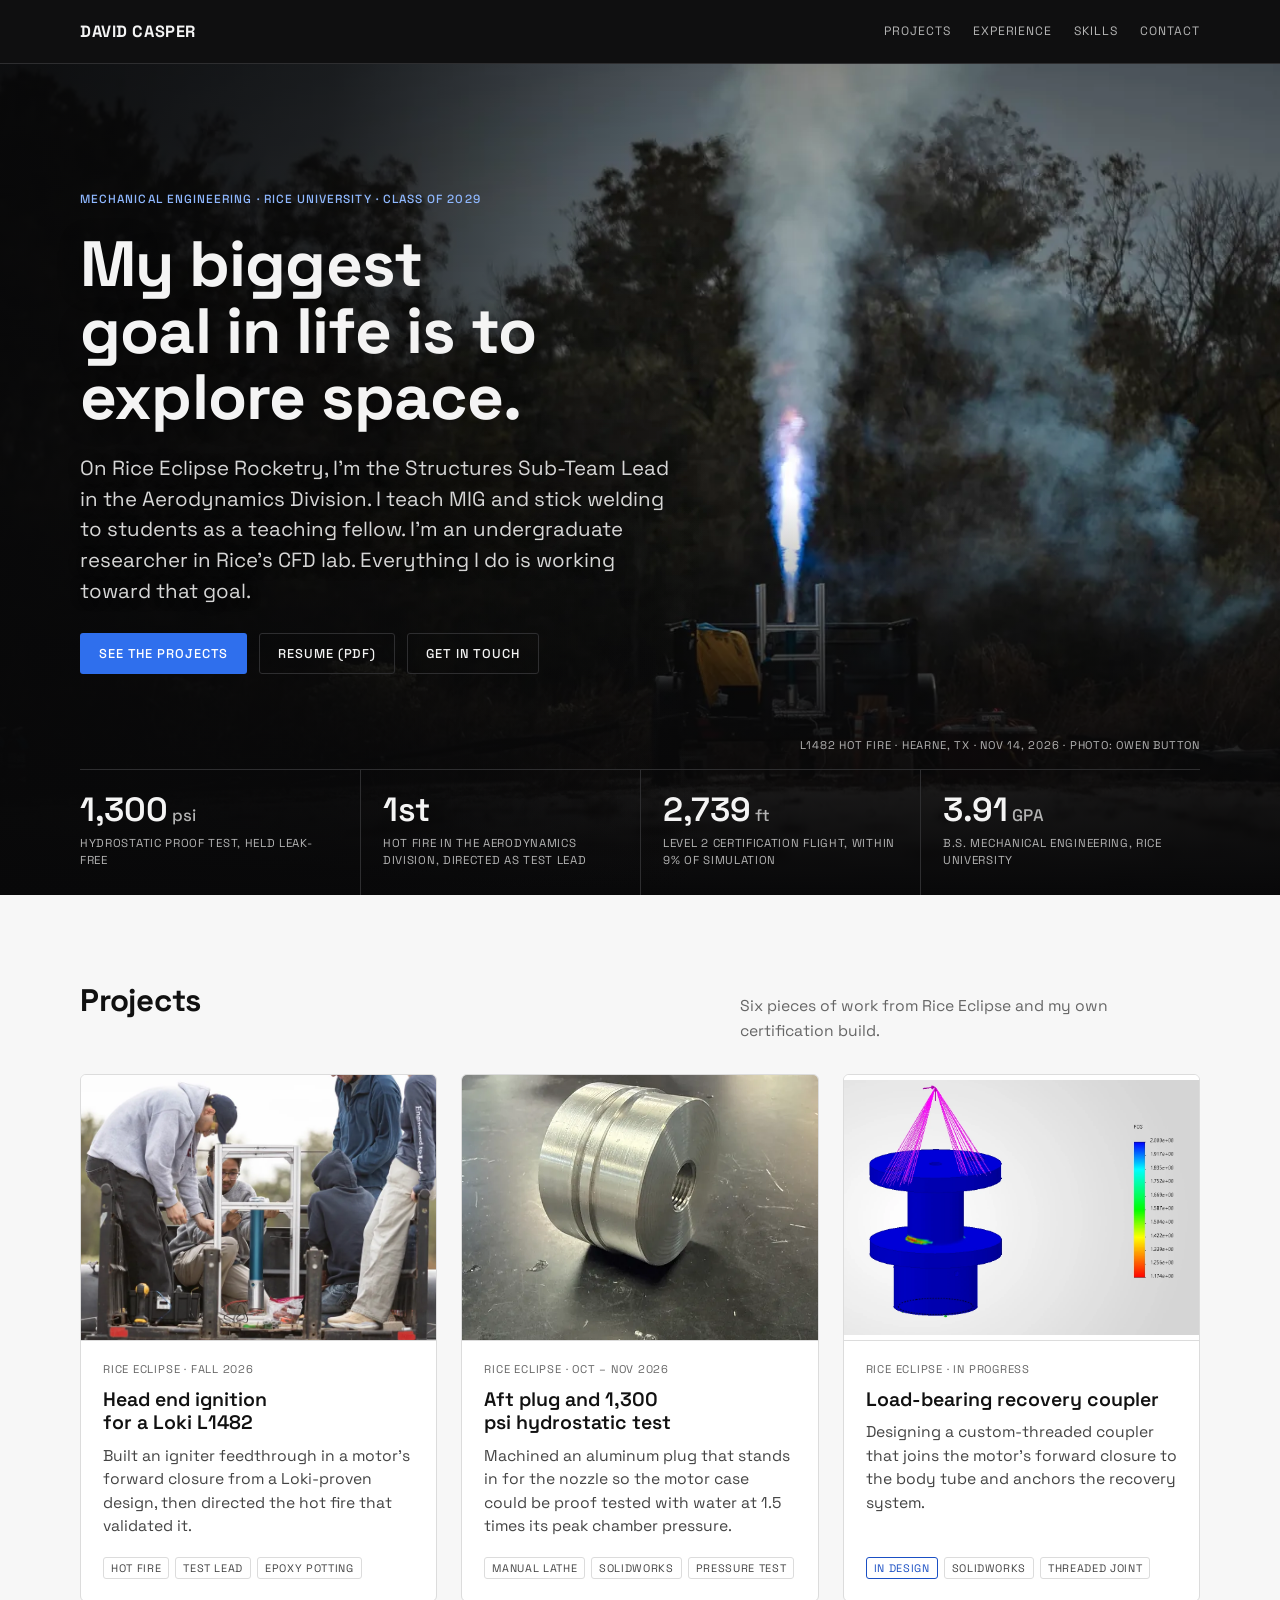
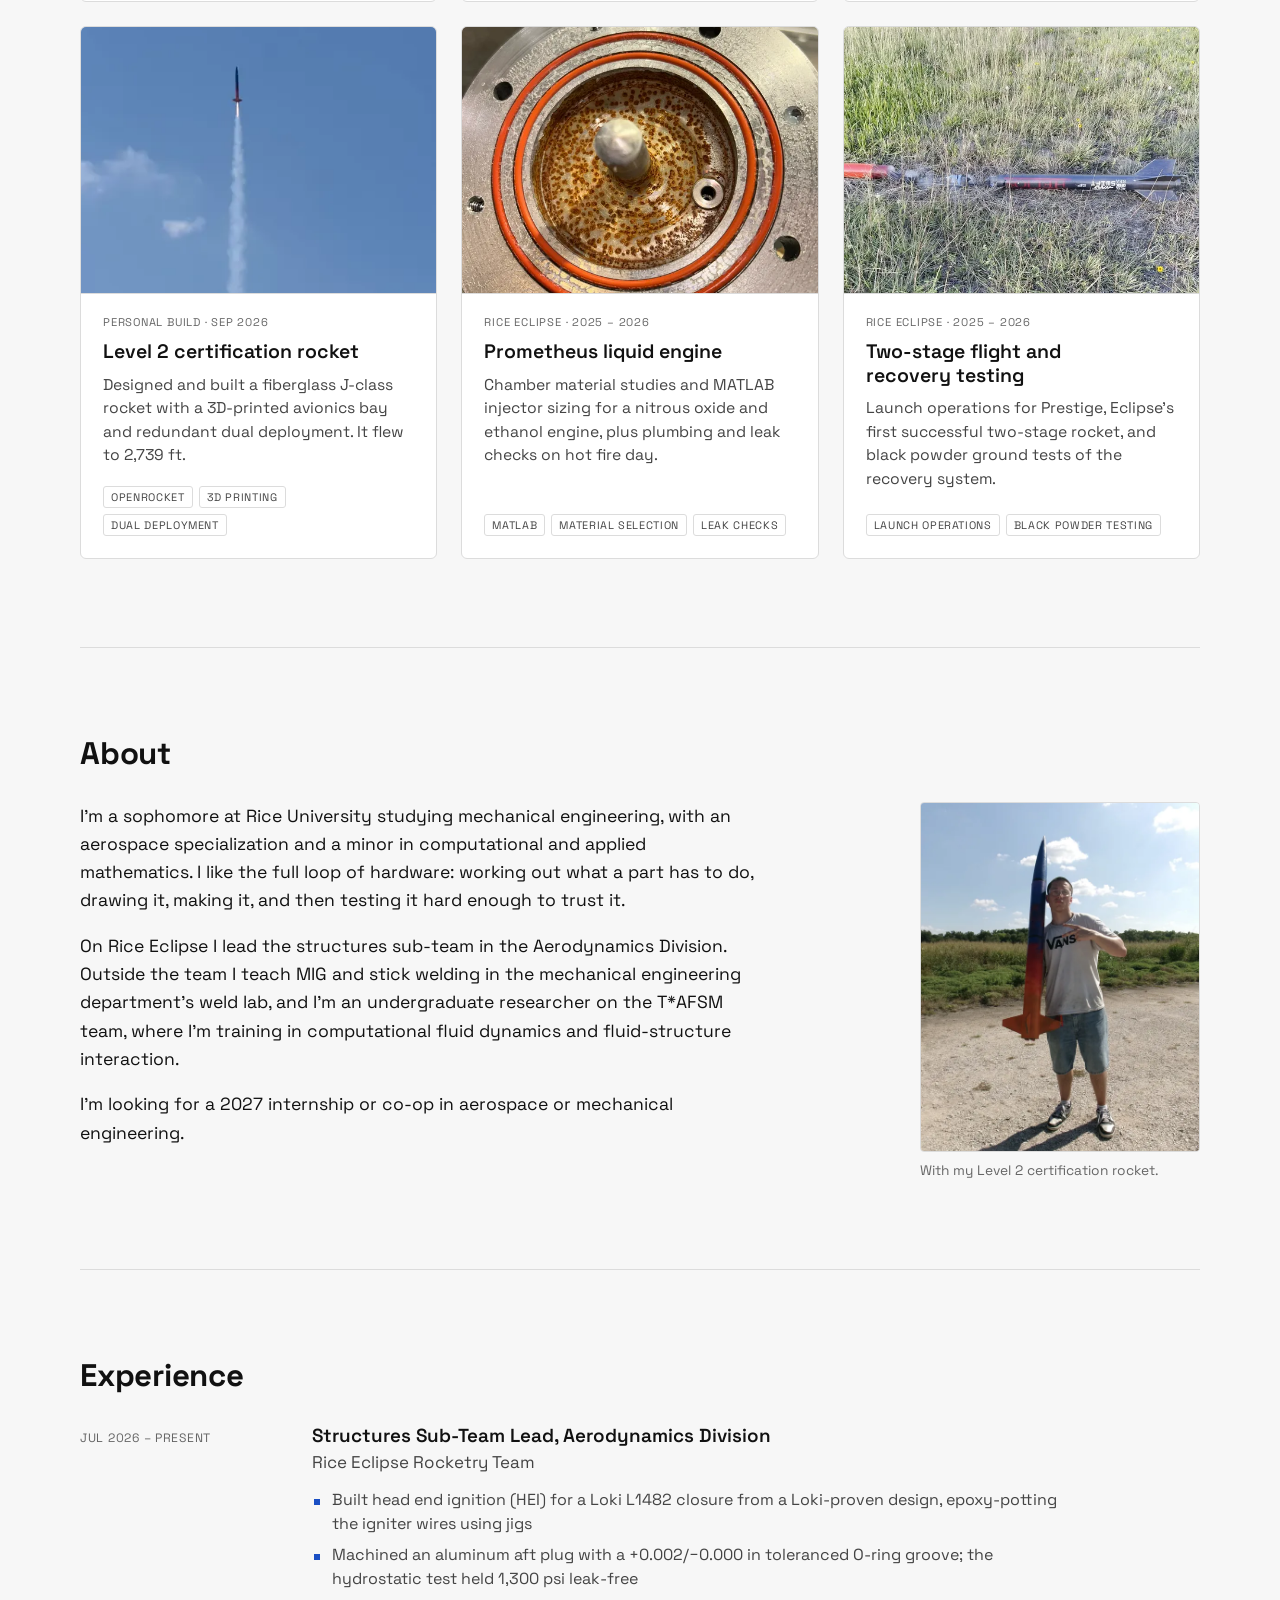
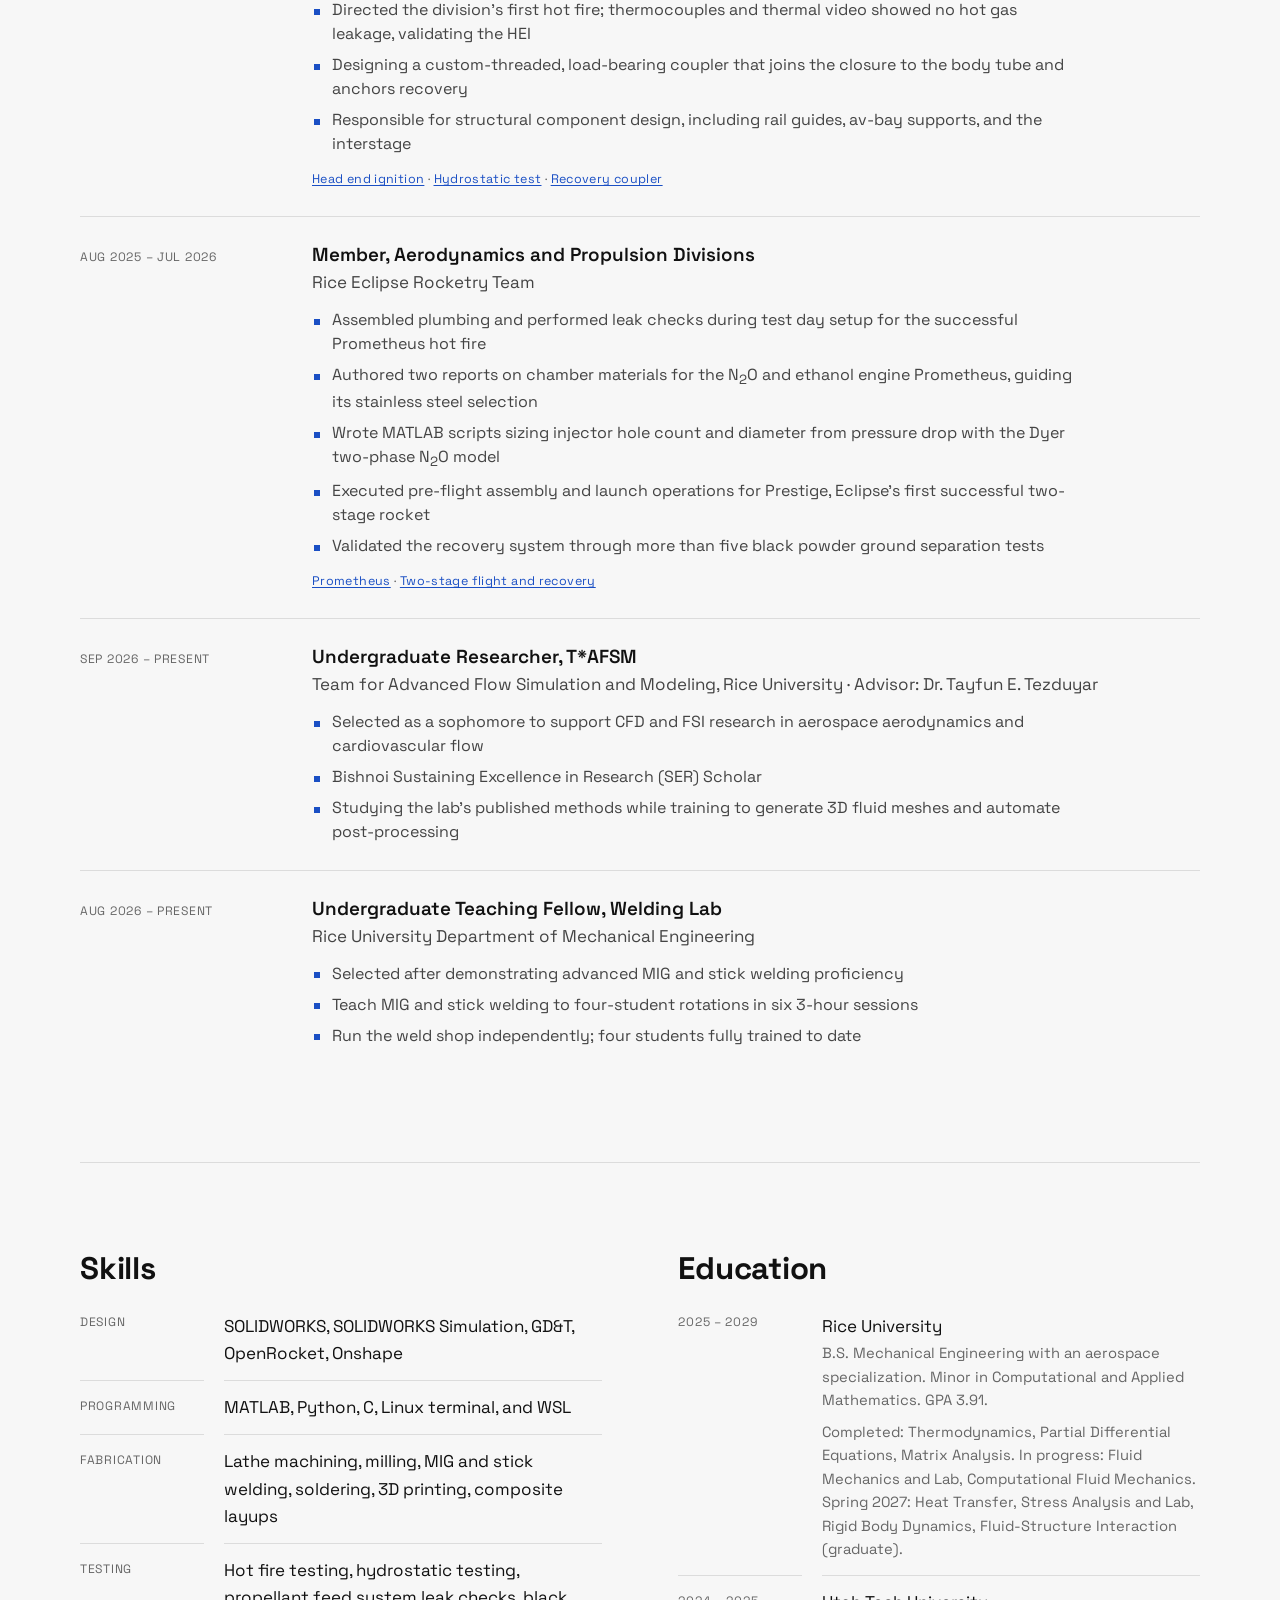
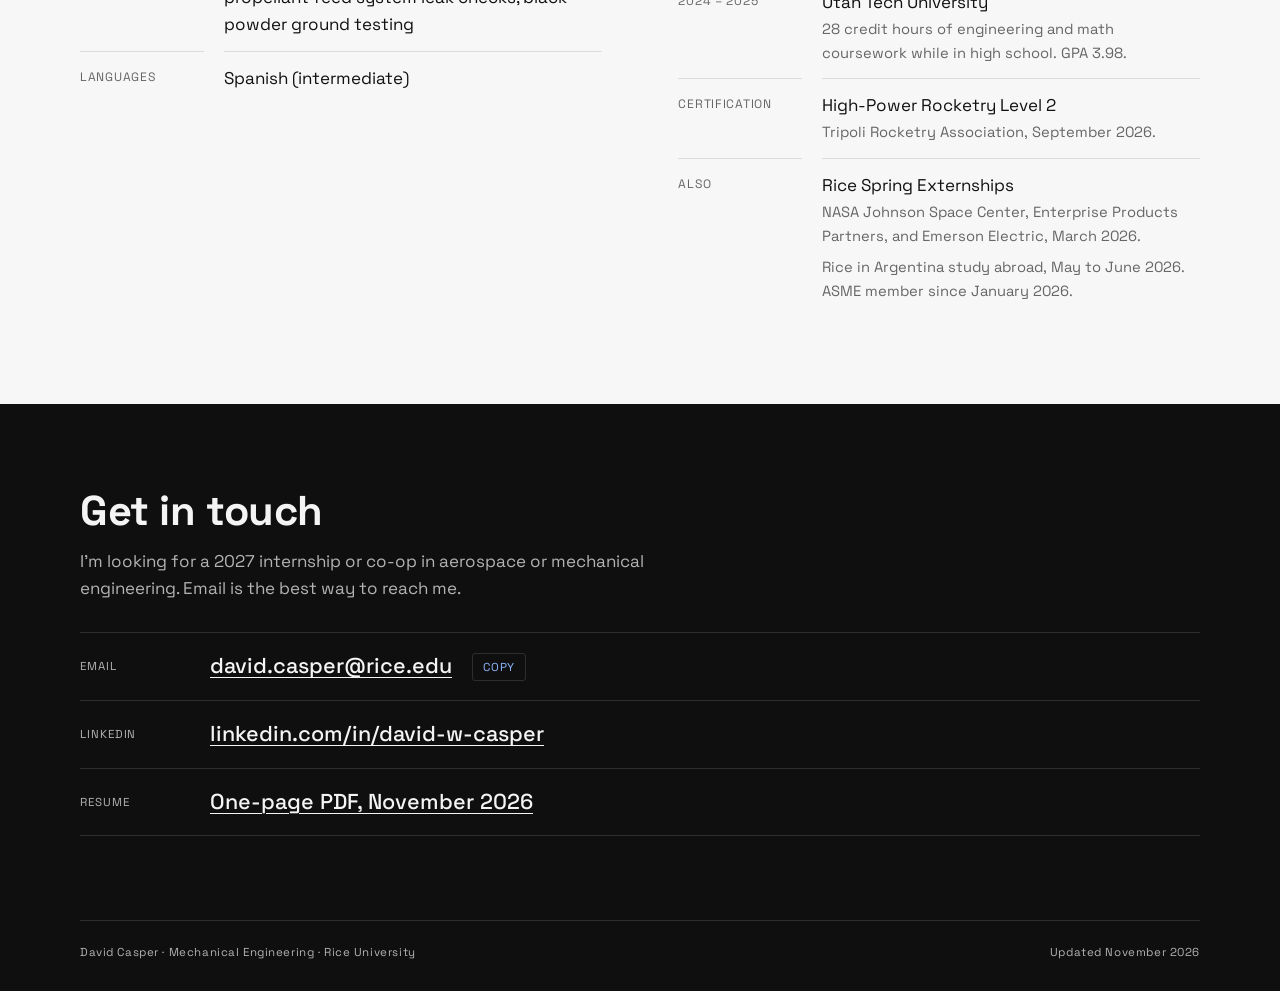
<file: index.html>
<!doctype html>
<html lang="en">
<head>
<meta charset="utf-8">
<meta name="viewport" content="width=device-width, initial-scale=1, viewport-fit=cover">
<title>David Casper | Mechanical Engineering Portfolio</title>
<meta name="description" content="David Casper is a mechanical engineering student at Rice University and Structures Sub-Team Lead on Rice Eclipse Rocketry. Projects: head end ignition, hydrostatic testing, a Level 2 rocket and more.">
<meta property="og:type" content="website">
<meta property="og:title" content="David Casper | Mechanical Engineering Portfolio">
<meta property="og:description" content="David Casper is a mechanical engineering student at Rice University and Structures Sub-Team Lead on Rice Eclipse Rocketry. Projects: head end ignition, hydrostatic testing, a Level 2 rocket and more.">
<link rel="icon" href="favicon.svg" type="image/svg+xml">
<link rel="preconnect" href="https://fonts.googleapis.com">
<link rel="preconnect" href="https://fonts.gstatic.com" crossorigin>
<link rel="stylesheet" href="https://fonts.googleapis.com/css2?family=Space+Grotesk:wght@300..700&family=Noto+Sans+Math&display=swap">
<link rel="stylesheet" href="assets/site.css">
</head>
<body>
<a class="skip" href="#main">Skip to content</a><header class="band site-head" id="top"><div class="wrap head-row"><a class="brand" href="#top">David Casper</a><nav class="site-nav" aria-label="Primary"><a href="#projects">Projects</a><a href="#experience">Experience</a><a href="#skills">Skills</a><a href="#contact">Contact</a></nav></div></header>
<main id="main">
<section class="band hero">
  <div class="hero-bg"><img fetchpriority="high" src="assets/img/hero-burn-1000.webp" srcset="assets/img/hero-burn-1000.webp 1000w, assets/img/hero-burn-1600.webp 1600w, assets/img/hero-burn-2400.webp 2400w" sizes="100vw" width="1000" height="562" alt="The L1482 motor firing nozzle-up on the trailer test stand at dusk, a blue-white plume rising against dark trees" class="hero-img" decoding="async"></div>
  <div class="wrap hero-inner">
    <div class="hero-copy">
      <p class="eyebrow">Mechanical engineering · Rice University · Class of 2029</p>
      <h1>My biggest goal in life is to explore space.</h1>
      <p class="lead">On Rice Eclipse Rocketry, I’m the Structures Sub-Team Lead in the Aerodynamics Division. I teach MIG and stick welding to students as a teaching fellow. I’m an undergraduate researcher in Rice’s CFD lab. Everything I do is working toward that goal.</p>
      <p class="cta-row"><a class="btn btn-primary" href="#projects">See the projects</a><a class="btn btn-ghost" href="assets/david-casper-resume.pdf" target="_blank" rel="noopener">Resume (PDF)</a><a class="btn btn-ghost" href="#contact">Get in touch</a></p>
    </div>
    <p class="hero-credit">L1482 hot fire · Hearne, TX · Nov 14, 2026 · Photo: Owen Button</p>
    <dl class="glance">
      <div><dd>1,300<small>psi</small></dd><dt>Hydrostatic proof test, held leak-free</dt></div>
      <div><dd>1st</dd><dt>Hot fire in the Aerodynamics Division, directed as test lead</dt></div>
      <div><dd>2,739<small>ft</small></dd><dt>Level 2 certification flight, within 9% of simulation</dt></div>
      <div><dd>3.91<small>GPA</small></dd><dt>B.S. Mechanical Engineering, Rice University</dt></div>
    </dl>
  </div>
</section>

<div class="wrap">
<section class="section" id="projects">
  <div class="section-head"><h2>Projects</h2><p>Six pieces of work from Rice Eclipse and my own certification build.</p></div>
  <ul class="cards"><li class="card"><div class="card-media "><img src="assets/img/hotfire-team-stand-800.webp" srcset="assets/img/hotfire-team-stand-800.webp 800w, assets/img/hotfire-team-stand-1600.webp 1600w" sizes="(max-width: 720px) 92vw, 370px" width="800" height="600" alt="Team members gathered around the motor on the trailer test stand during setup for the hot fire" loading="lazy" decoding="async"></div><div class="card-body"><p class="meta">Rice Eclipse · Fall 2026</p><h3><a href="projects/head-end-ignition.html">Head end ignition for a Loki L1482</a></h3><p>Built an igniter feedthrough in a motor’s forward closure from a Loki-proven design, then directed the hot fire that validated it.</p><ul class="tags"><li class="tag">Hot fire</li><li class="tag">Test lead</li><li class="tag">Epoxy potting</li></ul></div></li><li class="card"><div class="card-media "><img src="assets/img/aftplug-finished-800.webp" srcset="assets/img/aftplug-finished-800.webp 600w, assets/img/aftplug-finished-1600.webp 1200w" sizes="(max-width: 720px) 92vw, 370px" width="600" height="800" alt="Machined aluminum plug with an O-ring groove and a tapped center hole" loading="lazy" decoding="async"></div><div class="card-body"><p class="meta">Rice Eclipse · Oct – Nov 2026</p><h3><a href="projects/hydrostatic-test.html">Aft plug and 1,300 psi hydrostatic test</a></h3><p>Machined an aluminum plug that stands in for the nozzle so the motor case could be proof tested with water at 1.5 times its peak chamber pressure.</p><ul class="tags"><li class="tag">Manual lathe</li><li class="tag">SOLIDWORKS</li><li class="tag">Pressure test</li></ul></div></li><li class="card"><div class="card-media contain"><img src="assets/img/coupler-fos-1100.webp" srcset="assets/img/coupler-fos-1100.webp 1047w" sizes="(max-width: 720px) 92vw, 370px" width="1047" height="752" alt="Factor of safety plot of the coupler from SOLIDWORKS Simulation" loading="lazy" decoding="async"></div><div class="card-body"><p class="meta">Rice Eclipse · In progress</p><h3><a href="projects/recovery-coupler.html">Load-bearing recovery coupler</a></h3><p>Designing a custom-threaded coupler that joins the motor’s forward closure to the body tube and anchors the recovery system.</p><ul class="tags"><li class="tag status">In design</li><li class="tag">SOLIDWORKS</li><li class="tag">Threaded joint</li></ul></div></li><li class="card"><div class="card-media pos-upper"><img src="assets/img/l2-launch-poster-720.webp" srcset="assets/img/l2-launch-poster-720.webp 405w, assets/img/l2-launch-poster-1080.webp 607w" sizes="(max-width: 720px) 92vw, 370px" width="405" height="720" alt="Rocket climbing on a column of white smoke against a blue sky" loading="lazy" decoding="async"></div><div class="card-body"><p class="meta">Personal build · Sep 2026</p><h3><a href="projects/level-2-rocket.html">Level 2 certification rocket</a></h3><p>Designed and built a fiberglass J-class rocket with a 3D-printed avionics bay and redundant dual deployment. It flew to 2,739 ft.</p><ul class="tags"><li class="tag">OpenRocket</li><li class="tag">3D printing</li><li class="tag">Dual deployment</li></ul></div></li><li class="card"><div class="card-media "><img src="assets/img/prometheus-injector-800.webp" srcset="assets/img/prometheus-injector-800.webp 600w, assets/img/prometheus-injector-1600.webp 1200w" sizes="(max-width: 720px) 92vw, 370px" width="600" height="800" alt="Steel injector face with two orange O-rings" loading="lazy" decoding="async"></div><div class="card-body"><p class="meta">Rice Eclipse · 2025 – 2026</p><h3><a href="projects/prometheus.html">Prometheus liquid engine</a></h3><p>Chamber material studies and MATLAB injector sizing for a nitrous oxide and ethanol engine, plus plumbing and leak checks on hot fire day.</p><ul class="tags"><li class="tag">MATLAB</li><li class="tag">Material selection</li><li class="tag">Leak checks</li></ul></div></li><li class="card"><div class="card-media "><img src="assets/img/separation-test-a-poster-800.webp" srcset="assets/img/separation-test-a-poster-800.webp 800w, assets/img/separation-test-a-poster-1280.webp 1280w" sizes="(max-width: 720px) 92vw, 370px" width="800" height="450" alt="Rocket lying on grass as an ejection charge separates its nose section" loading="lazy" decoding="async"></div><div class="card-body"><p class="meta">Rice Eclipse · 2025 – 2026</p><h3><a href="projects/two-stage-recovery.html">Two-stage flight and recovery testing</a></h3><p>Launch operations for Prestige, Eclipse’s first successful two-stage rocket, and black powder ground tests of the recovery system.</p><ul class="tags"><li class="tag">Launch operations</li><li class="tag">Black powder testing</li></ul></div></li></ul>
</section>

<section class="section" id="about">
  <div class="section-head"><h2>About</h2></div>
  <div class="about-grid">
    <div class="copy">
      <p>I’m a sophomore at Rice University studying mechanical engineering, with an aerospace specialization and a minor in computational and applied mathematics. I like the full loop of hardware: working out what a part has to do, drawing it, making it, and then testing it hard enough to trust it.</p>
      <p>On Rice Eclipse I lead the structures sub-team in the Aerodynamics Division. Outside the team I teach MIG and stick welding in the mechanical engineering department’s weld lab, and I’m an undergraduate researcher on the T*AFSM team, where I’m training in computational fluid dynamics and fluid-structure interaction.</p>
      <p>I’m looking for a 2027 internship or co-op in aerospace or mechanical engineering.</p>
    </div>
    <figure class="about-photo">
      <img src="assets/img/l2-rocket-800.webp" srcset="assets/img/l2-rocket-800.webp 600w, assets/img/l2-rocket-1600.webp 1200w" sizes="280px" width="600" height="800" alt="David Casper standing in a field holding his blue and orange Level 2 rocket" loading="lazy" decoding="async">
      <figcaption>With my Level 2 certification rocket.</figcaption>
    </figure>
  </div>
</section>

<section class="section" id="experience">
  <div class="section-head"><h2>Experience</h2></div>
  <ul class="rows"><li class="row"><p class="when">Jul 2026 – Present</p><div><h3>Structures Sub-Team Lead, Aerodynamics Division</h3><p class="org">Rice Eclipse Rocketry Team</p><ul><li>Built head end ignition (HEI) for a Loki L1482 closure from a Loki-proven design, epoxy-potting the igniter wires using jigs</li><li>Machined an aluminum aft plug with a +0.002/−0.000 in toleranced O-ring groove; the hydrostatic test held 1,300 psi leak-free</li><li>Directed the division’s first hot fire; thermocouples and thermal video showed no hot gas leakage, validating the HEI</li><li>Designing a custom-threaded, load-bearing coupler that joins the closure to the body tube and anchors recovery</li><li>Responsible for structural component design, including rail guides, av-bay supports, and the interstage</li></ul><p class="inline-links"><a href="projects/head-end-ignition.html">Head end ignition</a> &middot; <a href="projects/hydrostatic-test.html">Hydrostatic test</a> &middot; <a href="projects/recovery-coupler.html">Recovery coupler</a></p></div></li><li class="row"><p class="when">Aug 2025 – Jul 2026</p><div><h3>Member, Aerodynamics and Propulsion Divisions</h3><p class="org">Rice Eclipse Rocketry Team</p><ul><li>Assembled plumbing and performed leak checks during test day setup for the successful Prometheus hot fire</li><li>Authored two reports on chamber materials for the N<sub>2</sub>O and ethanol engine Prometheus, guiding its stainless steel selection</li><li>Wrote MATLAB scripts sizing injector hole count and diameter from pressure drop with the Dyer two-phase N<sub>2</sub>O model</li><li>Executed pre-flight assembly and launch operations for Prestige, Eclipse’s first successful two-stage rocket</li><li>Validated the recovery system through more than five black powder ground separation tests</li></ul><p class="inline-links"><a href="projects/prometheus.html">Prometheus</a> &middot; <a href="projects/two-stage-recovery.html">Two-stage flight and recovery</a></p></div></li><li class="row"><p class="when">Sep 2026 – Present</p><div><h3>Undergraduate Researcher, T*AFSM</h3><p class="org">Team for Advanced Flow Simulation and Modeling, Rice University · Advisor: Dr. Tayfun E. Tezduyar</p><ul><li>Selected as a sophomore to support CFD and FSI research in aerospace aerodynamics and cardiovascular flow</li><li>Bishnoi Sustaining Excellence in Research (SER) Scholar</li><li>Studying the lab’s published methods while training to generate 3D fluid meshes and automate post-processing</li></ul></div></li><li class="row"><p class="when">Aug 2026 – Present</p><div><h3>Undergraduate Teaching Fellow, Welding Lab</h3><p class="org">Rice University Department of Mechanical Engineering</p><ul><li>Selected after demonstrating advanced MIG and stick welding proficiency</li><li>Teach MIG and stick welding to four-student rotations in six 3-hour sessions</li><li>Run the weld shop independently; four students fully trained to date</li></ul></div></li></ul>
</section>

<section class="section" id="skills">
  <div class="two-col">
    <div>
      <h2 class="h2">Skills</h2>
      <dl class="spec">
        <dt>Design</dt><dd>SOLIDWORKS, SOLIDWORKS Simulation, GD&amp;T, OpenRocket, Onshape</dd>
        <dt>Programming</dt><dd>MATLAB, Python, C, Linux terminal, and WSL</dd>
        <dt>Fabrication</dt><dd>Lathe machining, milling, MIG and stick welding, soldering, 3D printing, composite layups</dd>
        <dt>Testing</dt><dd>Hot fire testing, hydrostatic testing, propellant feed system leak checks, black powder ground testing</dd>
        <dt>Languages</dt><dd>Spanish (intermediate)</dd>
      </dl>
    </div>
    <div>
      <h2 class="h2">Education</h2>
      <dl class="spec">
        <dt>2025 – 2029</dt>
        <dd>Rice University
          <small>B.S. Mechanical Engineering with an aerospace specialization. Minor in Computational and Applied Mathematics. GPA 3.91.</small>
          <small>Completed: Thermodynamics, Partial Differential Equations, Matrix Analysis. In progress: Fluid Mechanics and Lab, Computational Fluid Mechanics. Spring 2027: Heat Transfer, Stress Analysis and Lab, Rigid Body Dynamics, Fluid-Structure Interaction (graduate).</small></dd>
        <dt>2024 – 2025</dt>
        <dd>Utah Tech University
          <small>28 credit hours of engineering and math coursework while in high school. GPA 3.98.</small></dd>
        <dt>Certification</dt>
        <dd>High-Power Rocketry Level 2
          <small>Tripoli Rocketry Association, September 2026.</small></dd>
        <dt>Also</dt>
        <dd>Rice Spring Externships
          <small>NASA Johnson Space Center, Enterprise Products Partners, and Emerson Electric, March 2026.</small>
          <small>Rice in Argentina study abroad, May to June 2026. ASME member since January 2026.</small></dd>
      </dl>
    </div>
  </div>
</section>
</div>

<section class="band" id="contact">
  <div class="wrap contact">
    <h2>Get in touch</h2>
    <p>I’m looking for a 2027 internship or co-op in aerospace or mechanical engineering. Email is the best way to reach me.</p>
    <div class="contact-lines">
      <div class="contact-line"><span class="label">Email</span><a class="value" id="email-value" href="mailto:david.casper@rice.edu">david.casper@rice.edu</a><button type="button" class="copy-btn" data-copy="david.casper@rice.edu" aria-controls="email-value">Copy</button></div>
      <div class="contact-line"><span class="label">LinkedIn</span><a class="value" href="https://www.linkedin.com/in/david-w-casper" rel="noopener">linkedin.com/in/david-w-casper</a></div>
      <div class="contact-line"><span class="label">Resume</span><a class="value" href="assets/david-casper-resume.pdf" target="_blank" rel="noopener">One-page PDF, November 2026</a></div>
    </div>
  </div>
</section>
</main>
<footer class="band"><div class="wrap"><div class="site-foot"><span>David Casper · Mechanical Engineering · Rice University</span><span>Updated November 2026</span></div></div></footer>
<script src="assets/site.js"></script>
</body>
</html>
</file>
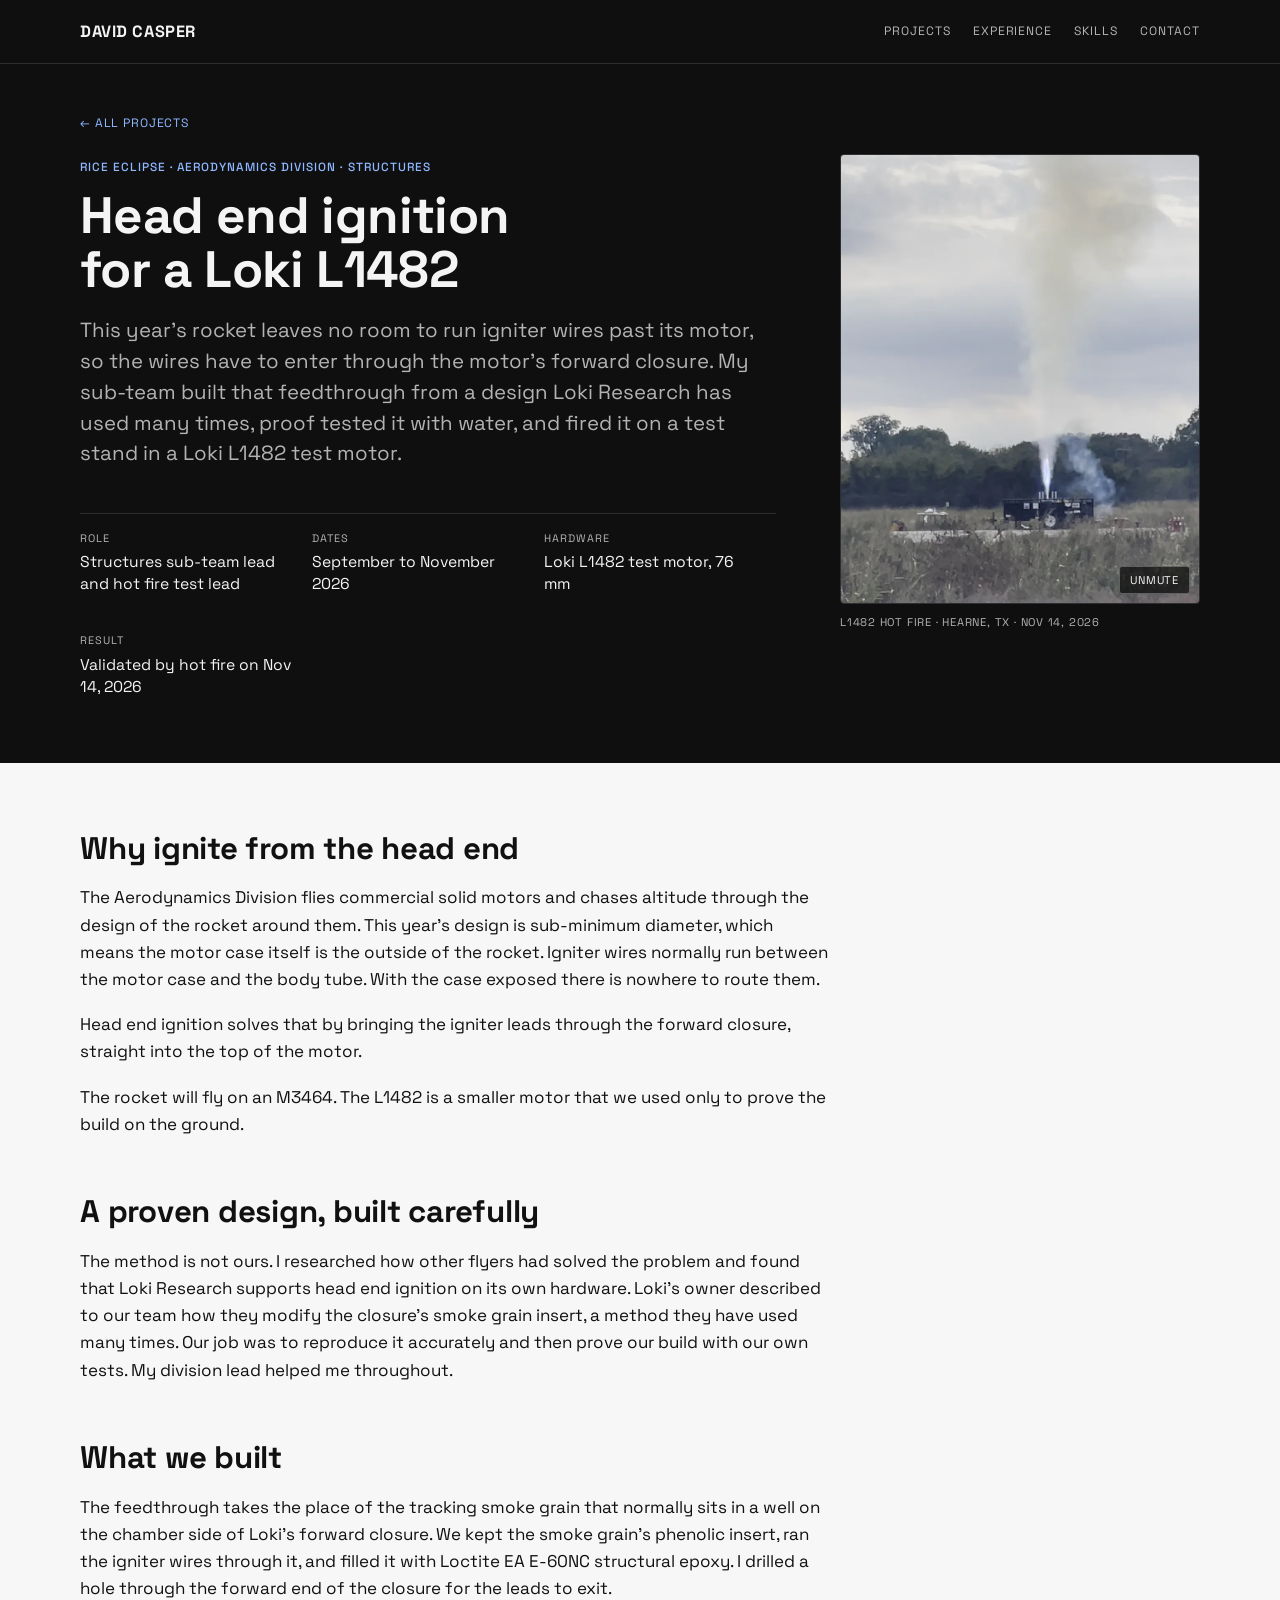
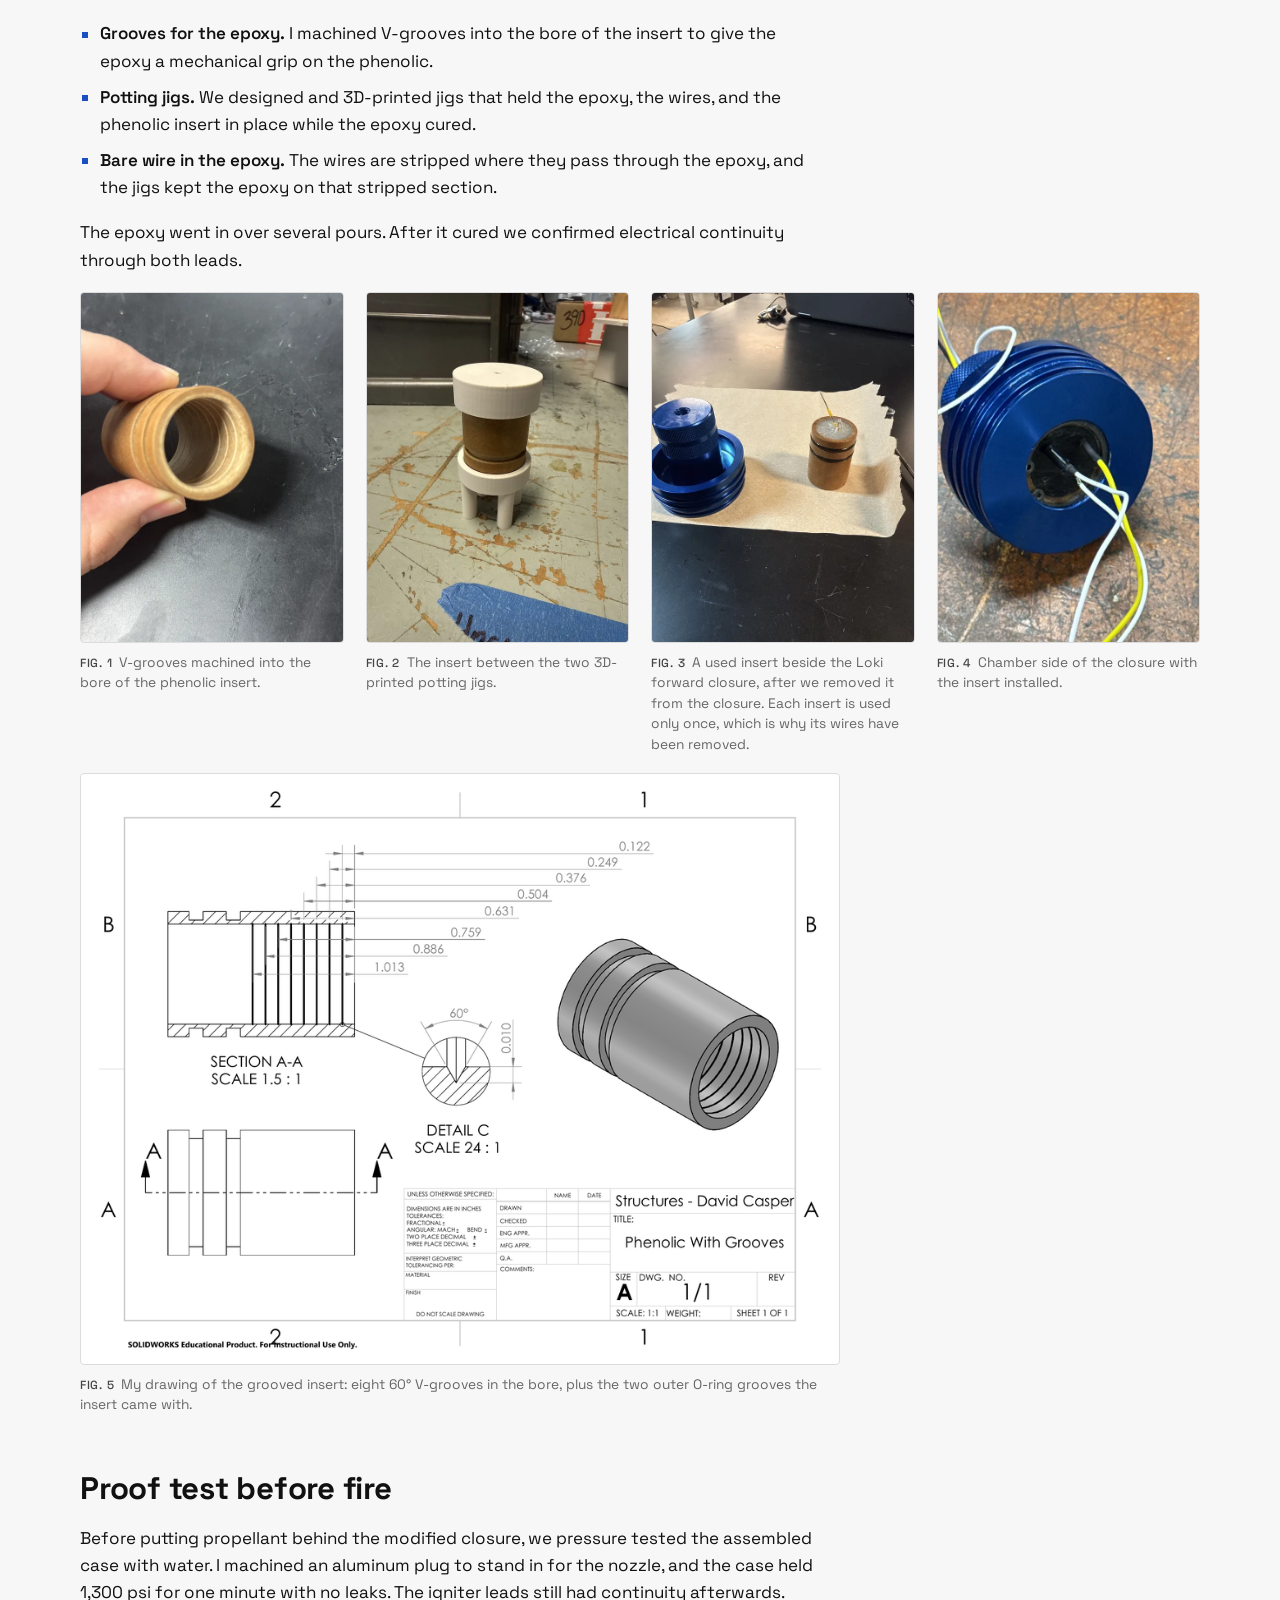
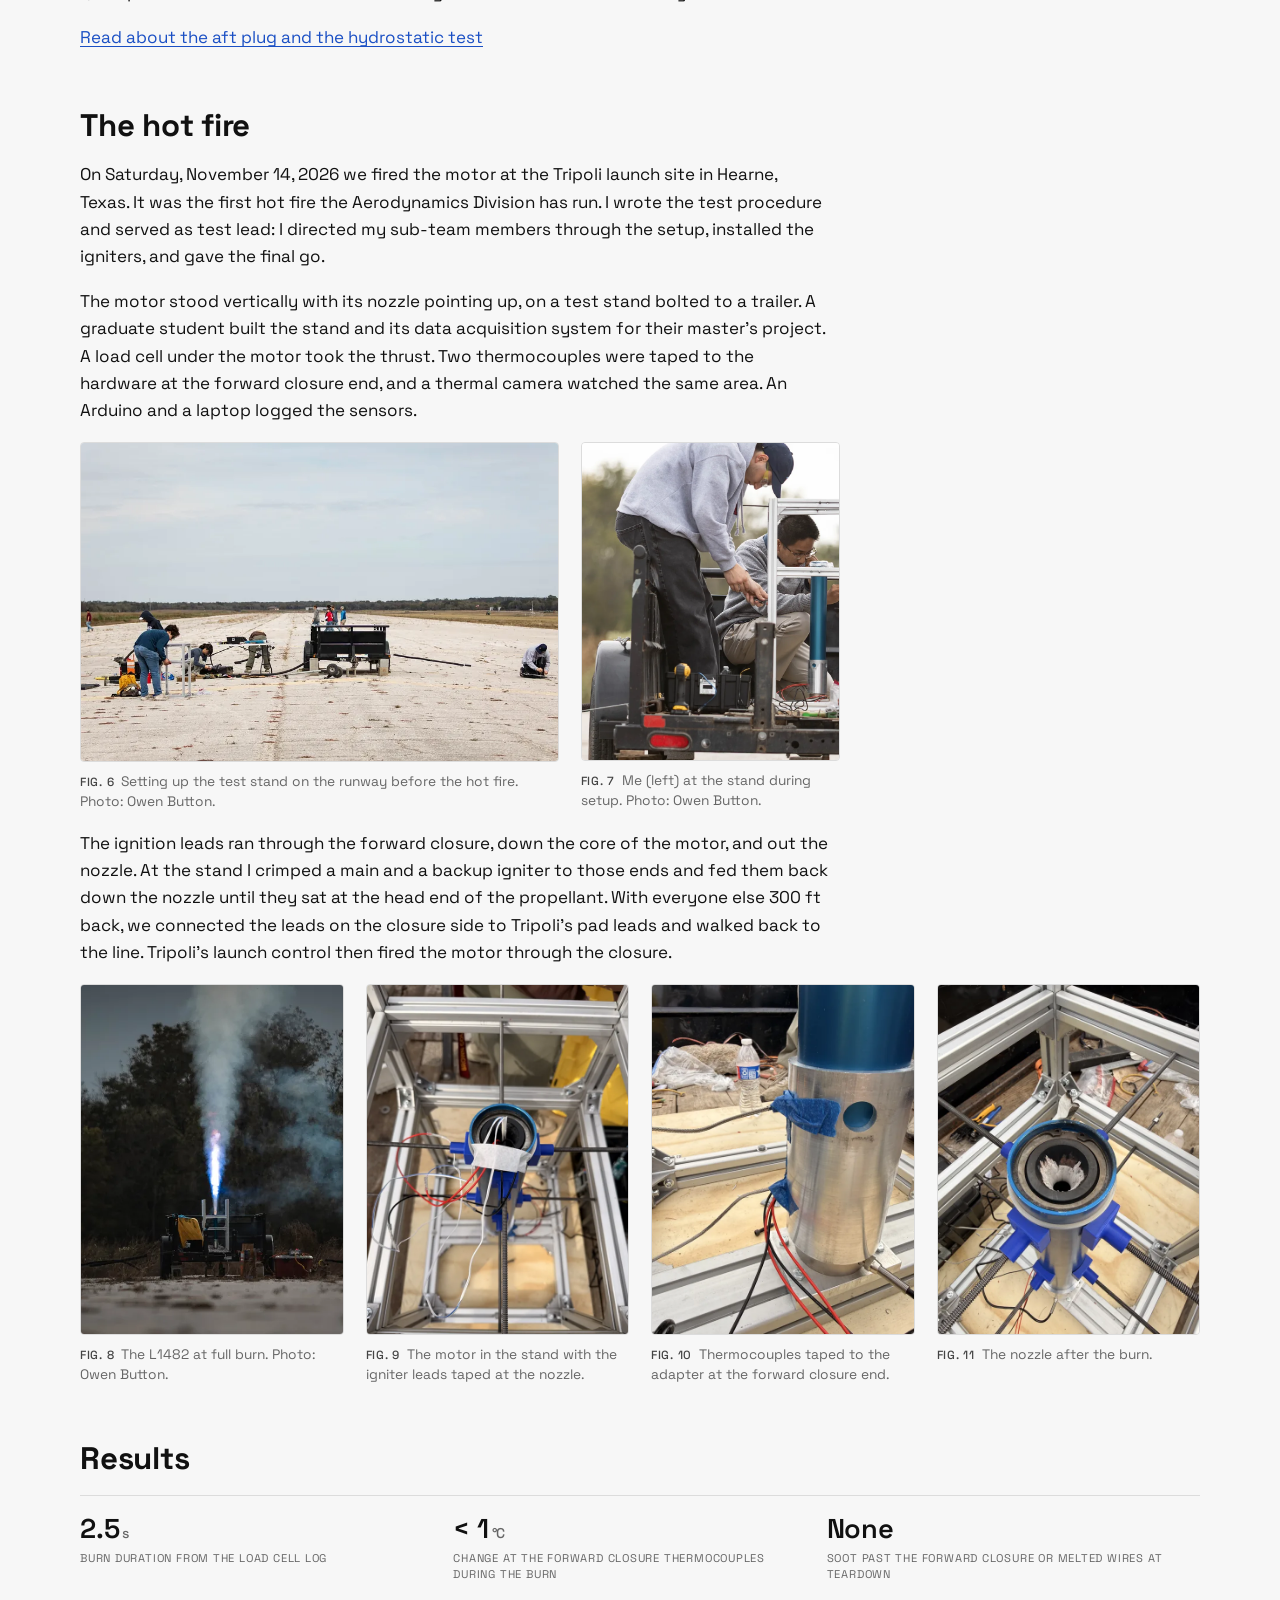
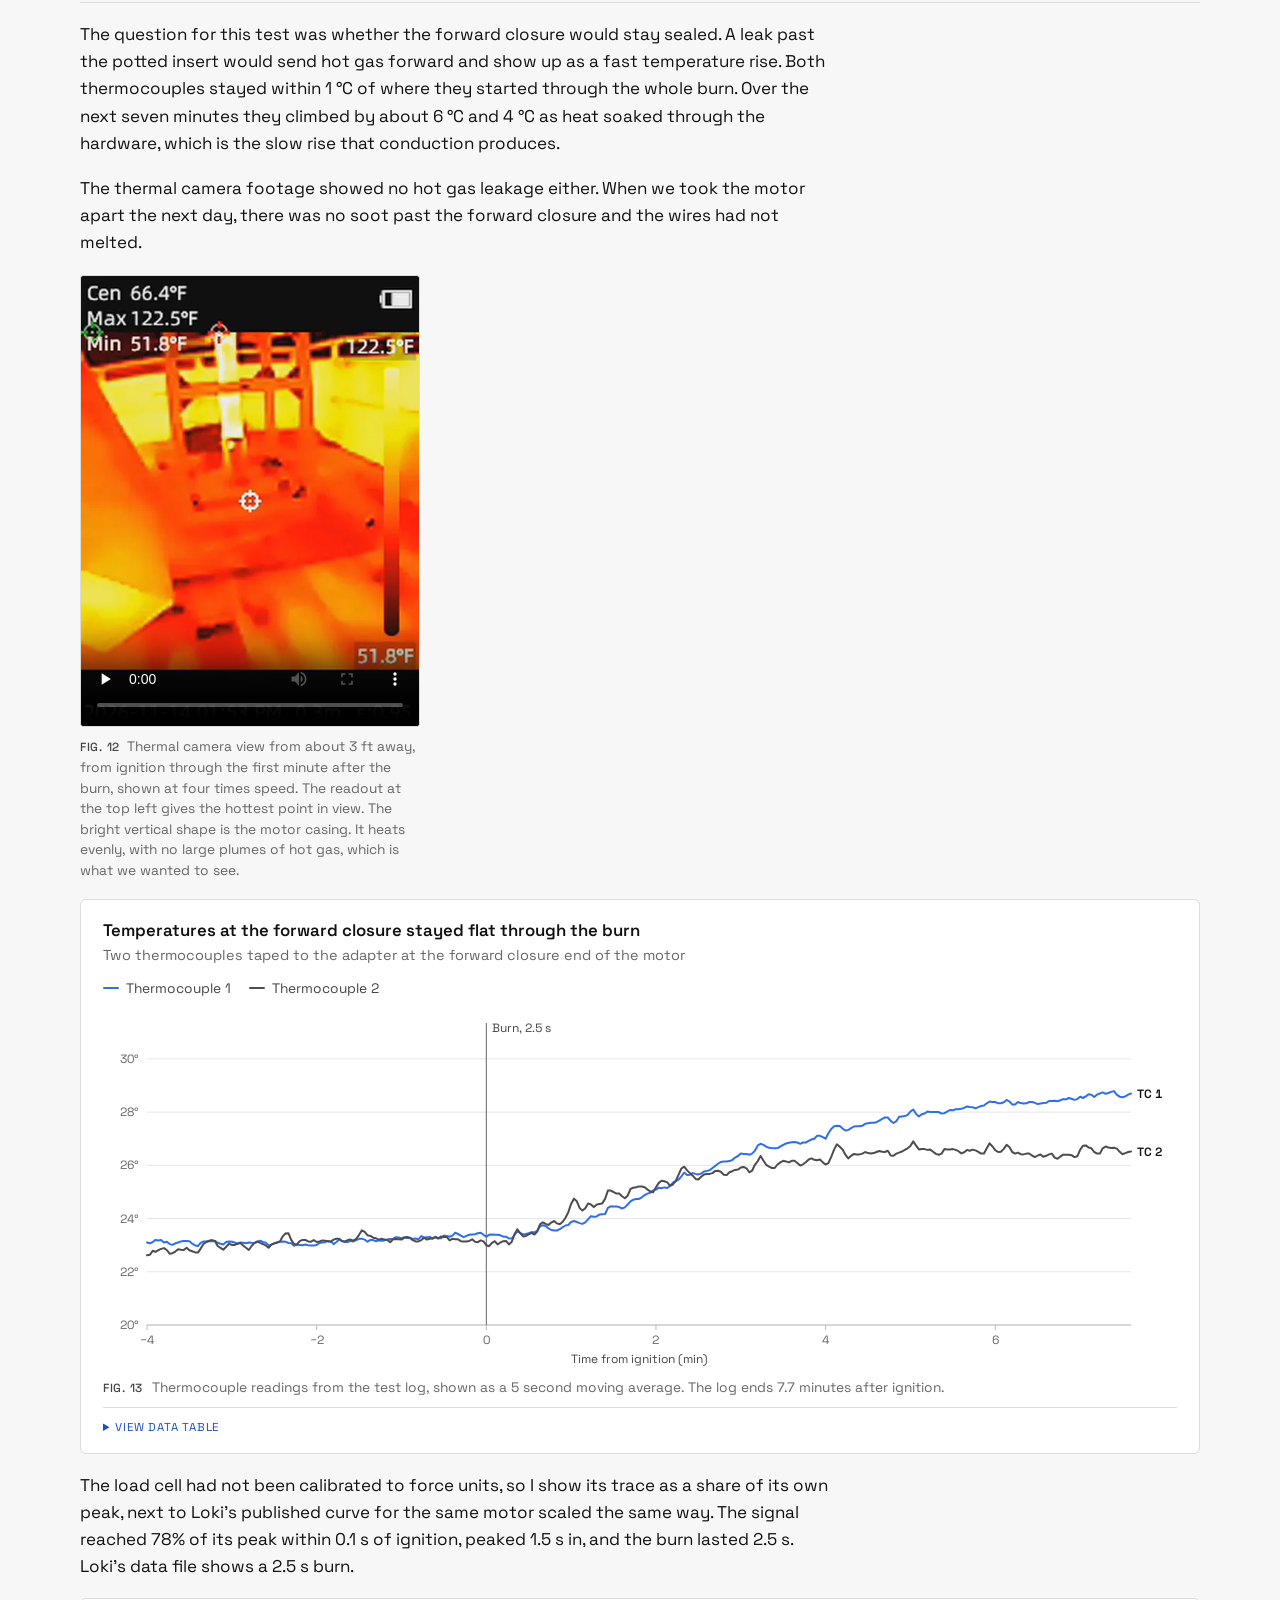
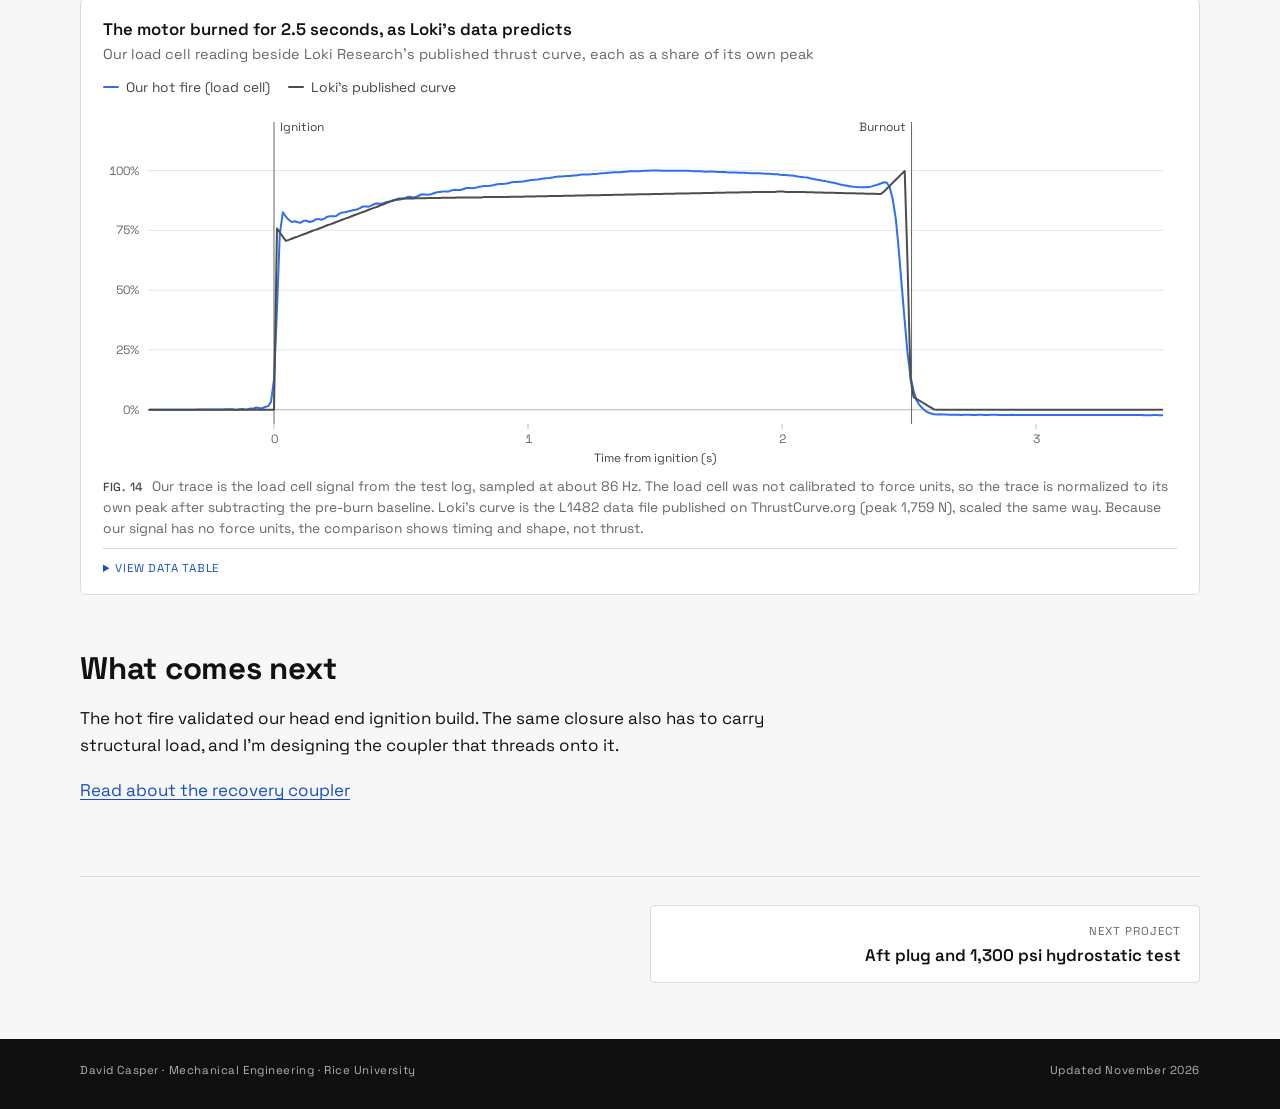
<file: projects/head-end-ignition.html>
<!doctype html>
<html lang="en">
<head>
<meta charset="utf-8">
<meta name="viewport" content="width=device-width, initial-scale=1, viewport-fit=cover">
<title>Head end ignition for a Loki L1482 | David Casper</title>
<meta name="description" content="How a Rice Eclipse sub-team built head end ignition for a Loki L1482 motor and validated it with a hydrostatic test and a hot fire.">
<meta property="og:type" content="website">
<meta property="og:title" content="Head end ignition for a Loki L1482 | David Casper">
<meta property="og:description" content="How a Rice Eclipse sub-team built head end ignition for a Loki L1482 motor and validated it with a hydrostatic test and a hot fire.">
<link rel="icon" href="../favicon.svg" type="image/svg+xml">
<link rel="preconnect" href="https://fonts.googleapis.com">
<link rel="preconnect" href="https://fonts.gstatic.com" crossorigin>
<link rel="stylesheet" href="https://fonts.googleapis.com/css2?family=Space+Grotesk:wght@300..700&family=Noto+Sans+Math&display=swap">
<link rel="stylesheet" href="../assets/site.css">
</head>
<body>
<a class="skip" href="#main">Skip to content</a><header class="band site-head" id="top"><div class="wrap head-row"><a class="brand" href="../index.html">David Casper</a><nav class="site-nav" aria-label="Primary"><a href="../index.html#projects">Projects</a><a href="../index.html#experience">Experience</a><a href="../index.html#skills">Skills</a><a href="../index.html#contact">Contact</a></nav></div></header><main id="main"><section class="band"><div class="wrap proj-head has-media"><div class="proj-text"><a class="back" href="../index.html#projects">&larr; All projects</a><p class="eyebrow">Rice Eclipse · Aerodynamics Division · Structures</p><h1>Head end ignition for a Loki L1482</h1><p class="lead">This year’s rocket leaves no room to run igniter wires past its motor, so the wires have to enter through the motor’s forward closure. My sub-team built that feedthrough from a design Loki Research has used many times, proof tested it with water, and fired it on a test stand in a Loki L1482 test motor.</p><dl class="tb"><div><dt>Role</dt><dd>Structures sub-team lead and hot fire test lead</dd></div><div><dt>Dates</dt><dd>September to November 2026</dd></div><div><dt>Hardware</dt><dd>Loki L1482 test motor, 76 mm</dd></div><div><dt>Result</dt><dd>Validated by hot fire on Nov 14, 2026</dd></div></dl></div><figure class="proj-media portrait"><div class="hero-frame"><video autoplay muted loop playsinline poster="../assets/img/hotfire-l1482-poster-1080.webp" width="720" height="900" aria-label="Static fire of the Loki L1482 motor on the test stand, November 14, 2026"><source src="../assets/video/hotfire-l1482.mp4" type="video/mp4"></video><button type="button" class="sound-btn" data-sound aria-label="Unmute the video">Unmute</button></div><figcaption>L1482 hot fire · Hearne, TX · Nov 14, 2026</figcaption></figure></div></section>
<article class="wrap prose">
<section>
  <h2>Why ignite from the head end</h2>
  <p>The Aerodynamics Division flies commercial solid motors and chases altitude through the design of the rocket around them. This year’s design is sub-minimum diameter, which means the motor case itself is the outside of the rocket. Igniter wires normally run between the motor case and the body tube. With the case exposed there is nowhere to route them.</p>
  <p>Head end ignition solves that by bringing the igniter leads through the forward closure, straight into the top of the motor.</p>
  <p>The rocket will fly on an M3464. The L1482 is a smaller motor that we used only to prove the build on the ground.</p>
</section>

<section>
  <h2>A proven design, built carefully</h2>
  <p>The method is not ours. I researched how other flyers had solved the problem and found that Loki Research supports head end ignition on its own hardware. Loki’s owner described to our team how they modify the closure’s smoke grain insert, a method they have used many times. Our job was to reproduce it accurately and then prove our build with our own tests. My division lead helped me throughout.</p>
</section>

<section>
  <h2>What we built</h2>
  <p>The feedthrough takes the place of the tracking smoke grain that normally sits in a well on the chamber side of Loki’s forward closure. We kept the smoke grain’s phenolic insert, ran the igniter wires through it, and filled it with Loctite EA E-60NC structural epoxy. I drilled a hole through the forward end of the closure for the leads to exit.</p>
  <ul>
    <li><strong>Grooves for the epoxy.</strong> I machined V-grooves into the bore of the insert to give the epoxy a mechanical grip on the phenolic.</li>
    <li><strong>Potting jigs.</strong> We designed and 3D-printed jigs that held the epoxy, the wires, and the phenolic insert in place while the epoxy cured.</li>
    <li><strong>Bare wire in the epoxy.</strong> The wires are stripped where they pass through the epoxy, and the jigs kept the epoxy on that stripped section.</li>
  </ul>
  <p>The epoxy went in over several pours. After it cured we confirmed electrical continuity through both leads.</p>
  <div class="figrow">
    <figure class="fig photo"><a class="frame" href="../assets/img/hei-phenolic-grooves-1600.webp" data-caption="Fig. 1. V-grooves machined into the bore of the phenolic insert."><img src="../assets/img/hei-phenolic-grooves-800.webp" srcset="../assets/img/hei-phenolic-grooves-800.webp 600w, ../assets/img/hei-phenolic-grooves-1600.webp 1200w" sizes="(max-width: 640px) 92vw, 420px" width="600" height="800" alt="Hand holding a tan phenolic ring with grooves cut into its inner wall" loading="lazy" decoding="async"></a><figcaption><b>Fig. 1</b>V-grooves machined into the bore of the phenolic insert.</figcaption></figure>
    <figure class="fig photo"><a class="frame" href="../assets/img/hei-jigs-1600.webp" data-caption="Fig. 2. The insert between the two 3D-printed potting jigs."><img src="../assets/img/hei-jigs-800.webp" srcset="../assets/img/hei-jigs-800.webp 600w, ../assets/img/hei-jigs-1600.webp 1200w" sizes="(max-width: 640px) 92vw, 420px" width="600" height="800" alt="Phenolic insert held between a white 3D-printed base and cap" loading="lazy" decoding="async"></a><figcaption><b>Fig. 2</b>The insert between the two 3D-printed potting jigs.</figcaption></figure>
    <figure class="fig photo"><a class="frame" href="../assets/img/hei-insert-and-closure-1600.webp" data-caption="Fig. 3. A used insert beside the Loki forward closure, after we removed it from the closure. Each insert is used only once, which is why its wires have been removed."><img src="../assets/img/hei-insert-and-closure-800.webp" srcset="../assets/img/hei-insert-and-closure-800.webp 600w, ../assets/img/hei-insert-and-closure-1600.webp 1200w" sizes="(max-width: 640px) 92vw, 420px" width="600" height="800" alt="Blue anodized forward closure beside a phenolic insert filled with epoxy" loading="lazy" decoding="async"></a><figcaption><b>Fig. 3</b>A used insert beside the Loki forward closure, after we removed it from the closure. Each insert is used only once, which is why its wires have been removed.</figcaption></figure>
    <figure class="fig photo"><a class="frame" href="../assets/img/hei-closure-leads-1600.webp" data-caption="Fig. 4. Chamber side of the closure with the insert installed."><img src="../assets/img/hei-closure-leads-800.webp" srcset="../assets/img/hei-closure-leads-800.webp 600w, ../assets/img/hei-closure-leads-1600.webp 1200w" sizes="(max-width: 640px) 92vw, 420px" width="600" height="800" alt="Chamber side of the forward closure with white and yellow leads exiting the potted insert" loading="lazy" decoding="async"></a><figcaption><b>Fig. 4</b>Chamber side of the closure with the insert installed.</figcaption></figure>
  </div>
  <div class="figrow">
    <figure class="fig sheet medium"><a class="frame" href="../assets/img/dwg-phenolic-insert-1800.webp" data-caption="Fig. 5. My drawing of the grooved insert: eight 60° V-grooves in the bore, plus the two outer O-ring grooves the insert came with."><img src="../assets/img/dwg-phenolic-insert-900.webp" srcset="../assets/img/dwg-phenolic-insert-900.webp 900w, ../assets/img/dwg-phenolic-insert-1800.webp 1800w" sizes="(max-width: 820px) 92vw, 760px" width="900" height="695" alt="Engineering drawing titled Phenolic With Grooves showing a section view with eight grooves and two O-ring grooves" loading="lazy" decoding="async"></a><figcaption><b>Fig. 5</b>My drawing of the grooved insert: eight 60° V-grooves in the bore, plus the two outer O-ring grooves the insert came with.</figcaption></figure>
  </div>
</section>

<section>
  <h2>Proof test before fire</h2>
  <p>Before putting propellant behind the modified closure, we pressure tested the assembled case with water. I machined an aluminum plug to stand in for the nozzle, and the case held 1,300 psi for one minute with no leaks. The igniter leads still had continuity afterwards.</p>
  <p><a href="hydrostatic-test.html">Read about the aft plug and the hydrostatic test</a></p>
</section>

<section>
  <h2>The hot fire</h2>
  <p>On Saturday, November 14, 2026 we fired the motor at the Tripoli launch site in Hearne, Texas. It was the first hot fire the Aerodynamics Division has run. I wrote the test procedure and served as test lead: I directed my sub-team members through the setup, installed the igniters, and gave the final go.</p>
  <p>The motor stood vertically with its nozzle pointing up, on a test stand bolted to a trailer. A graduate student built the stand and its data acquisition system for their master’s project. A load cell under the motor took the thrust. Two thermocouples were taped to the hardware at the forward closure end, and a thermal camera watched the same area. An Arduino and a laptop logged the sensors.</p>
  <div class="figrow pair">
    <figure class="fig " style="--ar: 1.5"><a class="frame" href="../assets/img/hotfire-setup-wide-1600.webp" data-caption="Fig. 6. Setting up the test stand on the runway before the hot fire. Photo: Owen Button."><img src="../assets/img/hotfire-setup-wide-800.webp" srcset="../assets/img/hotfire-setup-wide-800.webp 800w, ../assets/img/hotfire-setup-wide-1600.webp 1600w" sizes="(max-width: 820px) 92vw, 760px" width="800" height="533" alt="Wide view of a concrete runway with the test stand trailer and team members setting up equipment" loading="lazy" decoding="async"></a><figcaption><b>Fig. 6</b>Setting up the test stand on the runway before the hot fire. Photo: Owen Button.</figcaption></figure>
    <figure class="fig " style="--ar: 0.8125"><a class="frame" href="../assets/img/hotfire-stand-install-1300.webp" data-caption="Fig. 7. Me (left) at the stand during setup. Photo: Owen Button."><img src="../assets/img/hotfire-stand-install-800.webp" srcset="../assets/img/hotfire-stand-install-800.webp 800w, ../assets/img/hotfire-stand-install-1300.webp 1300w" sizes="(max-width: 820px) 92vw, 760px" width="800" height="985" alt="David Casper, on the left in a gray sweatshirt and cap, leaning over the test stand on the trailer and working on the motor" loading="lazy" decoding="async"></a><figcaption><b>Fig. 7</b>Me (left) at the stand during setup. Photo: Owen Button.</figcaption></figure>
  </div>
  <p>The ignition leads ran through the forward closure, down the core of the motor, and out the nozzle. At the stand I crimped a main and a backup igniter to those ends and fed them back down the nozzle until they sat at the head end of the propellant. With everyone else 300 ft back, we connected the leads on the closure side to Tripoli’s pad leads and walked back to the line. Tripoli’s launch control then fired the motor through the closure.</p>
  <div class="figrow">
    <figure class="fig photo"><a class="frame" href="../assets/img/hotfire-plume-1600.webp" data-caption="Fig. 8. The L1482 at full burn. Photo: Owen Button."><img src="../assets/img/hotfire-plume-800.webp" srcset="../assets/img/hotfire-plume-800.webp 800w, ../assets/img/hotfire-plume-1600.webp 1600w" sizes="(max-width: 640px) 92vw, 420px" width="800" height="600" alt="The motor firing nozzle-up on the trailer stand, a bright blue-white plume rising against dark trees" loading="lazy" decoding="async"></a><figcaption><b>Fig. 8</b>The L1482 at full burn. Photo: Owen Button.</figcaption></figure>
    <figure class="fig photo"><a class="frame" href="../assets/img/hotfire-stand-top-1600.webp" data-caption="Fig. 9. The motor in the stand with the igniter leads taped at the nozzle."><img src="../assets/img/hotfire-stand-top-800.webp" srcset="../assets/img/hotfire-stand-top-800.webp 600w, ../assets/img/hotfire-stand-top-1600.webp 1200w" sizes="(max-width: 640px) 92vw, 420px" width="600" height="800" alt="Looking down into the test stand at the motor with tape across the nozzle and leads coming out" loading="lazy" decoding="async"></a><figcaption><b>Fig. 9</b>The motor in the stand with the igniter leads taped at the nozzle.</figcaption></figure>
    <figure class="fig photo"><a class="frame" href="../assets/img/hotfire-thermocouples-1600.webp" data-caption="Fig. 10. Thermocouples taped to the adapter at the forward closure end."><img src="../assets/img/hotfire-thermocouples-800.webp" srcset="../assets/img/hotfire-thermocouples-800.webp 600w, ../assets/img/hotfire-thermocouples-1600.webp 1200w" sizes="(max-width: 640px) 92vw, 420px" width="600" height="800" alt="Two thermocouple wires taped with blue tape to an aluminum adapter below the blue motor case" loading="lazy" decoding="async"></a><figcaption><b>Fig. 10</b>Thermocouples taped to the adapter at the forward closure end.</figcaption></figure>
    <figure class="fig photo"><a class="frame" href="../assets/img/hotfire-nozzle-after-1600.webp" data-caption="Fig. 11. The nozzle after the burn."><img src="../assets/img/hotfire-nozzle-after-800.webp" srcset="../assets/img/hotfire-nozzle-after-800.webp 600w, ../assets/img/hotfire-nozzle-after-1600.webp 1200w" sizes="(max-width: 640px) 92vw, 420px" width="600" height="800" alt="Top view of the motor nozzle with white residue after the burn" loading="lazy" decoding="async"></a><figcaption><b>Fig. 11</b>The nozzle after the burn.</figcaption></figure>
  </div>
</section>

<section>
  <h2>Results</h2>
  <dl class="results"><div><dd>2.5<small>s</small></dd><dt>Burn duration from the load cell log</dt></div><div><dd>&lt; 1<small>°C</small></dd><dt>Change at the forward closure thermocouples during the burn</dt></div><div><dd>None</dd><dt>Soot past the forward closure or melted wires at teardown</dt></div></dl>
  <p>The question for this test was whether the forward closure would stay sealed. A leak past the potted insert would send hot gas forward and show up as a fast temperature rise. Both thermocouples stayed within 1 °C of where they started through the whole burn. Over the next seven minutes they climbed by about 6 °C and 4 °C as heat soaked through the hardware, which is the slow rise that conduction produces.</p>
  <p>The thermal camera footage showed no hot gas leakage either. When we took the motor apart the next day, there was no soot past the forward closure and the wires had not melted.</p>
  <div class="figrow">
    <figure class="fig slim"><video controls playsinline preload="none" poster="../assets/img/hotfire-thermal-poster-480.webp" width="480" height="640" aria-label="Thermal camera video of the test stand during the burn and the minute after it"><source src="../assets/video/hotfire-thermal.mp4" type="video/mp4"></video><figcaption><b>Fig. 12</b>Thermal camera view from about 3 ft away, from ignition through the first minute after the burn, shown at four times speed. The readout at the top left gives the hottest point in view. The bright vertical shape is the motor casing. It heats evenly, with no large plumes of hot gas, which is what we wanted to see.</figcaption></figure>
  </div>
  <div class="chart-card"><h3>Temperatures at the forward closure stayed flat through the burn</h3><p class="chart-sub">Two thermocouples taped to the adapter at the forward closure end of the motor</p><p class="chart-legend"><span><i style="--c: var(--series-1)"></i>Thermocouple 1</span><span><i style="--c: var(--series-2)"></i>Thermocouple 2</span></p><div class="chart" data-chart="chart-tc"></div><script type="application/json" id="chart-tc">{"label":"Line chart of two thermocouple temperatures at the forward closure end of the motor. Both stay near 23 degrees Celsius through the burn, then rise slowly to about 29 and 27 degrees over seven minutes.","x":[-4.0,-3.9667,-3.9333,-3.9,-3.8667,-3.8333,-3.8,-3.7667,-3.7333,-3.7,-3.6667,-3.6333,-3.6,-3.5667,-3.5333,-3.5,-3.4667,-3.4333,-3.4,-3.3667,-3.3333,-3.3,-3.2667,-3.2333,-3.2,-3.1667,-3.1333,-3.1,-3.0667,-3.0333,-3.0,-2.9667,-2.9333,-2.9,-2.8667,-2.8333,-2.8,-2.7667,-2.7333,-2.7,-2.6667,-2.6333,-2.6,-2.5667,-2.5333,-2.5,-2.4667,-2.4333,-2.4,-2.3667,-2.3333,-2.3,-2.2667,-2.2333,-2.2,-2.1667,-2.1333,-2.1,-2.0667,-2.0333,-2.0,-1.9667,-1.9333,-1.9,-1.8667,-1.8333,-1.8,-1.7667,-1.7333,-1.7,-1.6667,-1.6333,-1.6,-1.5667,-1.5333,-1.5,-1.4667,-1.4333,-1.4,-1.3667,-1.3333,-1.3,-1.2667,-1.2333,-1.2,-1.1667,-1.1333,-1.1,-1.0667,-1.0333,-1.0,-0.9667,-0.9333,-0.9,-0.8667,-0.8333,-0.8,-0.7667,-0.7333,-0.7,-0.6667,-0.6333,-0.6,-0.5667,-0.5333,-0.5,-0.4667,-0.4333,-0.4,-0.3667,-0.3333,-0.3,-0.2667,-0.2333,-0.2,-0.1667,-0.1333,-0.1,-0.0667,-0.0333,0.0,0.0333,0.0667,0.1,0.1333,0.1667,0.2,0.2333,0.2667,0.3,0.3333,0.3667,0.4,0.4333,0.4667,0.5,0.5333,0.5667,0.6,0.6333,0.6667,0.7,0.7333,0.7667,0.8,0.8333,0.8667,0.9,0.9333,0.9667,1.0,1.0333,1.0667,1.1,1.1333,1.1667,1.2,1.2333,1.2667,1.3,1.3333,1.3667,1.4,1.4333,1.4667,1.5,1.5333,1.5667,1.6,1.6333,1.6667,1.7,1.7333,1.7667,1.8,1.8333,1.8667,1.9,1.9333,1.9667,2.0,2.0333,2.0667,2.1,2.1333,2.1667,2.2,2.2333,2.2667,2.3,2.3333,2.3667,2.4,2.4333,2.4667,2.5,2.5333,2.5667,2.6,2.6333,2.6667,2.7,2.7333,2.7667,2.8,2.8333,2.8667,2.9,2.9333,2.9667,3.0,3.0333,3.0667,3.1,3.1333,3.1667,3.2,3.2333,3.2667,3.3,3.3333,3.3667,3.4,3.4333,3.4667,3.5,3.5333,3.5667,3.6,3.6333,3.6667,3.7,3.7333,3.7667,3.8,3.8333,3.8667,3.9,3.9333,3.9667,4.0,4.0333,4.0667,4.1,4.1333,4.1667,4.2,4.2333,4.2667,4.3,4.3333,4.3667,4.4,4.4333,4.4667,4.5,4.5333,4.5667,4.6,4.6333,4.6667,4.7,4.7333,4.7667,4.8,4.8333,4.8667,4.9,4.9333,4.9667,5.0,5.0333,5.0667,5.1,5.1333,5.1667,5.2,5.2333,5.2667,5.3,5.3333,5.3667,5.4,5.4333,5.4667,5.5,5.5333,5.5667,5.6,5.6333,5.6667,5.7,5.7333,5.7667,5.8,5.8333,5.8667,5.9,5.9333,5.9667,6.0,6.0333,6.0667,6.1,6.1333,6.1667,6.2,6.2333,6.2667,6.3,6.3333,6.3667,6.4,6.4333,6.4667,6.5,6.5333,6.5667,6.6,6.6333,6.6667,6.7,6.7333,6.7667,6.8,6.8333,6.8667,6.9,6.9333,6.9667,7.0,7.0333,7.0667,7.1,7.1333,7.1667,7.2,7.2333,7.2667,7.3,7.3333,7.3667,7.4,7.4333,7.4667,7.5,7.5333,7.5667,7.6],"series":[{"name":"Thermocouple 1","short":"TC 1","color":"--series-1","y":[23.1,23.07,23.12,23.2,23.18,23.19,23.1,23.13,23.04,23.01,23.07,23.1,23.14,23.16,23.16,23.15,23.06,22.99,22.97,23.09,23.14,23.14,23.15,23.15,23.16,23.09,23.05,23.03,23.12,23.14,23.13,23.1,23.05,23.1,23.09,23.07,23.1,23.09,23.08,23.12,23.17,23.12,23.09,23.0,23.01,23.08,23.1,23.13,23.14,23.13,23.08,23.07,22.98,23.02,23.01,23.0,23.02,23.0,22.99,22.99,23.01,23.08,23.1,23.11,23.16,23.14,23.04,23.12,23.21,23.16,23.12,23.12,23.16,23.14,23.19,23.24,23.24,23.21,23.13,23.2,23.19,23.15,23.18,23.17,23.18,23.21,23.23,23.24,23.3,23.29,23.25,23.3,23.27,23.28,23.23,23.25,23.22,23.34,23.28,23.3,23.31,23.24,23.32,23.26,23.26,23.36,23.35,23.32,23.36,23.47,23.42,23.36,23.3,23.35,23.39,23.4,23.41,23.45,23.47,23.39,23.32,23.39,23.4,23.39,23.39,23.37,23.32,23.32,23.25,23.26,23.39,23.52,23.46,23.41,23.42,23.45,23.49,23.48,23.54,23.7,23.75,23.72,23.63,23.57,23.55,23.55,23.6,23.68,23.74,23.76,23.87,23.91,23.87,23.83,23.8,23.86,23.97,24.09,24.07,24.08,24.15,24.16,24.17,24.4,24.46,24.45,24.45,24.43,24.38,24.42,24.53,24.65,24.71,24.73,24.74,24.8,24.88,24.94,24.97,25.06,25.09,25.16,25.14,25.17,25.15,25.23,25.35,25.41,25.46,25.59,25.73,25.64,25.65,25.71,25.68,25.66,25.69,25.77,25.79,25.82,25.9,25.98,26.07,26.13,26.15,26.14,26.16,26.2,26.29,26.35,26.45,26.43,26.43,26.4,26.44,26.55,26.75,26.81,26.77,26.7,26.66,26.65,26.64,26.65,26.71,26.77,26.82,26.85,26.87,26.88,26.86,26.81,26.86,26.86,26.92,26.97,27.0,27.11,27.11,27.06,27.0,27.21,27.37,27.47,27.49,27.48,27.38,27.31,27.33,27.4,27.46,27.47,27.47,27.49,27.56,27.58,27.6,27.6,27.62,27.68,27.75,27.8,27.8,27.67,27.59,27.66,27.83,27.84,27.85,27.9,28.02,28.1,27.93,27.84,27.92,27.95,28.02,28.01,28.0,28.0,28.0,27.95,27.96,28.02,28.08,28.07,28.11,28.11,28.13,28.16,28.21,28.19,28.18,28.14,28.19,28.23,28.25,28.33,28.4,28.38,28.38,28.33,28.33,28.37,28.46,28.4,28.29,28.29,28.38,28.34,28.32,28.33,28.38,28.38,28.35,28.3,28.32,28.34,28.35,28.42,28.42,28.43,28.41,28.45,28.49,28.48,28.53,28.5,28.46,28.49,28.58,28.53,28.59,28.67,28.65,28.57,28.66,28.7,28.74,28.69,28.72,28.76,28.79,28.65,28.58,28.56,28.59,28.66,28.7]},{"name":"Thermocouple 2","short":"TC 2","color":"--series-2","y":[22.62,22.64,22.79,22.75,22.81,22.86,22.89,22.82,22.68,22.7,22.76,22.85,22.83,22.82,22.9,22.81,22.77,22.73,22.72,22.87,23.05,23.12,23.17,23.19,23.16,22.97,22.9,22.83,22.94,23.05,23.01,23.01,23.06,23.08,22.99,22.9,22.82,22.97,23.09,23.14,23.09,23.04,22.99,22.9,23.03,23.06,23.1,23.14,23.33,23.44,23.45,23.2,23.04,23.03,23.15,23.2,23.2,23.14,23.13,23.19,23.12,23.14,23.18,23.17,23.15,23.13,23.21,23.24,23.24,23.15,23.14,23.19,23.21,23.17,23.24,23.39,23.56,23.5,23.37,23.35,23.28,23.26,23.21,23.24,23.21,23.2,23.11,23.22,23.23,23.22,23.21,23.28,23.31,23.27,23.19,23.14,23.14,23.19,23.28,23.21,23.24,23.26,23.3,23.25,23.33,23.31,23.31,23.18,23.24,23.22,23.22,23.15,23.14,23.14,23.16,23.22,23.13,23.11,23.18,23.14,23.0,22.96,23.09,23.15,23.03,23.1,23.15,23.16,23.03,23.13,23.42,23.6,23.45,23.33,23.35,23.41,23.46,23.4,23.51,23.78,23.86,23.8,23.76,23.85,23.91,23.82,23.79,23.88,24.03,24.24,24.55,24.75,24.65,24.4,24.3,24.39,24.57,24.53,24.43,24.52,24.55,24.57,24.74,25.05,25.05,25.0,24.94,24.94,24.84,24.76,24.86,25.11,25.16,25.18,25.21,25.2,25.18,25.09,25.02,24.99,25.18,25.34,25.42,25.4,25.36,25.23,25.28,25.42,25.65,25.88,25.95,25.81,25.71,25.61,25.49,25.47,25.57,25.66,25.68,25.68,25.71,25.79,25.8,25.75,25.65,25.64,25.74,25.78,25.83,25.84,25.92,25.94,25.89,25.74,25.8,26.02,26.16,26.35,26.18,26.02,25.95,25.9,25.9,26.03,26.11,26.17,26.15,26.11,26.17,26.17,26.09,25.99,26.04,26.12,26.22,26.26,26.21,26.19,26.22,26.11,26.03,26.08,26.33,26.59,26.79,26.7,26.59,26.4,26.26,26.36,26.43,26.41,26.41,26.44,26.5,26.46,26.44,26.46,26.5,26.54,26.51,26.5,26.55,26.37,26.36,26.44,26.48,26.52,26.58,26.64,26.73,26.9,26.74,26.6,26.62,26.61,26.58,26.59,26.51,26.43,26.4,26.44,26.61,26.6,26.6,26.61,26.58,26.53,26.45,26.49,26.58,26.55,26.59,26.56,26.51,26.44,26.45,26.64,26.83,26.71,26.57,26.5,26.51,26.62,26.77,26.69,26.5,26.44,26.48,26.42,26.41,26.44,26.44,26.37,26.31,26.37,26.41,26.32,26.36,26.41,26.44,26.29,26.25,26.33,26.4,26.4,26.4,26.38,26.31,26.34,26.58,26.74,26.75,26.67,26.64,26.5,26.44,26.44,26.64,26.71,26.67,26.65,26.66,26.63,26.51,26.42,26.46,26.5,26.52]}],"xDomain":[-4,7.6],"yDomain":[20,31.5],"xTicks":[-4,-2,0,2,4,6],"yTicks":[20,22,24,26,28,30],"baseline":20,"xFmt":"min","yFmt":"degC","xTitle":"Time from ignition (min)","marks":[{"x":0,"label":"Burn, 2.5 s"}]}</script><p class="chart-note"><b>Fig. 13</b> Thermocouple readings from the test log, shown as a 5 second moving average. The log ends 7.7 minutes after ignition.</p><details class="tableview"><summary>View data table</summary><div class="table-wrap"><table class="data"><thead><tr><th scope="col">Time from ignition (min)</th><th scope="col" class="num">Thermocouple 1 (°C)</th><th scope="col" class="num">Thermocouple 2 (°C)</th></tr></thead><tbody><tr><td>−4.0</td><td class="num">23.1</td><td class="num">22.6</td></tr><tr><td>−3.5</td><td class="num">23.2</td><td class="num">22.8</td></tr><tr><td>−3.0</td><td class="num">23.1</td><td class="num">23.0</td></tr><tr><td>−2.5</td><td class="num">23.1</td><td class="num">23.1</td></tr><tr><td>−2.0</td><td class="num">23.0</td><td class="num">23.1</td></tr><tr><td>−1.5</td><td class="num">23.2</td><td class="num">23.4</td></tr><tr><td>−1.0</td><td class="num">23.2</td><td class="num">23.2</td></tr><tr><td>−0.5</td><td class="num">23.4</td><td class="num">23.3</td></tr><tr><td>0.0</td><td class="num">23.3</td><td class="num">23.0</td></tr><tr><td>0.5</td><td class="num">23.5</td><td class="num">23.4</td></tr><tr><td>1.0</td><td class="num">23.9</td><td class="num">24.6</td></tr><tr><td>1.5</td><td class="num">24.5</td><td class="num">25.0</td></tr><tr><td>2.0</td><td class="num">25.1</td><td class="num">25.2</td></tr><tr><td>2.5</td><td class="num">25.7</td><td class="num">25.5</td></tr><tr><td>3.0</td><td class="num">26.4</td><td class="num">25.9</td></tr><tr><td>3.5</td><td class="num">26.8</td><td class="num">26.2</td></tr><tr><td>4.0</td><td class="num">27.0</td><td class="num">26.0</td></tr><tr><td>4.5</td><td class="num">27.6</td><td class="num">26.5</td></tr><tr><td>5.0</td><td class="num">28.0</td><td class="num">26.7</td></tr><tr><td>5.5</td><td class="num">28.1</td><td class="num">26.6</td></tr><tr><td>6.0</td><td class="num">28.4</td><td class="num">26.6</td></tr><tr><td>6.5</td><td class="num">28.3</td><td class="num">26.4</td></tr><tr><td>7.0</td><td class="num">28.6</td><td class="num">26.6</td></tr><tr><td>7.5</td><td class="num">28.6</td><td class="num">26.4</td></tr></tbody></table></div></details></div>
  <p>The load cell had not been calibrated to force units, so I show its trace as a share of its own peak, next to Loki’s published curve for the same motor scaled the same way. The signal reached 78% of its peak within 0.1 s of ignition, peaked 1.5 s in, and the burn lasted 2.5 s. Loki’s data file shows a 2.5 s burn.</p>
  <div class="chart-card"><h3>The motor burned for 2.5 seconds, as Loki’s data predicts</h3><p class="chart-sub">Our load cell reading beside Loki Research’s published thrust curve, each as a share of its own peak</p><p class="chart-legend"><span><i style="--c: var(--series-1)"></i>Our hot fire (load cell)</span><span><i style="--c: var(--series-2)"></i>Loki’s published curve</span></p><div class="chart" data-chart="chart-burn"></div><script type="application/json" id="chart-burn">{"label":"Line chart comparing the hot fire load cell signal with Loki Research's published thrust curve for the L1482, each as a percentage of its own peak. Our signal jumps to about 78 percent within 0.1 seconds of ignition, peaks at 1.5 seconds, and drops to zero at 2.5 seconds. Loki's curve starts near 76 percent, rises slowly to its peak just before 2.5 seconds, and ends at 2.6 seconds.","x":[-0.49,-0.478,-0.466,-0.455,-0.443,-0.431,-0.42,-0.408,-0.396,-0.385,-0.373,-0.361,-0.35,-0.338,-0.326,-0.315,-0.303,-0.291,-0.28,-0.268,-0.256,-0.245,-0.233,-0.221,-0.21,-0.198,-0.187,-0.175,-0.163,-0.152,-0.14,-0.128,-0.117,-0.105,-0.093,-0.082,-0.07,-0.058,-0.047,-0.035,-0.023,-0.012,0.0,0.012,0.023,0.035,0.047,0.058,0.07,0.082,0.093,0.105,0.117,0.128,0.14,0.152,0.163,0.175,0.186,0.198,0.21,0.221,0.233,0.245,0.256,0.268,0.28,0.291,0.303,0.315,0.326,0.338,0.35,0.361,0.373,0.385,0.396,0.409,0.42,0.431,0.443,0.46,0.466,0.478,0.49,0.501,0.513,0.524,0.536,0.548,0.559,0.571,0.583,0.594,0.606,0.618,0.629,0.641,0.653,0.664,0.676,0.688,0.699,0.711,0.723,0.734,0.746,0.758,0.769,0.781,0.793,0.804,0.816,0.828,0.839,0.851,0.862,0.874,0.886,0.897,0.909,0.921,0.932,0.944,0.956,0.967,0.979,0.991,1.002,1.014,1.026,1.037,1.049,1.061,1.072,1.084,1.096,1.107,1.119,1.131,1.142,1.154,1.166,1.177,1.189,1.2,1.212,1.224,1.235,1.247,1.259,1.276,1.282,1.294,1.306,1.317,1.329,1.34,1.352,1.364,1.375,1.387,1.399,1.411,1.422,1.434,1.445,1.457,1.475,1.48,1.492,1.504,1.515,1.527,1.538,1.55,1.562,1.573,1.585,1.597,1.608,1.62,1.632,1.643,1.655,1.667,1.678,1.69,1.702,1.713,1.725,1.737,1.748,1.76,1.772,1.783,1.795,1.807,1.818,1.83,1.842,1.853,1.865,1.877,1.888,1.9,1.912,1.923,1.935,1.946,1.958,1.97,1.984,1.993,2.005,2.016,2.028,2.04,2.051,2.063,2.075,2.086,2.098,2.11,2.121,2.133,2.146,2.156,2.168,2.18,2.191,2.203,2.215,2.226,2.238,2.25,2.261,2.273,2.284,2.296,2.308,2.319,2.331,2.343,2.354,2.366,2.378,2.389,2.401,2.413,2.424,2.436,2.448,2.459,2.471,2.483,2.494,2.506,2.518,2.529,2.541,2.553,2.564,2.576,2.587,2.599,2.611,2.622,2.634,2.646,2.657,2.669,2.681,2.692,2.704,2.716,2.727,2.739,2.751,2.762,2.774,2.786,2.797,2.809,2.821,2.832,2.844,2.856,2.867,2.879,2.891,2.902,2.914,2.926,2.937,2.949,2.96,2.972,2.984,3.002,3.007,3.019,3.03,3.042,3.054,3.065,3.077,3.089,3.1,3.112,3.124,3.135,3.147,3.159,3.17,3.182,3.194,3.205,3.217,3.229,3.24,3.252,3.264,3.275,3.287,3.299,3.31,3.322,3.334,3.345,3.357,3.368,3.38,3.392,3.403,3.415,3.427,3.438,3.45,3.462,3.473,3.485,3.497],"series":[{"name":"Our hot fire","short":"","color":"--series-1","y":[0.0,0.0,-0.0,-0.0,0.0,0.0,0.0,0.0,0.0,0.0,0.0,0.0,0.0,0.0,0.0,0.0,0.1,0.1,0.1,0.1,0.1,0.1,0.1,0.1,0.1,0.1,0.2,0.2,0.2,-0.1,0.1,0.3,0.2,0.1,0.5,0.4,0.9,0.7,0.6,1.1,1.5,3.3,12.6,42.2,73.4,82.6,80.7,79.4,78.5,78.8,78.4,78.2,79.0,79.0,78.5,78.8,79.5,79.8,79.4,79.9,80.7,80.9,80.9,81.0,81.9,82.5,82.6,82.9,83.2,83.5,83.7,84.3,85.0,85.0,84.9,85.5,86.1,86.2,86.1,86.4,86.9,87.2,87.5,87.7,87.8,88.0,88.3,88.9,89.1,88.8,88.9,89.6,90.1,90.0,89.9,90.1,90.5,90.9,91.1,91.2,91.2,91.3,91.7,92.0,91.9,91.9,92.3,92.7,92.7,92.6,92.8,93.1,93.3,93.5,93.6,93.7,93.9,94.2,94.4,94.4,94.5,94.7,95.0,95.2,95.2,95.3,95.5,95.7,95.9,96.1,96.2,96.3,96.5,96.7,96.8,96.9,97.1,97.3,97.5,97.5,97.6,97.7,97.8,97.9,98.0,98.2,98.4,98.4,98.4,98.5,98.6,98.7,98.8,98.9,99.0,99.1,99.2,99.3,99.3,99.3,99.5,99.5,99.7,99.7,99.7,99.7,99.8,99.9,99.9,100.0,100.0,100.0,100.0,99.9,99.9,99.9,99.9,99.9,99.9,99.9,99.9,99.9,99.9,99.8,99.7,99.7,99.7,99.6,99.5,99.6,99.6,99.5,99.4,99.4,99.4,99.3,99.2,99.2,99.2,99.1,99.1,99.1,99.0,98.9,98.9,98.9,98.9,98.8,98.7,98.7,98.6,98.5,98.5,98.3,98.2,98.1,98.0,97.9,97.7,97.5,97.3,97.2,97.1,96.8,96.6,96.3,96.1,95.9,95.7,95.4,95.1,94.9,94.6,94.3,94.0,93.8,93.6,93.4,93.2,93.1,93.0,93.0,93.0,93.1,93.4,93.8,94.2,94.6,95.1,94.9,93.0,88.1,79.9,67.7,52.5,37.1,23.7,13.9,7.8,4.1,2.0,0.6,-0.5,-1.2,-1.6,-1.9,-2.0,-1.9,-2.0,-2.0,-2.1,-2.1,-2.1,-2.1,-2.2,-2.1,-2.1,-2.1,-2.2,-2.2,-2.1,-2.1,-2.2,-2.2,-2.1,-2.1,-2.1,-2.2,-2.2,-2.2,-2.2,-2.1,-2.2,-2.2,-2.2,-2.2,-2.2,-2.2,-2.2,-2.2,-2.2,-2.2,-2.2,-2.2,-2.2,-2.2,-2.2,-2.2,-2.2,-2.2,-2.2,-2.2,-2.2,-2.2,-2.2,-2.2,-2.2,-2.2,-2.2,-2.2,-2.2,-2.2,-2.2,-2.2,-2.2,-2.2,-2.2,-2.2,-2.2,-2.2,-2.2,-2.2,-2.2,-2.2,-2.2,-2.2,-2.3,-2.3,-2.3,-2.2,-2.2,-2.3,-2.3]},{"name":"Loki published","short":"","color":"--series-2","y":[0.0,0.0,0.0,0.0,0.0,0.0,0.0,0.0,0.0,0.0,0.0,0.0,0.0,0.0,0.0,0.0,0.0,0.0,0.0,0.0,0.0,0.0,0.0,0.0,0.0,0.0,0.0,0.0,0.0,0.0,0.0,0.0,0.0,0.0,0.0,0.0,0.0,0.0,0.0,0.0,0.0,0.0,0.0,75.8,74.2,72.3,70.6,71.0,71.5,72.0,72.4,72.9,73.4,73.8,74.3,74.8,75.2,75.7,76.1,76.6,77.1,77.5,78.0,78.5,78.9,79.4,79.9,80.3,80.8,81.3,81.7,82.2,82.7,83.1,83.6,84.1,84.5,85.0,85.5,85.9,86.4,87.1,87.3,87.8,88.2,88.3,88.3,88.3,88.3,88.3,88.4,88.4,88.4,88.4,88.5,88.5,88.5,88.5,88.5,88.6,88.6,88.6,88.6,88.6,88.7,88.7,88.7,88.7,88.8,88.8,88.8,88.8,88.8,88.9,88.9,88.9,88.9,89.0,89.0,89.0,89.0,89.0,89.1,89.1,89.1,89.1,89.1,89.2,89.2,89.2,89.2,89.3,89.3,89.3,89.3,89.4,89.4,89.4,89.4,89.4,89.5,89.5,89.5,89.5,89.6,89.6,89.6,89.6,89.7,89.7,89.7,89.7,89.7,89.8,89.8,89.8,89.8,89.9,89.9,89.9,89.9,90.0,90.0,90.0,90.0,90.1,90.1,90.1,90.1,90.1,90.2,90.2,90.2,90.2,90.3,90.3,90.3,90.3,90.4,90.4,90.4,90.4,90.4,90.5,90.5,90.5,90.5,90.6,90.6,90.6,90.6,90.7,90.7,90.7,90.7,90.8,90.8,90.8,90.8,90.8,90.9,90.9,90.9,90.9,91.0,91.0,91.0,91.0,91.1,91.1,91.1,91.1,91.2,91.2,91.2,91.1,91.1,91.1,91.0,91.0,91.0,91.0,90.9,90.9,90.9,90.8,90.8,90.8,90.7,90.7,90.7,90.7,90.6,90.6,90.6,90.5,90.5,90.5,90.5,90.4,90.4,90.4,90.3,90.3,90.3,90.3,90.2,90.2,91.2,92.5,93.6,94.9,96.2,97.3,98.6,99.8,61.5,13.0,5.2,4.5,3.8,3.0,2.3,1.5,0.8,0.1,0.0,0.0,0.0,0.0,0.0,0.0,0.0,0.0,0.0,0.0,0.0,0.0,0.0,0.0,0.0,0.0,0.0,0.0,0.0,0.0,0.0,0.0,0.0,0.0,0.0,0.0,0.0,0.0,0.0,0.0,0.0,0.0,0.0,0.0,0.0,0.0,0.0,0.0,0.0,0.0,0.0,0.0,0.0,0.0,0.0,0.0,0.0,0.0,0.0,0.0,0.0,0.0,0.0,0.0,0.0,0.0,0.0,0.0,0.0,0.0,0.0,0.0,0.0,0.0,0.0,0.0,0.0,0.0,0.0,0.0,0.0,0.0,0.0,0.0,0.0,0.0,0.0]}],"xDomain":[-0.5,3.5],"yDomain":[-6,122],"xTicks":[0,1,2,3],"yTicks":[0,25,50,75,100],"baseline":0,"xFmt":"s","yFmt":"pct","xTitle":"Time from ignition (s)","marks":[{"x":0,"label":"Ignition"},{"x":2.51,"label":"Burnout","side":"left"}]}</script><p class="chart-note"><b>Fig. 14</b> Our trace is the load cell signal from the test log, sampled at about 86 Hz. The load cell was not calibrated to force units, so the trace is normalized to its own peak after subtracting the pre-burn baseline. Loki’s curve is the L1482 data file published on ThrustCurve.org (peak 1,759 N), scaled the same way. Because our signal has no force units, the comparison shows timing and shape, not thrust.</p><details class="tableview"><summary>View data table</summary><div class="table-wrap"><table class="data"><thead><tr><th scope="col">Time from ignition (s)</th><th scope="col" class="num">Our signal (% of peak)</th><th scope="col" class="num">Loki curve (% of peak)</th></tr></thead><tbody><tr><td>−0.3</td><td class="num">0.1</td><td class="num">0.0</td></tr><tr><td>−0.2</td><td class="num">0.1</td><td class="num">0.0</td></tr><tr><td>−0.1</td><td class="num">0.1</td><td class="num">0.0</td></tr><tr><td>0.0</td><td class="num">12.6</td><td class="num">0.0</td></tr><tr><td>0.1</td><td class="num">78.2</td><td class="num">72.7</td></tr><tr><td>0.2</td><td class="num">79.9</td><td class="num">76.7</td></tr><tr><td>0.3</td><td class="num">83.2</td><td class="num">80.7</td></tr><tr><td>0.4</td><td class="num">86.1</td><td class="num">84.7</td></tr><tr><td>0.5</td><td class="num">88.0</td><td class="num">88.3</td></tr><tr><td>0.6</td><td class="num">90.0</td><td class="num">88.4</td></tr><tr><td>0.7</td><td class="num">91.7</td><td class="num">88.6</td></tr><tr><td>0.8</td><td class="num">93.1</td><td class="num">88.8</td></tr><tr><td>0.9</td><td class="num">94.4</td><td class="num">89.0</td></tr><tr><td>1.0</td><td class="num">95.9</td><td class="num">89.2</td></tr><tr><td>1.1</td><td class="num">97.1</td><td class="num">89.4</td></tr><tr><td>1.2</td><td class="num">98.2</td><td class="num">89.6</td></tr><tr><td>1.3</td><td class="num">99.0</td><td class="num">89.8</td></tr><tr><td>1.4</td><td class="num">99.7</td><td class="num">90.0</td></tr><tr><td>1.5</td><td class="num">100.0</td><td class="num">90.2</td></tr><tr><td>1.6</td><td class="num">99.9</td><td class="num">90.4</td></tr><tr><td>1.7</td><td class="num">99.5</td><td class="num">90.6</td></tr><tr><td>1.8</td><td class="num">99.2</td><td class="num">90.8</td></tr><tr><td>1.9</td><td class="num">98.9</td><td class="num">91.0</td></tr><tr><td>2.0</td><td class="num">98.2</td><td class="num">91.2</td></tr><tr><td>2.1</td><td class="num">97.1</td><td class="num">90.9</td></tr><tr><td>2.2</td><td class="num">94.9</td><td class="num">90.7</td></tr><tr><td>2.3</td><td class="num">93.1</td><td class="num">90.4</td></tr><tr><td>2.4</td><td class="num">95.1</td><td class="num">91.1</td></tr><tr><td>2.5</td><td class="num">23.7</td><td class="num">37.2</td></tr><tr><td>2.6</td><td class="num">−1.9</td><td class="num">0.0</td></tr><tr><td>2.7</td><td class="num">−2.2</td><td class="num">0.0</td></tr><tr><td>2.8</td><td class="num">−2.2</td><td class="num">0.0</td></tr><tr><td>2.9</td><td class="num">−2.1</td><td class="num">0.0</td></tr><tr><td>3.0</td><td class="num">−2.2</td><td class="num">0.0</td></tr></tbody></table></div></details></div>
</section>

<section>
  <h2>What comes next</h2>
  <p>The hot fire validated our head end ignition build. The same closure also has to carry structural load, and I’m designing the coupler that threads onto it.</p>
  <p><a href="recovery-coupler.html">Read about the recovery coupler</a></p>
</section>
</article>
</main>
<div class="wrap"><nav class="pager" aria-label="More projects"><span></span><a class="next" href="hydrostatic-test.html"><span class="kicker">Next project</span><strong>Aft plug and 1,300 psi hydrostatic test</strong></a></nav></div><footer class="band"><div class="wrap"><div class="site-foot plain"><span>David Casper · Mechanical Engineering · Rice University</span><span>Updated November 2026</span></div></div></footer><dialog class="lightbox" aria-label="Enlarged figure"><form method="dialog"><button>Close</button></form><p></p></dialog>
<script src="../assets/site.js"></script>
</body>
</html>
</file>
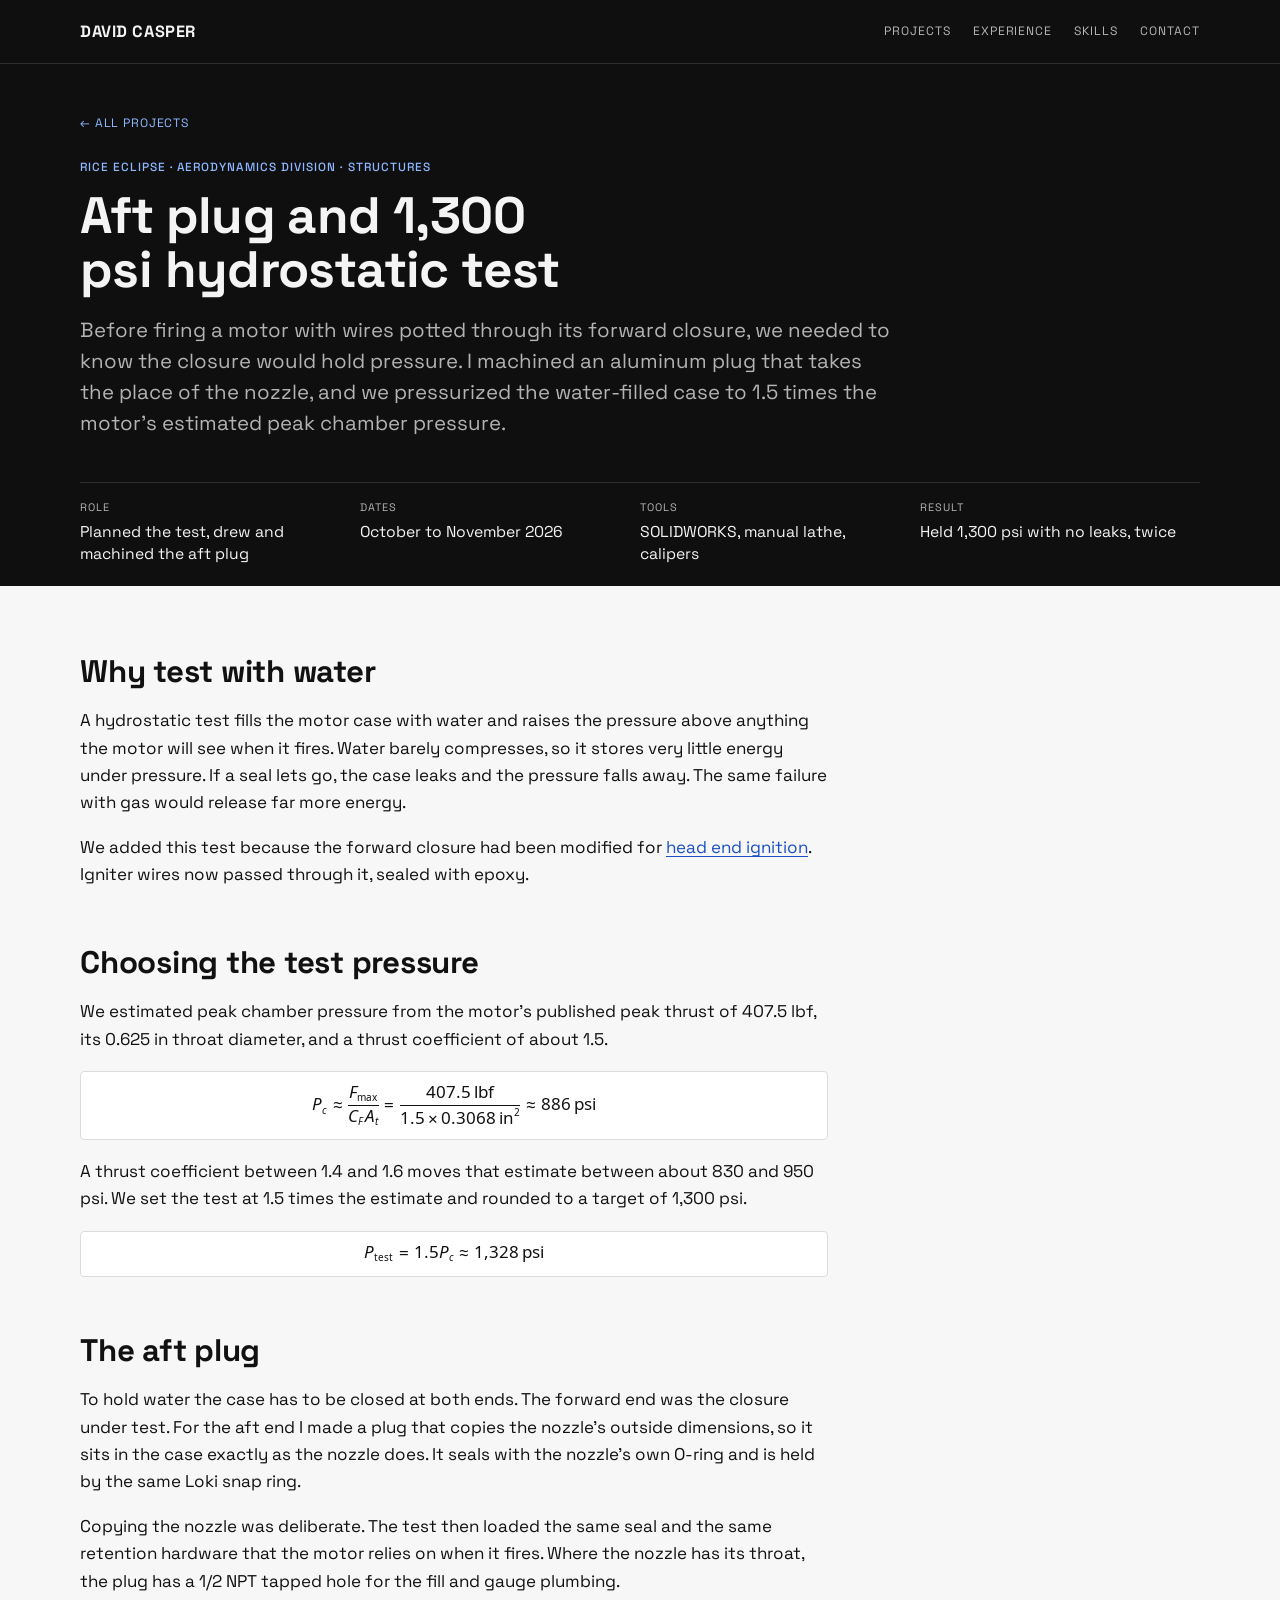
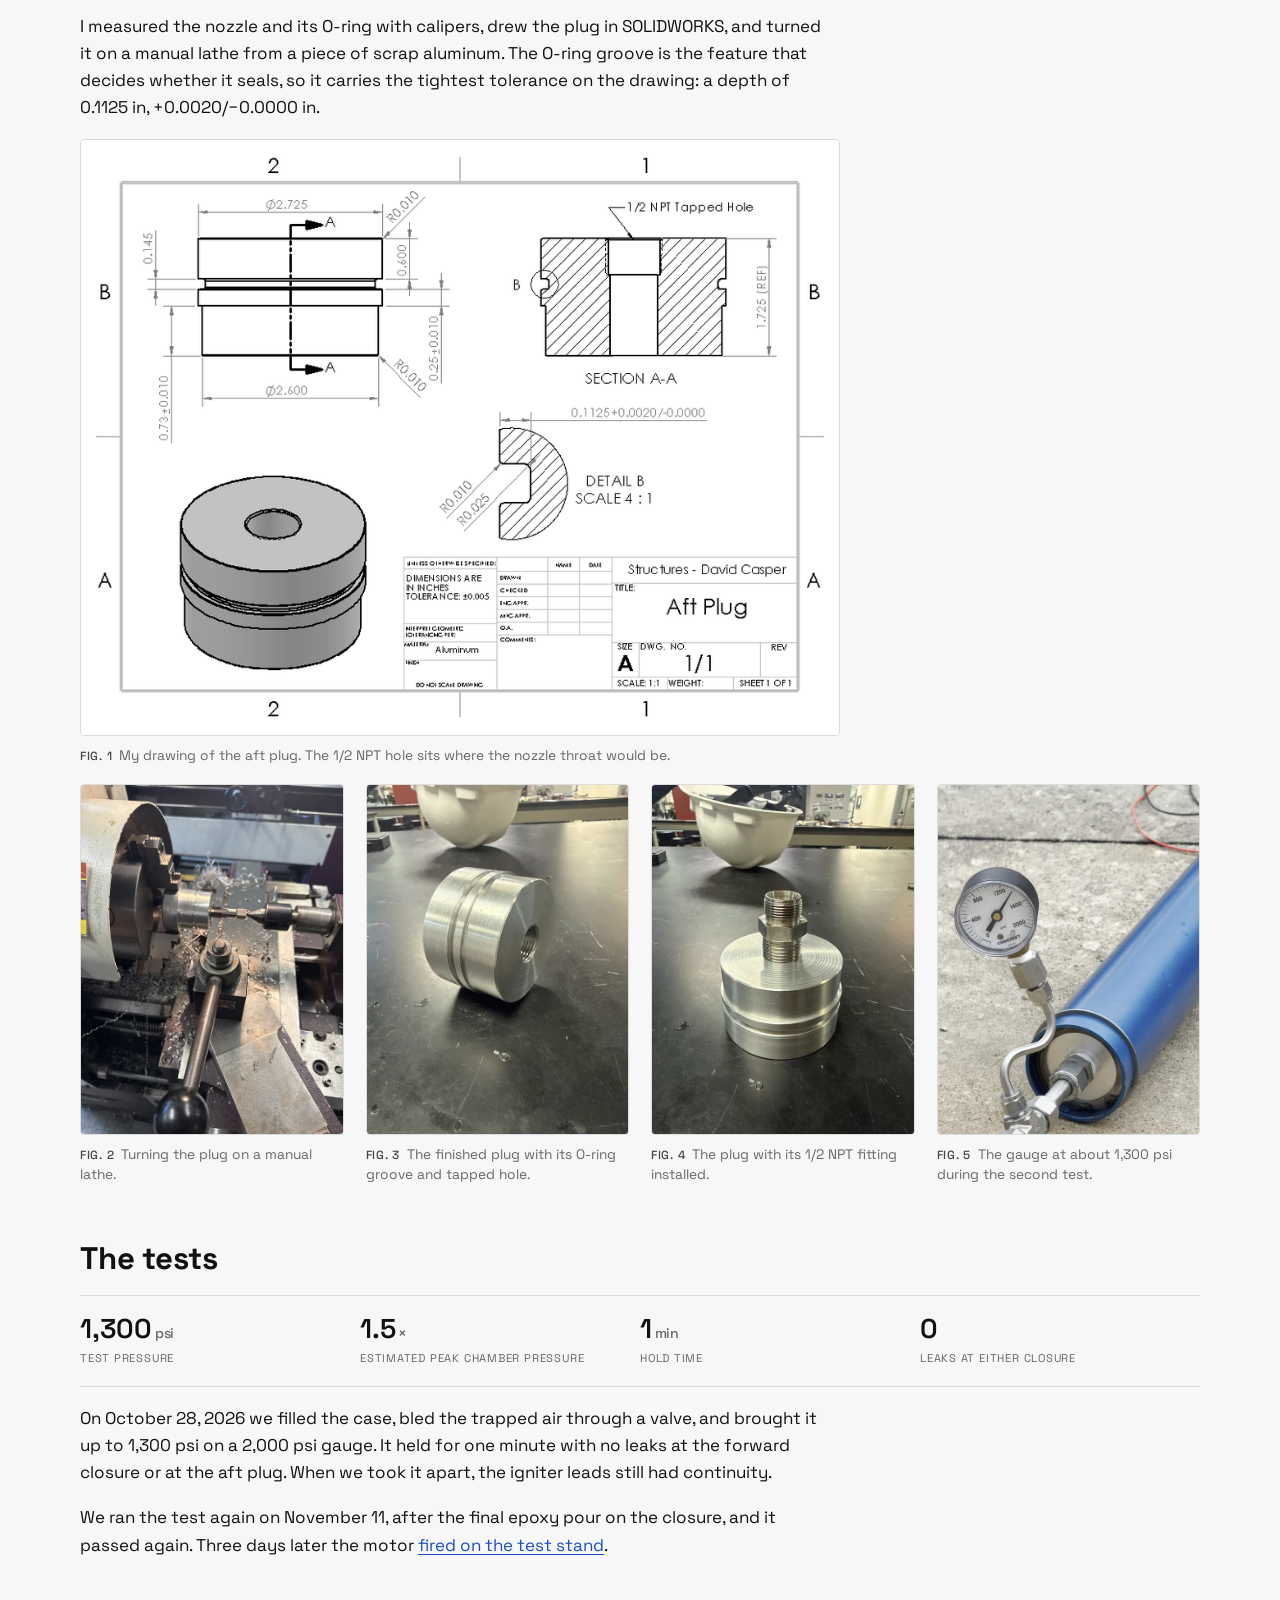
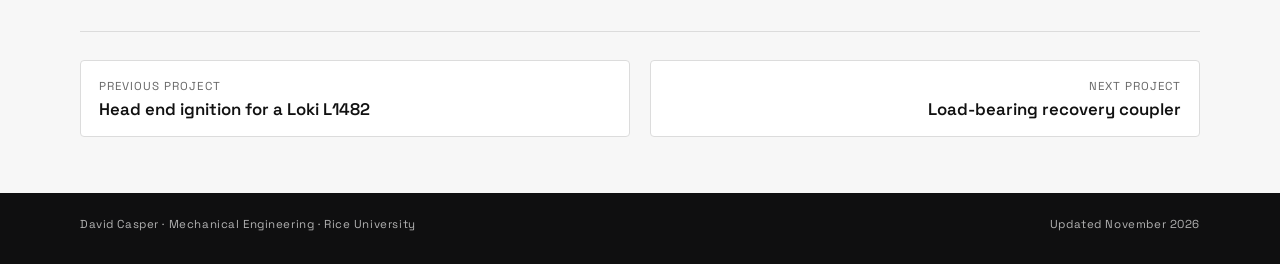
<file: projects/hydrostatic-test.html>
<!doctype html>
<html lang="en">
<head>
<meta charset="utf-8">
<meta name="viewport" content="width=device-width, initial-scale=1, viewport-fit=cover">
<title>Aft plug and 1,300 psi hydrostatic test | David Casper</title>
<meta name="description" content="A machined aluminum aft plug and a 1,300 psi hydrostatic proof test of a Loki L1482 motor case.">
<meta property="og:type" content="website">
<meta property="og:title" content="Aft plug and 1,300 psi hydrostatic test | David Casper">
<meta property="og:description" content="A machined aluminum aft plug and a 1,300 psi hydrostatic proof test of a Loki L1482 motor case.">
<link rel="icon" href="../favicon.svg" type="image/svg+xml">
<link rel="preconnect" href="https://fonts.googleapis.com">
<link rel="preconnect" href="https://fonts.gstatic.com" crossorigin>
<link rel="stylesheet" href="https://fonts.googleapis.com/css2?family=Space+Grotesk:wght@300..700&family=Noto+Sans+Math&display=swap">
<link rel="stylesheet" href="../assets/site.css">
</head>
<body>
<a class="skip" href="#main">Skip to content</a><header class="band site-head" id="top"><div class="wrap head-row"><a class="brand" href="../index.html">David Casper</a><nav class="site-nav" aria-label="Primary"><a href="../index.html#projects">Projects</a><a href="../index.html#experience">Experience</a><a href="../index.html#skills">Skills</a><a href="../index.html#contact">Contact</a></nav></div></header><main id="main"><section class="band"><div class="wrap proj-head"><a class="back" href="../index.html#projects">&larr; All projects</a><p class="eyebrow">Rice Eclipse · Aerodynamics Division · Structures</p><h1>Aft plug and 1,300 psi hydrostatic test</h1><p class="lead">Before firing a motor with wires potted through its forward closure, we needed to know the closure would hold pressure. I machined an aluminum plug that takes the place of the nozzle, and we pressurized the water-filled case to 1.5 times the motor’s estimated peak chamber pressure.</p><dl class="tb"><div><dt>Role</dt><dd>Planned the test, drew and machined the aft plug</dd></div><div><dt>Dates</dt><dd>October to November 2026</dd></div><div><dt>Tools</dt><dd>SOLIDWORKS, manual lathe, calipers</dd></div><div><dt>Result</dt><dd>Held 1,300 psi with no leaks, twice</dd></div></dl></div></section>
<article class="wrap prose">
<section>
  <h2>Why test with water</h2>
  <p>A hydrostatic test fills the motor case with water and raises the pressure above anything the motor will see when it fires. Water barely compresses, so it stores very little energy under pressure. If a seal lets go, the case leaks and the pressure falls away. The same failure with gas would release far more energy.</p>
  <p>We added this test because the forward closure had been modified for <a href="head-end-ignition.html">head end ignition</a>. Igniter wires now passed through it, sealed with epoxy.</p>
</section>

<section>
  <h2>Choosing the test pressure</h2>
  <p>We estimated peak chamber pressure from the motor’s published peak thrust of 407.5 lbf, its 0.625 in throat diameter, and a thrust coefficient of about 1.5.</p>
  <div class="mathblock"><math display="block"><msub><mi>P</mi><mi>c</mi></msub><mo>&#x2248;</mo><mfrac><msub><mi>F</mi><mtext>max</mtext></msub><mrow><msub><mi>C</mi><mi>F</mi></msub><mo>&#x2062;</mo><msub><mi>A</mi><mi>t</mi></msub></mrow></mfrac><mo>=</mo><mfrac><mrow><mn>407.5</mn><mtext>&#x2009;lbf</mtext></mrow><mrow><mn>1.5</mn><mo>&#xD7;</mo><mn>0.3068</mn><mtext>&#x2009;</mtext><msup><mtext>in</mtext><mn>2</mn></msup></mrow></mfrac><mo>&#x2248;</mo><mn>886</mn><mtext>&#x2009;psi</mtext></math></div>
  <p>A thrust coefficient between 1.4 and 1.6 moves that estimate between about 830 and 950 psi. We set the test at 1.5 times the estimate and rounded to a target of 1,300 psi.</p>
  <div class="mathblock"><math display="block"><msub><mi>P</mi><mtext>test</mtext></msub><mo>=</mo><mn>1.5</mn><mo>&#x2062;</mo><msub><mi>P</mi><mi>c</mi></msub><mo>&#x2248;</mo><mn>1,328</mn><mtext>&#x2009;psi</mtext></math></div>
</section>

<section>
  <h2>The aft plug</h2>
  <p>To hold water the case has to be closed at both ends. The forward end was the closure under test. For the aft end I made a plug that copies the nozzle’s outside dimensions, so it sits in the case exactly as the nozzle does. It seals with the nozzle’s own O-ring and is held by the same Loki snap ring.</p>
  <p>Copying the nozzle was deliberate. The test then loaded the same seal and the same retention hardware that the motor relies on when it fires. Where the nozzle has its throat, the plug has a 1/2 NPT tapped hole for the fill and gauge plumbing.</p>
  <p>I measured the nozzle and its O-ring with calipers, drew the plug in SOLIDWORKS, and turned it on a manual lathe from a piece of scrap aluminum. The O-ring groove is the feature that decides whether it seals, so it carries the tightest tolerance on the drawing: a depth of 0.1125 in, +0.0020/−0.0000 in.</p>
  <div class="figrow">
    <figure class="fig sheet medium"><a class="frame" href="../assets/img/dwg-aft-plug-1800.webp" data-caption="Fig. 1. My drawing of the aft plug. The 1/2 NPT hole sits where the nozzle throat would be."><img src="../assets/img/dwg-aft-plug-900.webp" srcset="../assets/img/dwg-aft-plug-900.webp 900w, ../assets/img/dwg-aft-plug-1800.webp 930w" sizes="(max-width: 820px) 92vw, 760px" width="900" height="701" alt="Engineering drawing of the aft plug with a section view, an O-ring groove detail, and a half inch NPT tapped hole" loading="lazy" decoding="async"></a><figcaption><b>Fig. 1</b>My drawing of the aft plug. The 1/2 NPT hole sits where the nozzle throat would be.</figcaption></figure>
  </div>
  <div class="figrow">
    <figure class="fig photo"><a class="frame" href="../assets/img/aftplug-lathe-1600.webp" data-caption="Fig. 2. Turning the plug on a manual lathe."><img src="../assets/img/aftplug-lathe-800.webp" srcset="../assets/img/aftplug-lathe-800.webp 600w, ../assets/img/aftplug-lathe-1600.webp 1200w" sizes="(max-width: 640px) 92vw, 420px" width="600" height="800" alt="Aluminum part in the chuck of a manual lathe with chips on the bed" loading="lazy" decoding="async"></a><figcaption><b>Fig. 2</b>Turning the plug on a manual lathe.</figcaption></figure>
    <figure class="fig photo"><a class="frame" href="../assets/img/aftplug-finished-1600.webp" data-caption="Fig. 3. The finished plug with its O-ring groove and tapped hole."><img src="../assets/img/aftplug-finished-800.webp" srcset="../assets/img/aftplug-finished-800.webp 600w, ../assets/img/aftplug-finished-1600.webp 1200w" sizes="(max-width: 640px) 92vw, 420px" width="600" height="800" alt="Finished aluminum plug with an O-ring groove around it and a threaded hole in the center" loading="lazy" decoding="async"></a><figcaption><b>Fig. 3</b>The finished plug with its O-ring groove and tapped hole.</figcaption></figure>
    <figure class="fig photo"><a class="frame" href="../assets/img/aftplug-fitting-1600.webp" data-caption="Fig. 4. The plug with its 1/2 NPT fitting installed."><img src="../assets/img/aftplug-fitting-800.webp" srcset="../assets/img/aftplug-fitting-800.webp 600w, ../assets/img/aftplug-fitting-1600.webp 1200w" sizes="(max-width: 640px) 92vw, 420px" width="600" height="800" alt="Aluminum plug standing upright with a steel pipe fitting threaded into it" loading="lazy" decoding="async"></a><figcaption><b>Fig. 4</b>The plug with its 1/2 NPT fitting installed.</figcaption></figure>
    <figure class="fig photo"><a class="frame" href="../assets/img/hydrostat-gauge-1600.webp" data-caption="Fig. 5. The gauge at about 1,300 psi during the second test."><img src="../assets/img/hydrostat-gauge-800.webp" srcset="../assets/img/hydrostat-gauge-800.webp 640w, ../assets/img/hydrostat-gauge-1600.webp 1080w" sizes="(max-width: 640px) 92vw, 420px" width="640" height="800" alt="Pressure gauge reading about 1,300 psi connected by tubing to the end of a blue motor case" loading="lazy" decoding="async"></a><figcaption><b>Fig. 5</b>The gauge at about 1,300 psi during the second test.</figcaption></figure>
  </div>
</section>

<section>
  <h2>The tests</h2>
  <dl class="results"><div><dd>1,300<small>psi</small></dd><dt>Test pressure</dt></div><div><dd>1.5<small>×</small></dd><dt>Estimated peak chamber pressure</dt></div><div><dd>1<small>min</small></dd><dt>Hold time</dt></div><div><dd>0</dd><dt>Leaks at either closure</dt></div></dl>
  <p>On October 28, 2026 we filled the case, bled the trapped air through a valve, and brought it up to 1,300 psi on a 2,000 psi gauge. It held for one minute with no leaks at the forward closure or at the aft plug. When we took it apart, the igniter leads still had continuity.</p>
  <p>We ran the test again on November 11, after the final epoxy pour on the closure, and it passed again. Three days later the motor <a href="head-end-ignition.html">fired on the test stand</a>.</p>
</section>
</article>
</main>
<div class="wrap"><nav class="pager" aria-label="More projects"><a href="head-end-ignition.html"><span class="kicker">Previous project</span><strong>Head end ignition for a Loki L1482</strong></a><a class="next" href="recovery-coupler.html"><span class="kicker">Next project</span><strong>Load-bearing recovery coupler</strong></a></nav></div><footer class="band"><div class="wrap"><div class="site-foot plain"><span>David Casper · Mechanical Engineering · Rice University</span><span>Updated November 2026</span></div></div></footer><dialog class="lightbox" aria-label="Enlarged figure"><form method="dialog"><button>Close</button></form><p></p></dialog>
<script src="../assets/site.js"></script>
</body>
</html>
</file>
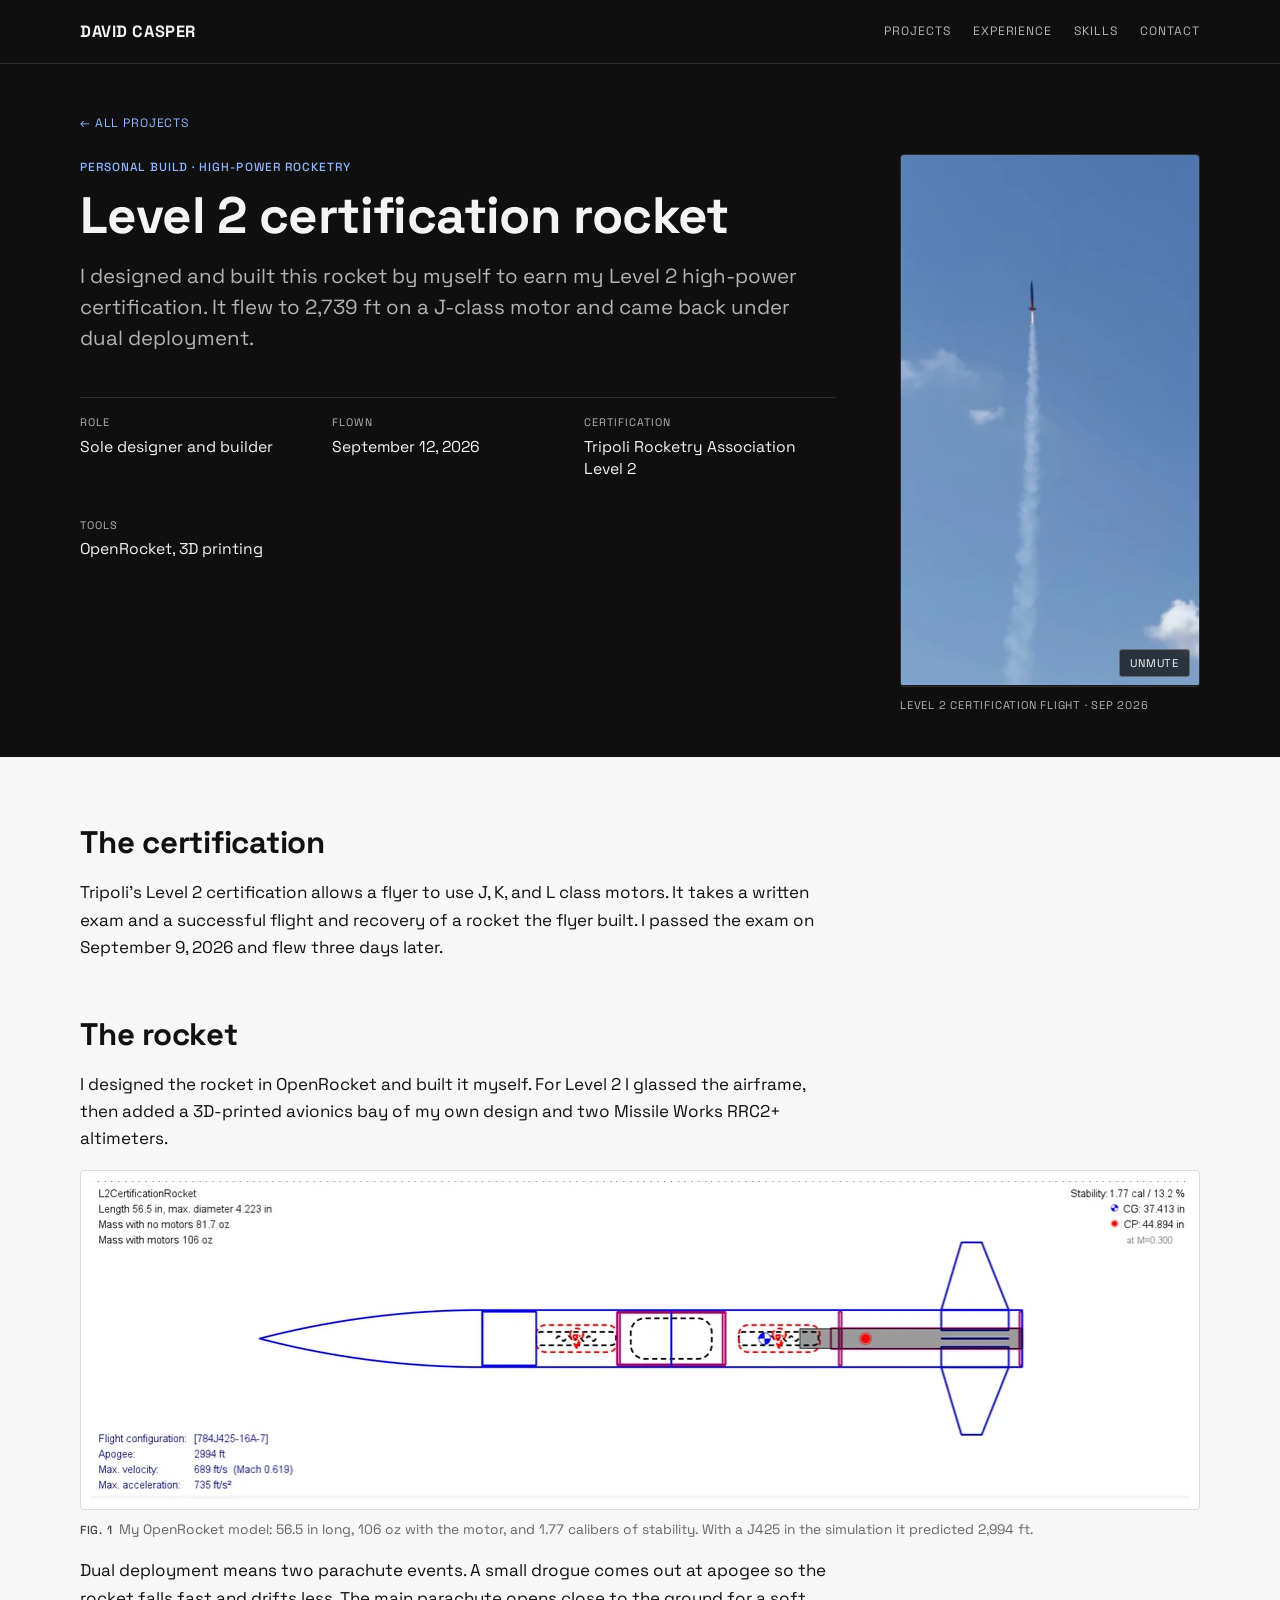
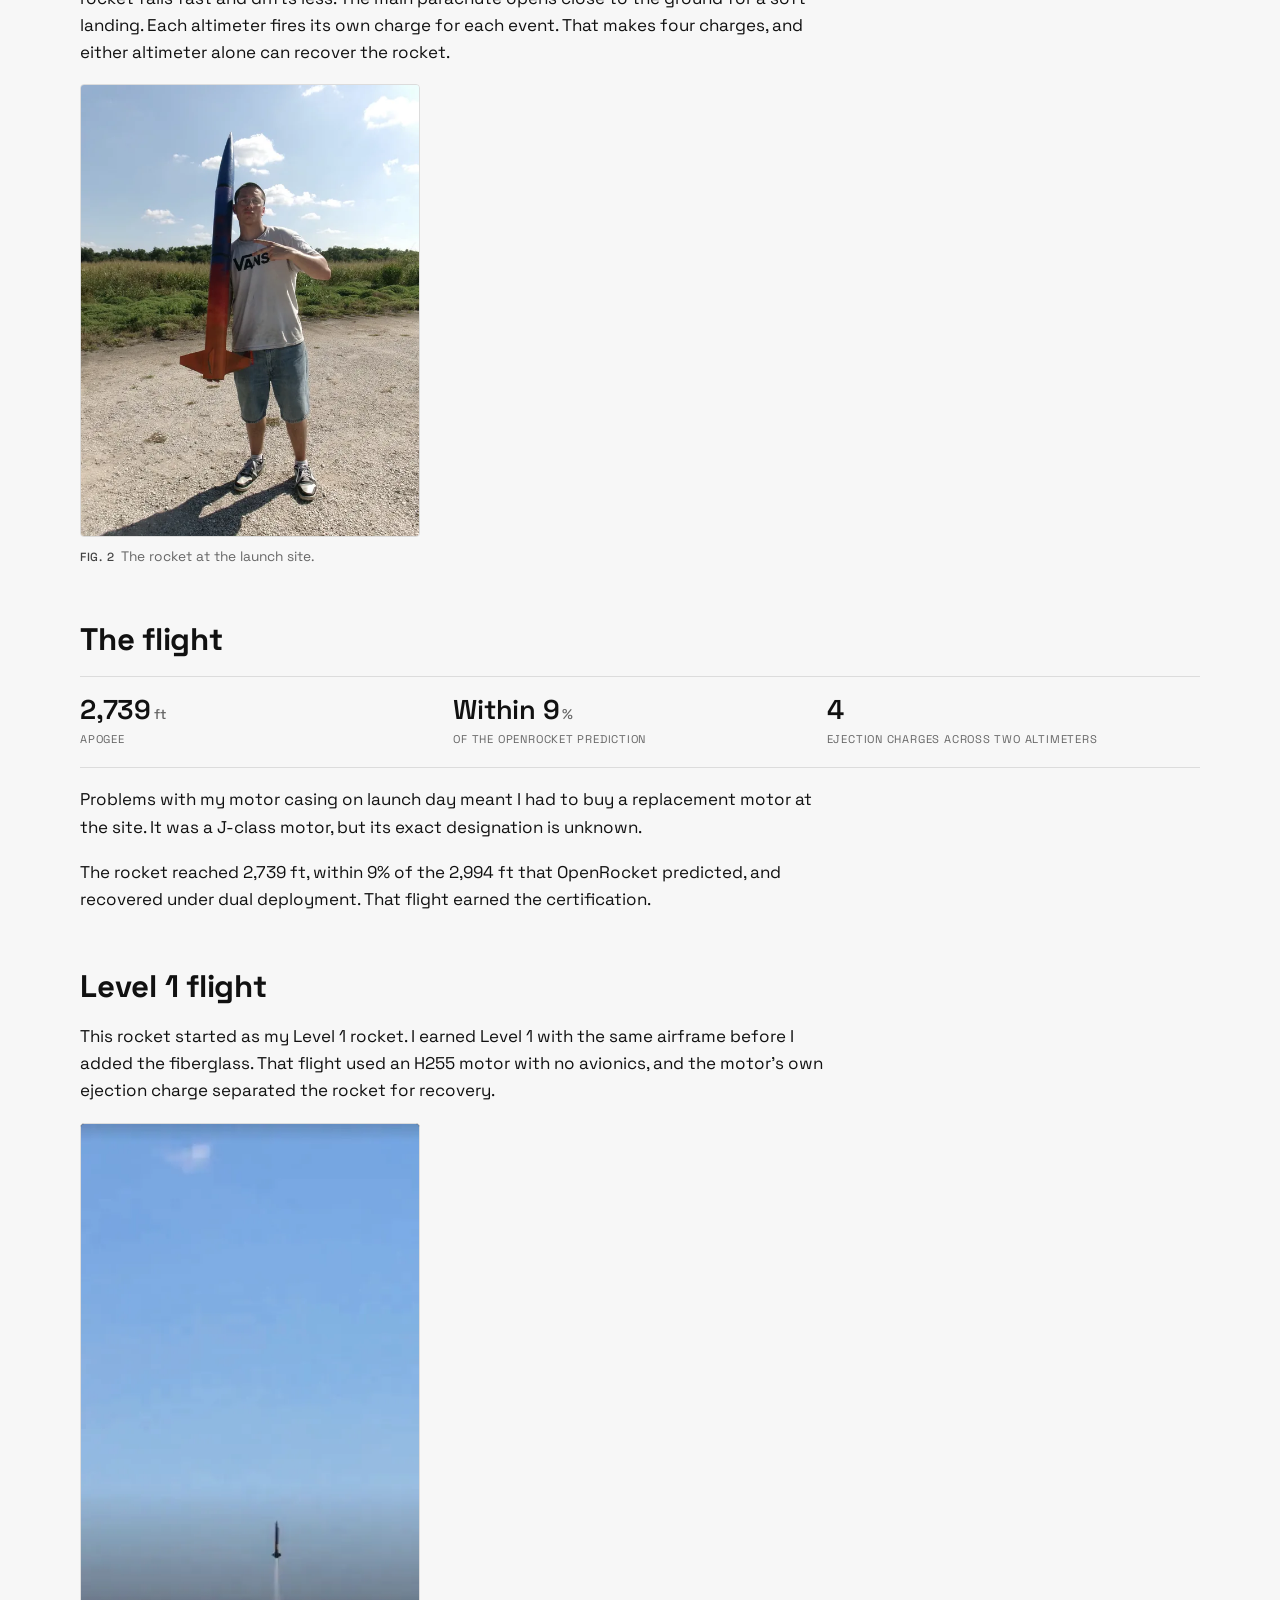
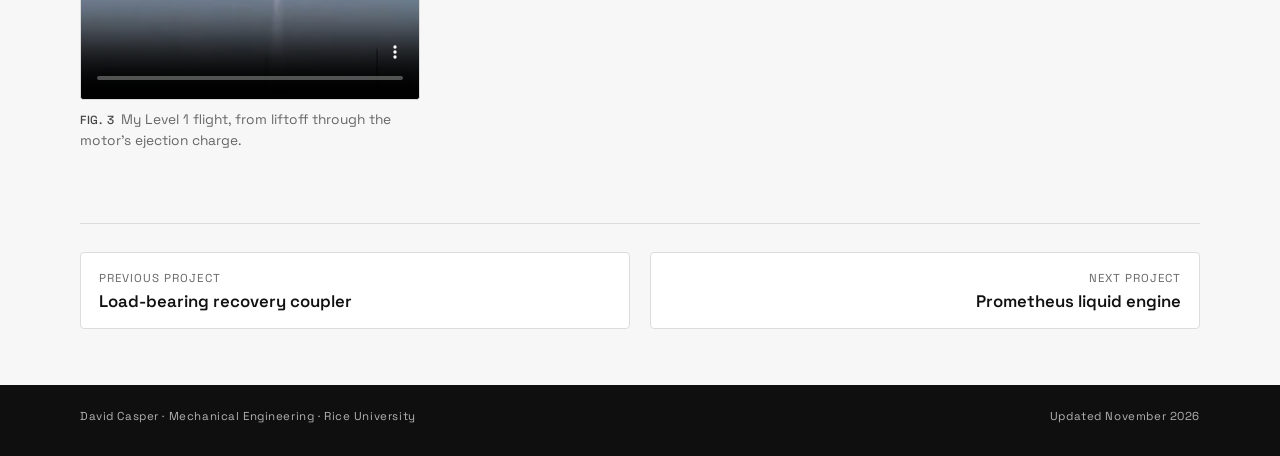
<file: projects/level-2-rocket.html>
<!doctype html>
<html lang="en">
<head>
<meta charset="utf-8">
<meta name="viewport" content="width=device-width, initial-scale=1, viewport-fit=cover">
<title>Level 2 certification rocket | David Casper</title>
<meta name="description" content="A self-designed fiberglass J-class rocket with a 3D-printed avionics bay and redundant dual deployment.">
<meta property="og:type" content="website">
<meta property="og:title" content="Level 2 certification rocket | David Casper">
<meta property="og:description" content="A self-designed fiberglass J-class rocket with a 3D-printed avionics bay and redundant dual deployment.">
<link rel="icon" href="../favicon.svg" type="image/svg+xml">
<link rel="preconnect" href="https://fonts.googleapis.com">
<link rel="preconnect" href="https://fonts.gstatic.com" crossorigin>
<link rel="stylesheet" href="https://fonts.googleapis.com/css2?family=Space+Grotesk:wght@300..700&family=Noto+Sans+Math&display=swap">
<link rel="stylesheet" href="../assets/site.css">
</head>
<body>
<a class="skip" href="#main">Skip to content</a><header class="band site-head" id="top"><div class="wrap head-row"><a class="brand" href="../index.html">David Casper</a><nav class="site-nav" aria-label="Primary"><a href="../index.html#projects">Projects</a><a href="../index.html#experience">Experience</a><a href="../index.html#skills">Skills</a><a href="../index.html#contact">Contact</a></nav></div></header><main id="main"><section class="band"><div class="wrap proj-head has-media"><div class="proj-text"><a class="back" href="../index.html#projects">&larr; All projects</a><p class="eyebrow">Personal build · High-power rocketry</p><h1>Level 2 certification rocket</h1><p class="lead">I designed and built this rocket by myself to earn my Level 2 high-power certification. It flew to 2,739 ft on a J-class motor and came back under dual deployment.</p><dl class="tb"><div><dt>Role</dt><dd>Sole designer and builder</dd></div><div><dt>Flown</dt><dd>September 12, 2026</dd></div><div><dt>Certification</dt><dd>Tripoli Rocketry Association Level 2</dd></div><div><dt>Tools</dt><dd>OpenRocket, 3D printing</dd></div></dl></div><figure class="proj-media tall"><div class="hero-frame"><video autoplay muted loop playsinline poster="../assets/img/l2-launch-poster-1080.webp" width="720" height="1280" aria-label="Video of the Level 2 rocket lifting off and climbing out of frame"><source src="../assets/video/l2-launch.mp4" type="video/mp4"></video><button type="button" class="sound-btn" data-sound aria-label="Unmute the video">Unmute</button></div><figcaption>Level 2 certification flight · Sep 2026</figcaption></figure></div></section>
<article class="wrap prose">
<section>
  <h2>The certification</h2>
  <p>Tripoli’s Level 2 certification allows a flyer to use J, K, and L class motors. It takes a written exam and a successful flight and recovery of a rocket the flyer built. I passed the exam on September 9, 2026 and flew three days later.</p>
</section>

<section>
  <h2>The rocket</h2>
  <p>I designed the rocket in OpenRocket and built it myself. For Level 2 I glassed the airframe, then added a 3D-printed avionics bay of my own design and two Missile Works RRC2+ altimeters.</p>
  <div class="figrow">
    <figure class="fig sheet wide"><a class="frame" href="../assets/img/l2-openrocket-1567.webp" data-caption="Fig. 1. My OpenRocket model: 56.5 in long, 106 oz with the motor, and 1.77 calibers of stability. With a J425 in the simulation it predicted 2,994 ft."><img src="../assets/img/l2-openrocket-1100.webp" srcset="../assets/img/l2-openrocket-1100.webp 1100w, ../assets/img/l2-openrocket-1567.webp 1567w" sizes="(max-width: 820px) 92vw, 760px" width="1100" height="318" alt="OpenRocket side view of the rocket showing the nose cone, avionics bay, two parachutes, motor, and fins, with stability and simulation results" loading="lazy" decoding="async"></a><figcaption><b>Fig. 1</b>My OpenRocket model: 56.5 in long, 106 oz with the motor, and 1.77 calibers of stability. With a J425 in the simulation it predicted 2,994 ft.</figcaption></figure>
  </div>
  <p>Dual deployment means two parachute events. A small drogue comes out at apogee so the rocket falls fast and drifts less. The main parachute opens close to the ground for a soft landing. Each altimeter fires its own charge for each event. That makes four charges, and either altimeter alone can recover the rocket.</p>
  <figure class="fig photo slim"><a class="frame" href="../assets/img/l2-rocket-1600.webp" data-caption="Fig. 2. The rocket at the launch site."><img src="../assets/img/l2-rocket-800.webp" srcset="../assets/img/l2-rocket-800.webp 600w, ../assets/img/l2-rocket-1600.webp 1200w" sizes="(max-width: 640px) 92vw, 420px" width="600" height="800" alt="David Casper holding his blue and orange rocket in a gravel field" loading="lazy" decoding="async"></a><figcaption><b>Fig. 2</b>The rocket at the launch site.</figcaption></figure>
</section>

<section>
  <h2>The flight</h2>
  <dl class="results"><div><dd>2,739<small>ft</small></dd><dt>Apogee</dt></div><div><dd>Within 9<small>%</small></dd><dt>Of the OpenRocket prediction</dt></div><div><dd>4</dd><dt>Ejection charges across two altimeters</dt></div></dl>
  <p>Problems with my motor casing on launch day meant I had to buy a replacement motor at the site. It was a J-class motor, but its exact designation is unknown.</p>
  <p>The rocket reached 2,739 ft, within 9% of the 2,994 ft that OpenRocket predicted, and recovered under dual deployment. That flight earned the certification.</p>
</section>

<section>
  <h2>Level 1 flight</h2>
  <p>This rocket started as my Level 1 rocket. I earned Level 1 with the same airframe before I added the fiberglass. That flight used an H255 motor with no avionics, and the motor’s own ejection charge separated the rocket for recovery.</p>
  <figure class="fig slim"><video controls playsinline preload="none" poster="../assets/img/l1-flight-poster-540.webp" width="540" height="920" aria-label="Video of the Level 1 flight from liftoff through ejection"><source src="../assets/video/l1-flight.mp4" type="video/mp4"></video><figcaption><b>Fig. 3</b>My Level 1 flight, from liftoff through the motor’s ejection charge.</figcaption></figure>
</section>
</article>
</main>
<div class="wrap"><nav class="pager" aria-label="More projects"><a href="recovery-coupler.html"><span class="kicker">Previous project</span><strong>Load-bearing recovery coupler</strong></a><a class="next" href="prometheus.html"><span class="kicker">Next project</span><strong>Prometheus liquid engine</strong></a></nav></div><footer class="band"><div class="wrap"><div class="site-foot plain"><span>David Casper · Mechanical Engineering · Rice University</span><span>Updated November 2026</span></div></div></footer><dialog class="lightbox" aria-label="Enlarged figure"><form method="dialog"><button>Close</button></form><p></p></dialog>
<script src="../assets/site.js"></script>
</body>
</html>
</file>
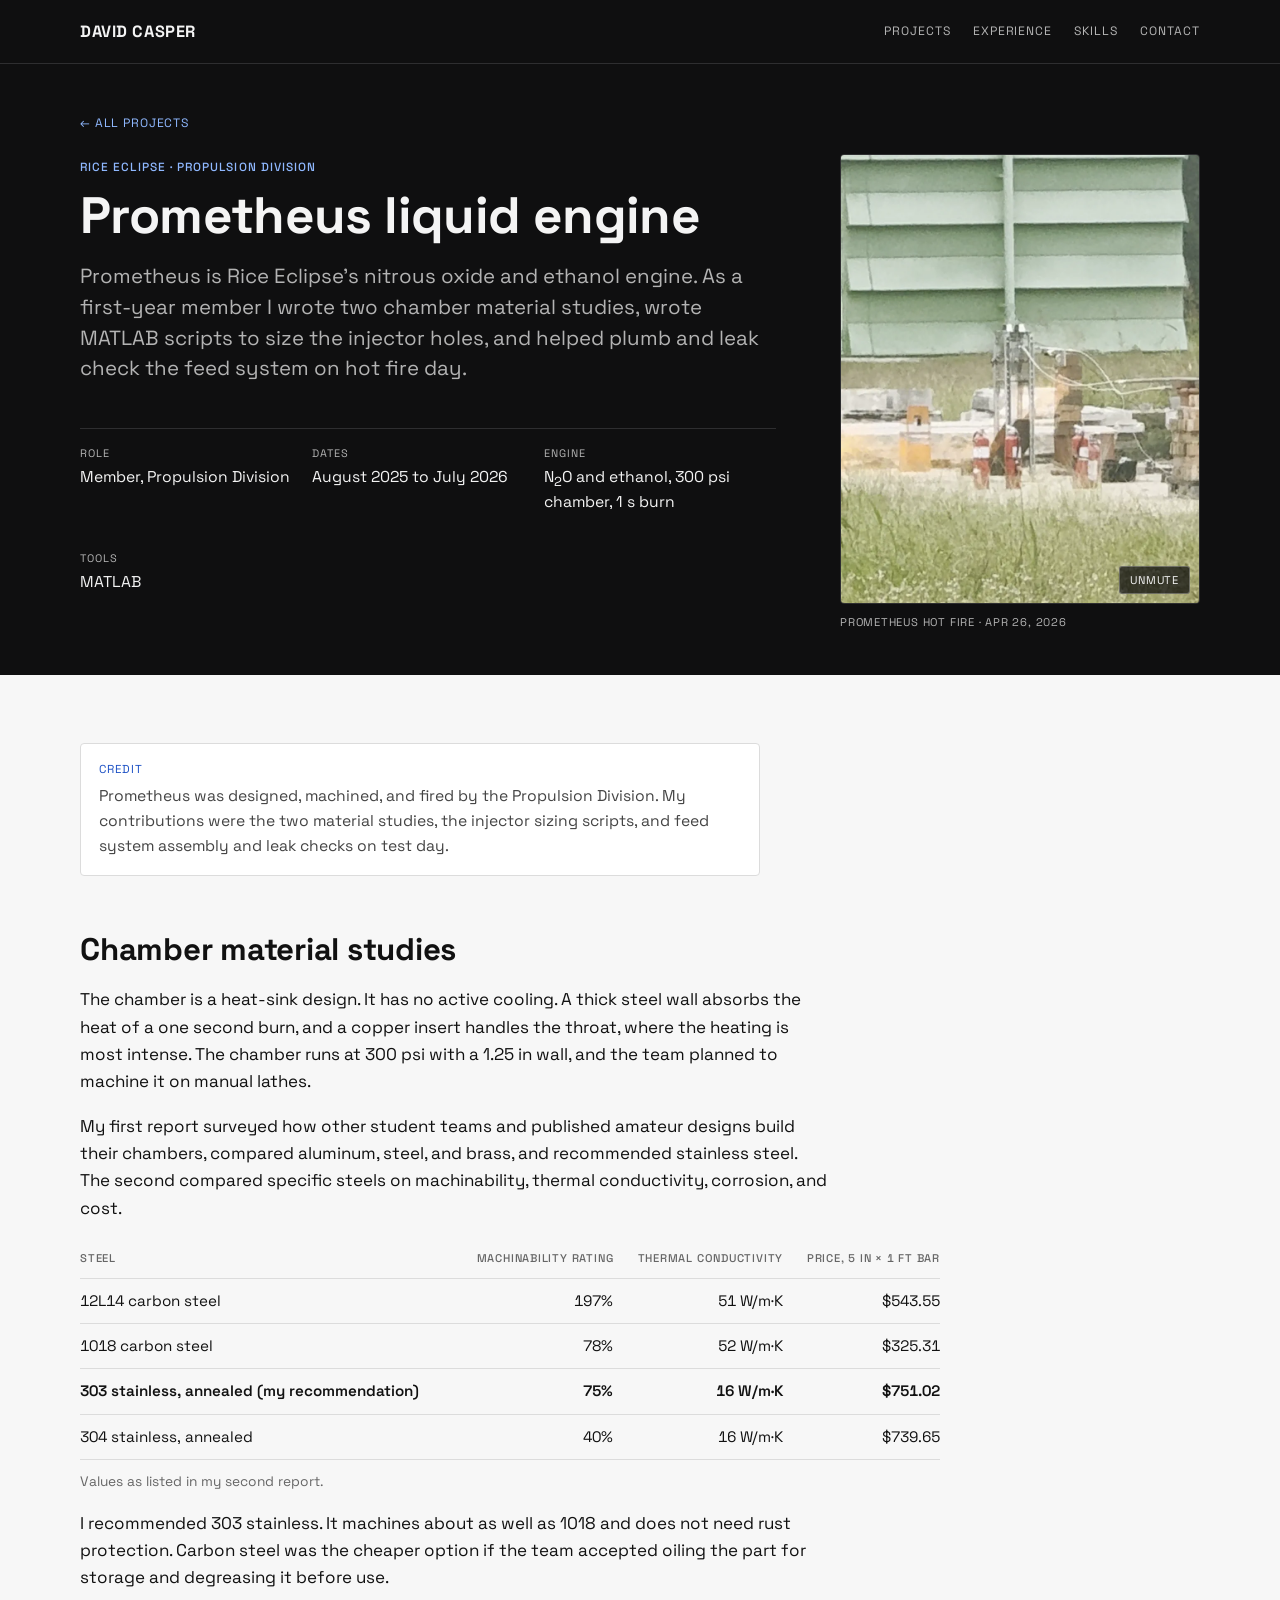
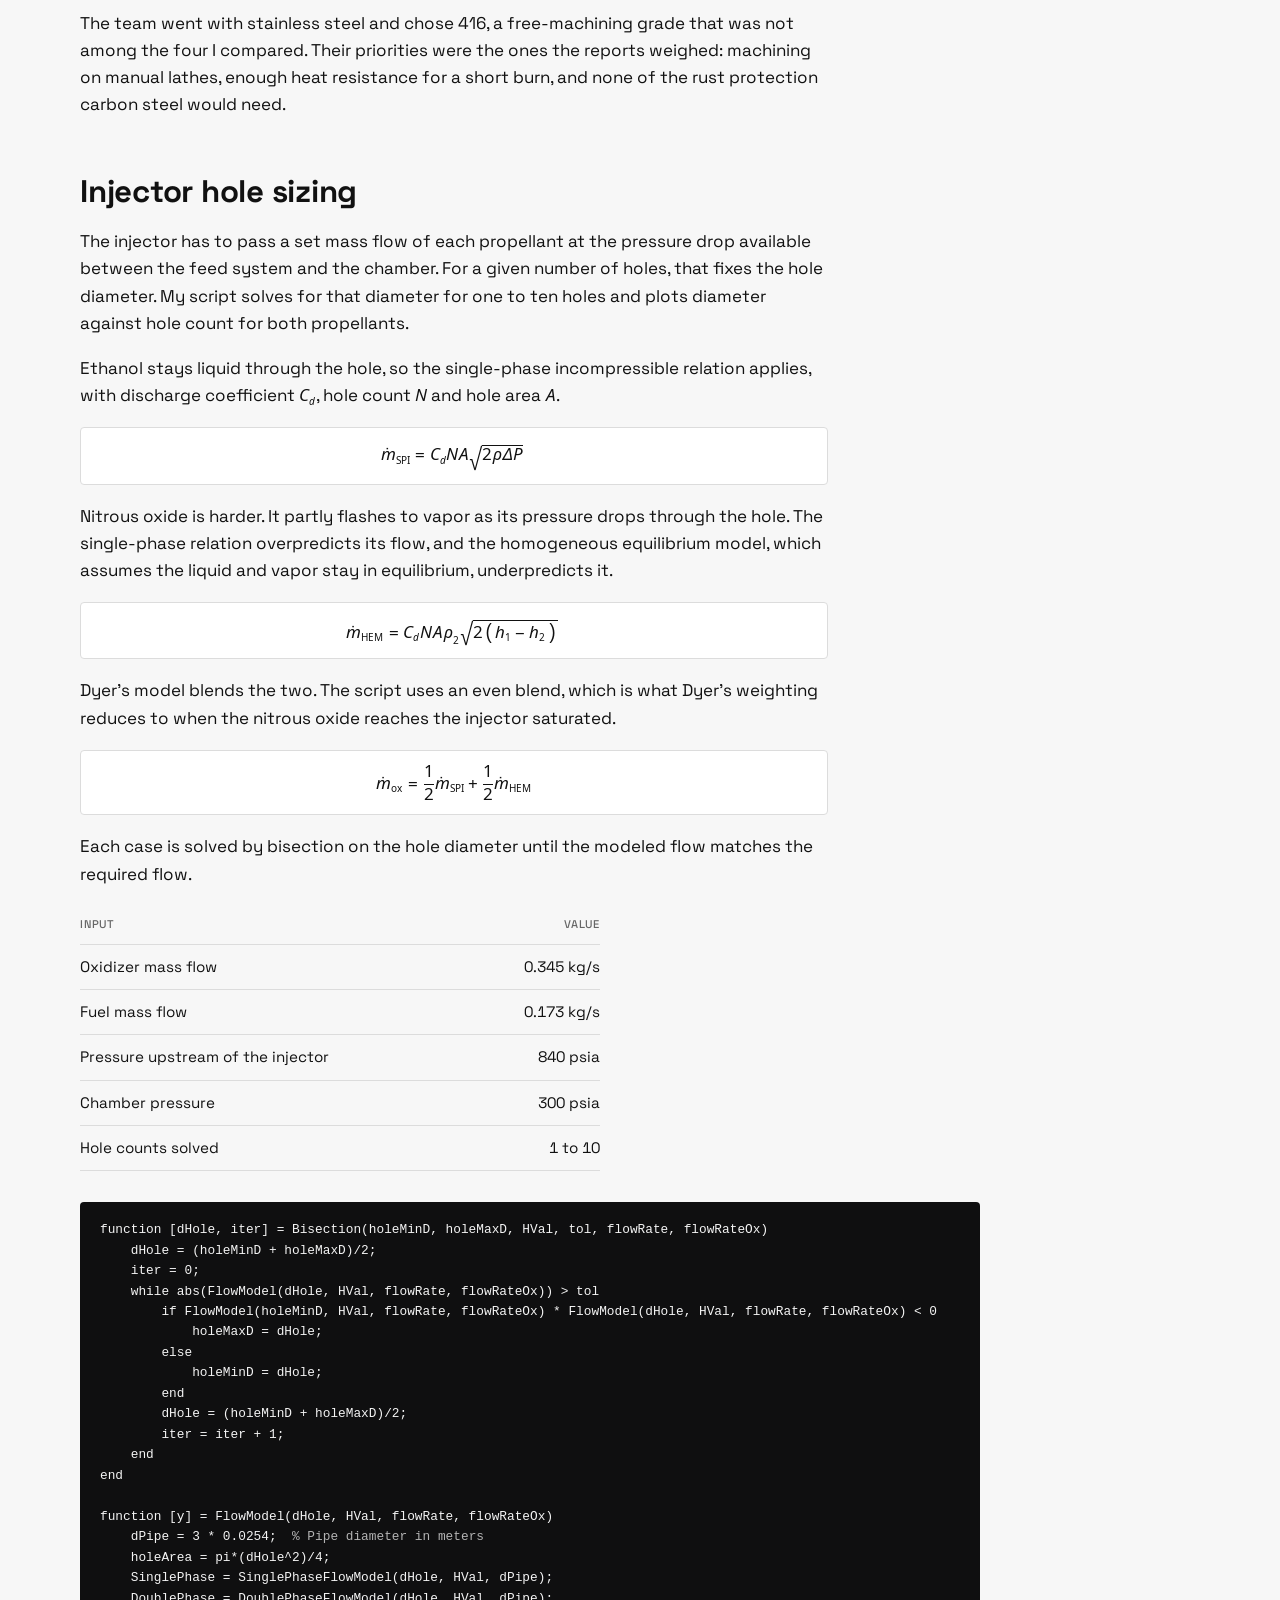
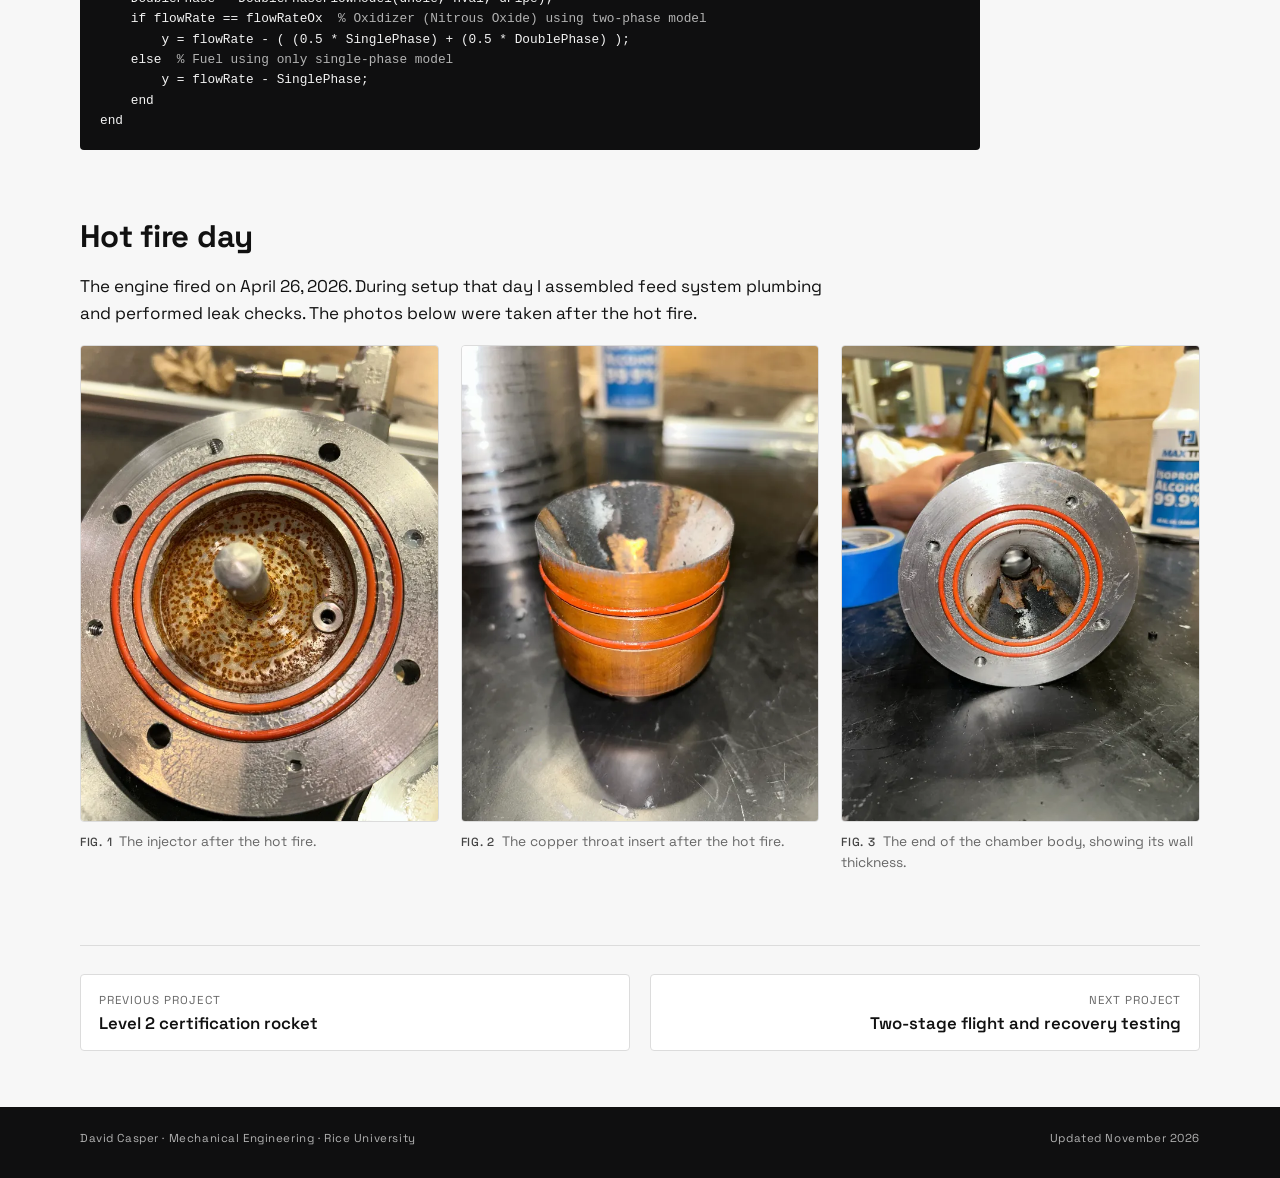
<file: projects/prometheus.html>
<!doctype html>
<html lang="en">
<head>
<meta charset="utf-8">
<meta name="viewport" content="width=device-width, initial-scale=1, viewport-fit=cover">
<title>Prometheus liquid engine | David Casper</title>
<meta name="description" content="Chamber material studies and MATLAB injector sizing for Rice Eclipse&#x27;s nitrous oxide and ethanol engine.">
<meta property="og:type" content="website">
<meta property="og:title" content="Prometheus liquid engine | David Casper">
<meta property="og:description" content="Chamber material studies and MATLAB injector sizing for Rice Eclipse&#x27;s nitrous oxide and ethanol engine.">
<link rel="icon" href="../favicon.svg" type="image/svg+xml">
<link rel="preconnect" href="https://fonts.googleapis.com">
<link rel="preconnect" href="https://fonts.gstatic.com" crossorigin>
<link rel="stylesheet" href="https://fonts.googleapis.com/css2?family=Space+Grotesk:wght@300..700&family=Noto+Sans+Math&display=swap">
<link rel="stylesheet" href="../assets/site.css">
</head>
<body>
<a class="skip" href="#main">Skip to content</a><header class="band site-head" id="top"><div class="wrap head-row"><a class="brand" href="../index.html">David Casper</a><nav class="site-nav" aria-label="Primary"><a href="../index.html#projects">Projects</a><a href="../index.html#experience">Experience</a><a href="../index.html#skills">Skills</a><a href="../index.html#contact">Contact</a></nav></div></header><main id="main"><section class="band"><div class="wrap proj-head has-media"><div class="proj-text"><a class="back" href="../index.html#projects">&larr; All projects</a><p class="eyebrow">Rice Eclipse · Propulsion Division</p><h1>Prometheus liquid engine</h1><p class="lead">Prometheus is Rice Eclipse’s nitrous oxide and ethanol engine. As a first-year member I wrote two chamber material studies, wrote MATLAB scripts to size the injector holes, and helped plumb and leak check the feed system on hot fire day.</p><dl class="tb"><div><dt>Role</dt><dd>Member, Propulsion Division</dd></div><div><dt>Dates</dt><dd>August 2025 to July 2026</dd></div><div><dt>Engine</dt><dd>N<sub>2</sub>O and ethanol, 300 psi chamber, 1 s burn</dd></div><div><dt>Tools</dt><dd>MATLAB</dd></div></dl></div><figure class="proj-media portrait"><div class="hero-frame"><video autoplay muted loop playsinline poster="../assets/img/prometheus-hotfire-poster-1080.webp" width="720" height="900" aria-label="Video of the Prometheus engine firing on its test stand"><source src="../assets/video/prometheus-hotfire.mp4" type="video/mp4"></video><button type="button" class="sound-btn" data-sound aria-label="Unmute the video">Unmute</button></div><figcaption>Prometheus hot fire · Apr 26, 2026</figcaption></figure></div></section>
<article class="wrap prose">
<section>
  <div class="note"><span class="kicker">Credit</span><p>Prometheus was designed, machined, and fired by the Propulsion Division. My contributions were the two material studies, the injector sizing scripts, and feed system assembly and leak checks on test day.</p></div>
</section>

<section>
  <h2>Chamber material studies</h2>
  <p>The chamber is a heat-sink design. It has no active cooling. A thick steel wall absorbs the heat of a one second burn, and a copper insert handles the throat, where the heating is most intense. The chamber runs at 300 psi with a 1.25 in wall, and the team planned to machine it on manual lathes.</p>
  <p>My first report surveyed how other student teams and published amateur designs build their chambers, compared aluminum, steel, and brass, and recommended stainless steel. The second compared specific steels on machinability, thermal conductivity, corrosion, and cost.</p>
  <div class="table-wrap"><table class="data"><caption>Values as listed in my second report.</caption><thead><tr><th scope="col">Steel</th><th scope="col" class="num">Machinability rating</th><th scope="col" class="num">Thermal conductivity</th><th scope="col" class="num">Price, 5 in × 1 ft bar</th></tr></thead><tbody><tr><td>12L14 carbon steel</td><td class="num">197%</td><td class="num">51 W/m·K</td><td class="num">$543.55</td></tr><tr><td>1018 carbon steel</td><td class="num">78%</td><td class="num">52 W/m·K</td><td class="num">$325.31</td></tr><tr class="pick"><td>303 stainless, annealed (my recommendation)</td><td class="num">75%</td><td class="num">16 W/m·K</td><td class="num">$751.02</td></tr><tr><td>304 stainless, annealed</td><td class="num">40%</td><td class="num">16 W/m·K</td><td class="num">$739.65</td></tr></tbody></table></div>
  <p>I recommended 303 stainless. It machines about as well as 1018 and does not need rust protection. Carbon steel was the cheaper option if the team accepted oiling the part for storage and degreasing it before use.</p>
  <p>The team went with stainless steel and chose 416, a free-machining grade that was not among the four I compared. Their priorities were the ones the reports weighed: machining on manual lathes, enough heat resistance for a short burn, and none of the rust protection carbon steel would need.</p>
</section>

<section>
  <h2>Injector hole sizing</h2>
  <p>The injector has to pass a set mass flow of each propellant at the pressure drop available between the feed system and the chamber. For a given number of holes, that fixes the hole diameter. My script solves for that diameter for one to ten holes and plots diameter against hole count for both propellants.</p>
  <p>Ethanol stays liquid through the hole, so the single-phase incompressible relation applies, with discharge coefficient <math><msub><mi>C</mi><mi>d</mi></msub></math>, hole count <math><mi>N</mi></math> and hole area <math><mi>A</mi></math>.</p>
  <div class="mathblock"><math display="block"><msub><mover accent="true"><mi>m</mi><mo>&#x2D9;</mo></mover><mtext>SPI</mtext></msub><mo>=</mo><msub><mi>C</mi><mi>d</mi></msub><mo>&#x2062;</mo><mi>N</mi><mo>&#x2062;</mo><mi>A</mi><mo>&#x2062;</mo><msqrt><mn>2</mn><mo>&#x2062;</mo><mi>&#x3C1;</mi><mo>&#x2062;</mo><mi>&#x394;</mi><mi>P</mi></msqrt></math></div>
  <p>Nitrous oxide is harder. It partly flashes to vapor as its pressure drops through the hole. The single-phase relation overpredicts its flow, and the homogeneous equilibrium model, which assumes the liquid and vapor stay in equilibrium, underpredicts it.</p>
  <div class="mathblock"><math display="block"><msub><mover accent="true"><mi>m</mi><mo>&#x2D9;</mo></mover><mtext>HEM</mtext></msub><mo>=</mo><msub><mi>C</mi><mi>d</mi></msub><mo>&#x2062;</mo><mi>N</mi><mo>&#x2062;</mo><mi>A</mi><mo>&#x2062;</mo><msub><mi>&#x3C1;</mi><mn>2</mn></msub><mo>&#x2062;</mo><msqrt><mn>2</mn><mo>&#x2062;</mo><mo>(</mo><msub><mi>h</mi><mn>1</mn></msub><mo>&#x2212;</mo><msub><mi>h</mi><mn>2</mn></msub><mo>)</mo></msqrt></math></div>
  <p>Dyer’s model blends the two. The script uses an even blend, which is what Dyer’s weighting reduces to when the nitrous oxide reaches the injector saturated.</p>
  <div class="mathblock"><math display="block"><msub><mover accent="true"><mi>m</mi><mo>&#x2D9;</mo></mover><mtext>ox</mtext></msub><mo>=</mo><mfrac><mn>1</mn><mn>2</mn></mfrac><mo>&#x2062;</mo><msub><mover accent="true"><mi>m</mi><mo>&#x2D9;</mo></mover><mtext>SPI</mtext></msub><mo>+</mo><mfrac><mn>1</mn><mn>2</mn></mfrac><mo>&#x2062;</mo><msub><mover accent="true"><mi>m</mi><mo>&#x2D9;</mo></mover><mtext>HEM</mtext></msub></math></div>
  <p>Each case is solved by bisection on the hole diameter until the modeled flow matches the required flow.</p>
  <div class="table-wrap narrow"><table class="data"><thead><tr><th scope="col">Input</th><th scope="col" class="num">Value</th></tr></thead><tbody><tr><td>Oxidizer mass flow</td><td class="num">0.345 kg/s</td></tr><tr><td>Fuel mass flow</td><td class="num">0.173 kg/s</td></tr><tr><td>Pressure upstream of the injector</td><td class="num">840 psia</td></tr><tr><td>Chamber pressure</td><td class="num">300 psia</td></tr><tr><td>Hole counts solved</td><td class="num">1 to 10</td></tr></tbody></table></div>
  <pre class="code" tabindex="0"><code>function [dHole, iter] = Bisection(holeMinD, holeMaxD, HVal, tol, flowRate, flowRateOx)
    dHole = (holeMinD + holeMaxD)/2;
    iter = 0;
    while abs(FlowModel(dHole, HVal, flowRate, flowRateOx)) &gt; tol
        if FlowModel(holeMinD, HVal, flowRate, flowRateOx) * FlowModel(dHole, HVal, flowRate, flowRateOx) &lt; 0
            holeMaxD = dHole;
        else
            holeMinD = dHole;
        end
        dHole = (holeMinD + holeMaxD)/2;
        iter = iter + 1;
    end
end

function [y] = FlowModel(dHole, HVal, flowRate, flowRateOx)
    dPipe = 3 * 0.0254;  <span class="c">% Pipe diameter in meters</span>
    holeArea = pi*(dHole^2)/4;
    SinglePhase = SinglePhaseFlowModel(dHole, HVal, dPipe);
    DoublePhase = DoublePhaseFlowModel(dHole, HVal, dPipe);
    if flowRate == flowRateOx  <span class="c">% Oxidizer (Nitrous Oxide) using two-phase model</span>
        y = flowRate - ( (0.5 * SinglePhase) + (0.5 * DoublePhase) );
    else  <span class="c">% Fuel using only single-phase model</span>
        y = flowRate - SinglePhase;
    end
end</code></pre>
</section>

<section>
  <h2>Hot fire day</h2>
  <p>The engine fired on April 26, 2026. During setup that day I assembled feed system plumbing and performed leak checks. The photos below were taken after the hot fire.</p>
  <div class="figrow">
    <figure class="fig photo"><a class="frame" href="../assets/img/prometheus-injector-1600.webp" data-caption="Fig. 1. The injector after the hot fire."><img src="../assets/img/prometheus-injector-800.webp" srcset="../assets/img/prometheus-injector-800.webp 600w, ../assets/img/prometheus-injector-1600.webp 1200w" sizes="(max-width: 640px) 92vw, 420px" width="600" height="800" alt="Steel injector face with two orange O-rings and a central post" loading="lazy" decoding="async"></a><figcaption><b>Fig. 1</b>The injector after the hot fire.</figcaption></figure>
    <figure class="fig photo"><a class="frame" href="../assets/img/prometheus-throat-insert-1600.webp" data-caption="Fig. 2. The copper throat insert after the hot fire."><img src="../assets/img/prometheus-throat-insert-800.webp" srcset="../assets/img/prometheus-throat-insert-800.webp 600w, ../assets/img/prometheus-throat-insert-1600.webp 1200w" sizes="(max-width: 640px) 92vw, 420px" width="600" height="800" alt="Copper throat insert with two orange O-rings, darkened on the inside" loading="lazy" decoding="async"></a><figcaption><b>Fig. 2</b>The copper throat insert after the hot fire.</figcaption></figure>
    <figure class="fig photo"><a class="frame" href="../assets/img/prometheus-chamber-end-1600.webp" data-caption="Fig. 3. The end of the chamber body, showing its wall thickness."><img src="../assets/img/prometheus-chamber-end-800.webp" srcset="../assets/img/prometheus-chamber-end-800.webp 600w, ../assets/img/prometheus-chamber-end-1600.webp 1200w" sizes="(max-width: 640px) 92vw, 420px" width="600" height="800" alt="End of the thick-walled steel chamber with two orange O-rings in its face" loading="lazy" decoding="async"></a><figcaption><b>Fig. 3</b>The end of the chamber body, showing its wall thickness.</figcaption></figure>
  </div>
</section>
</article>
</main>
<div class="wrap"><nav class="pager" aria-label="More projects"><a href="level-2-rocket.html"><span class="kicker">Previous project</span><strong>Level 2 certification rocket</strong></a><a class="next" href="two-stage-recovery.html"><span class="kicker">Next project</span><strong>Two-stage flight and recovery testing</strong></a></nav></div><footer class="band"><div class="wrap"><div class="site-foot plain"><span>David Casper · Mechanical Engineering · Rice University</span><span>Updated November 2026</span></div></div></footer><dialog class="lightbox" aria-label="Enlarged figure"><form method="dialog"><button>Close</button></form><p></p></dialog>
<script src="../assets/site.js"></script>
</body>
</html>
</file>
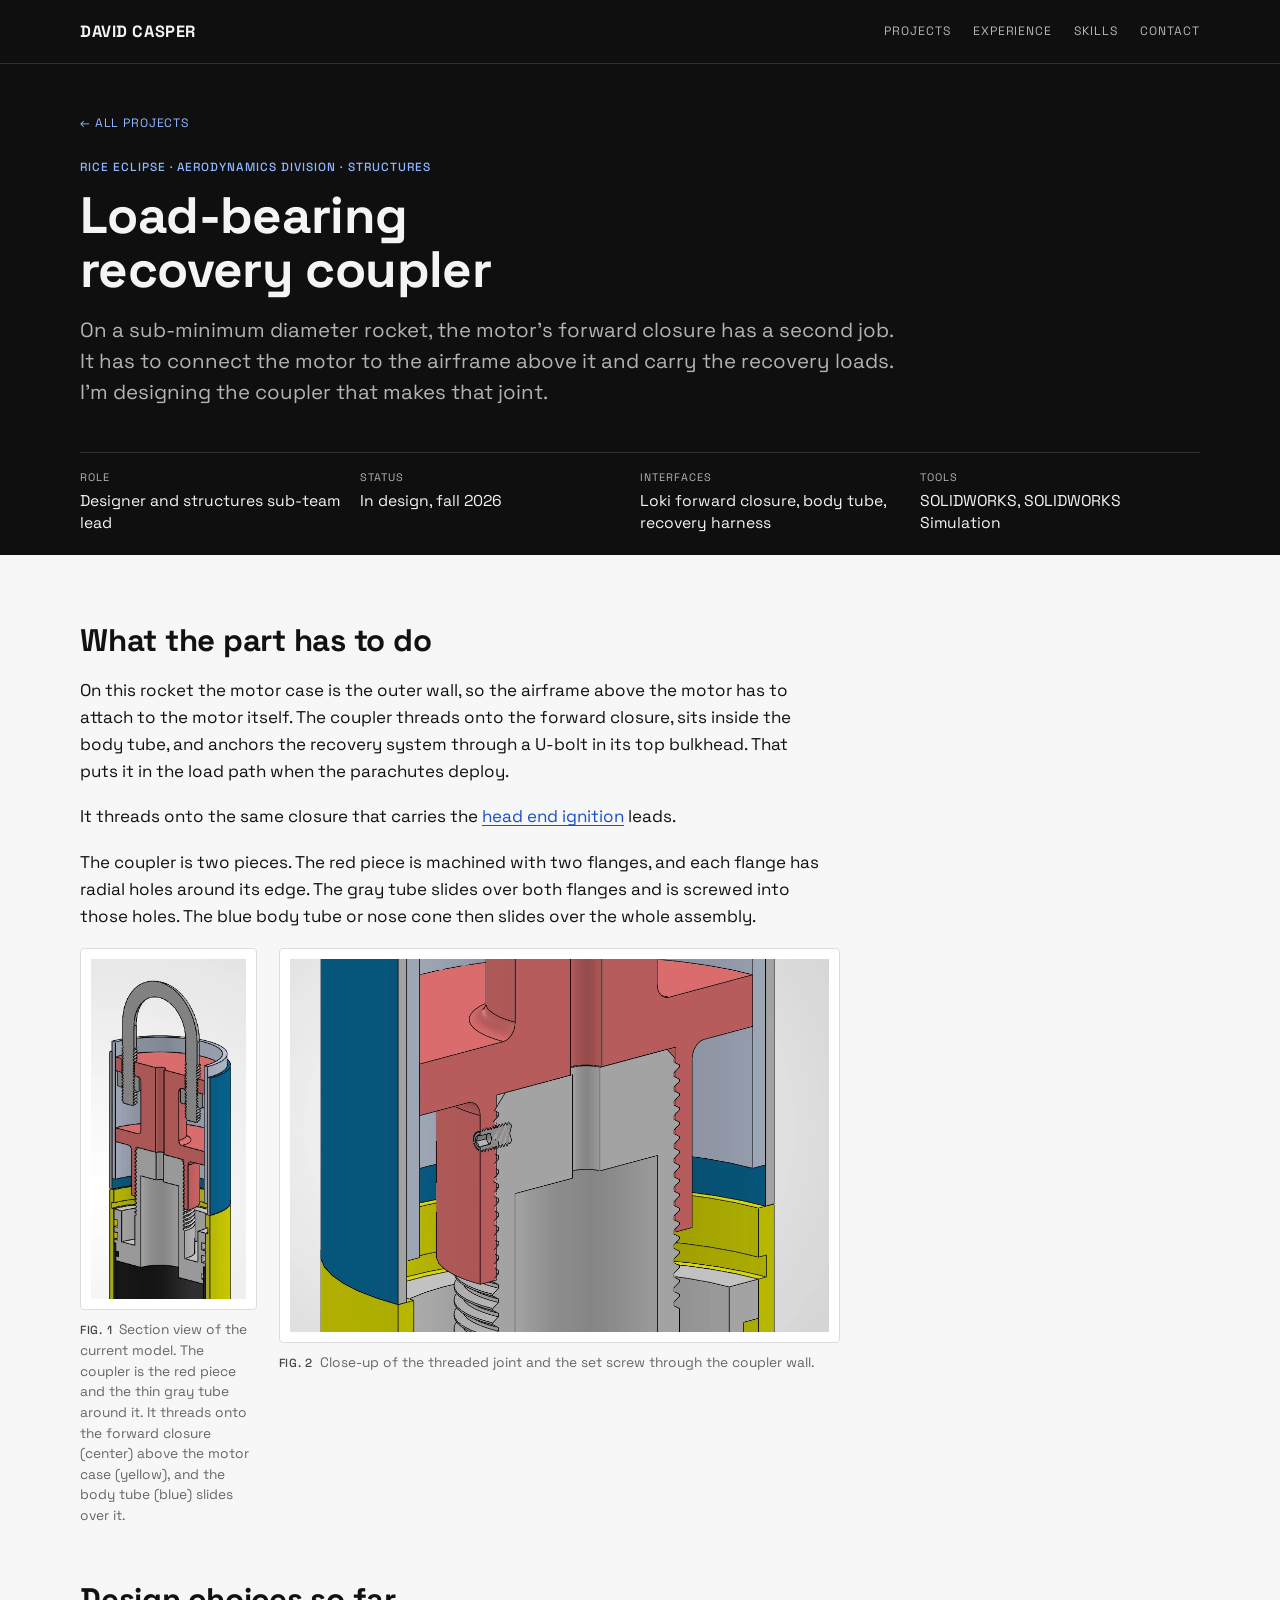
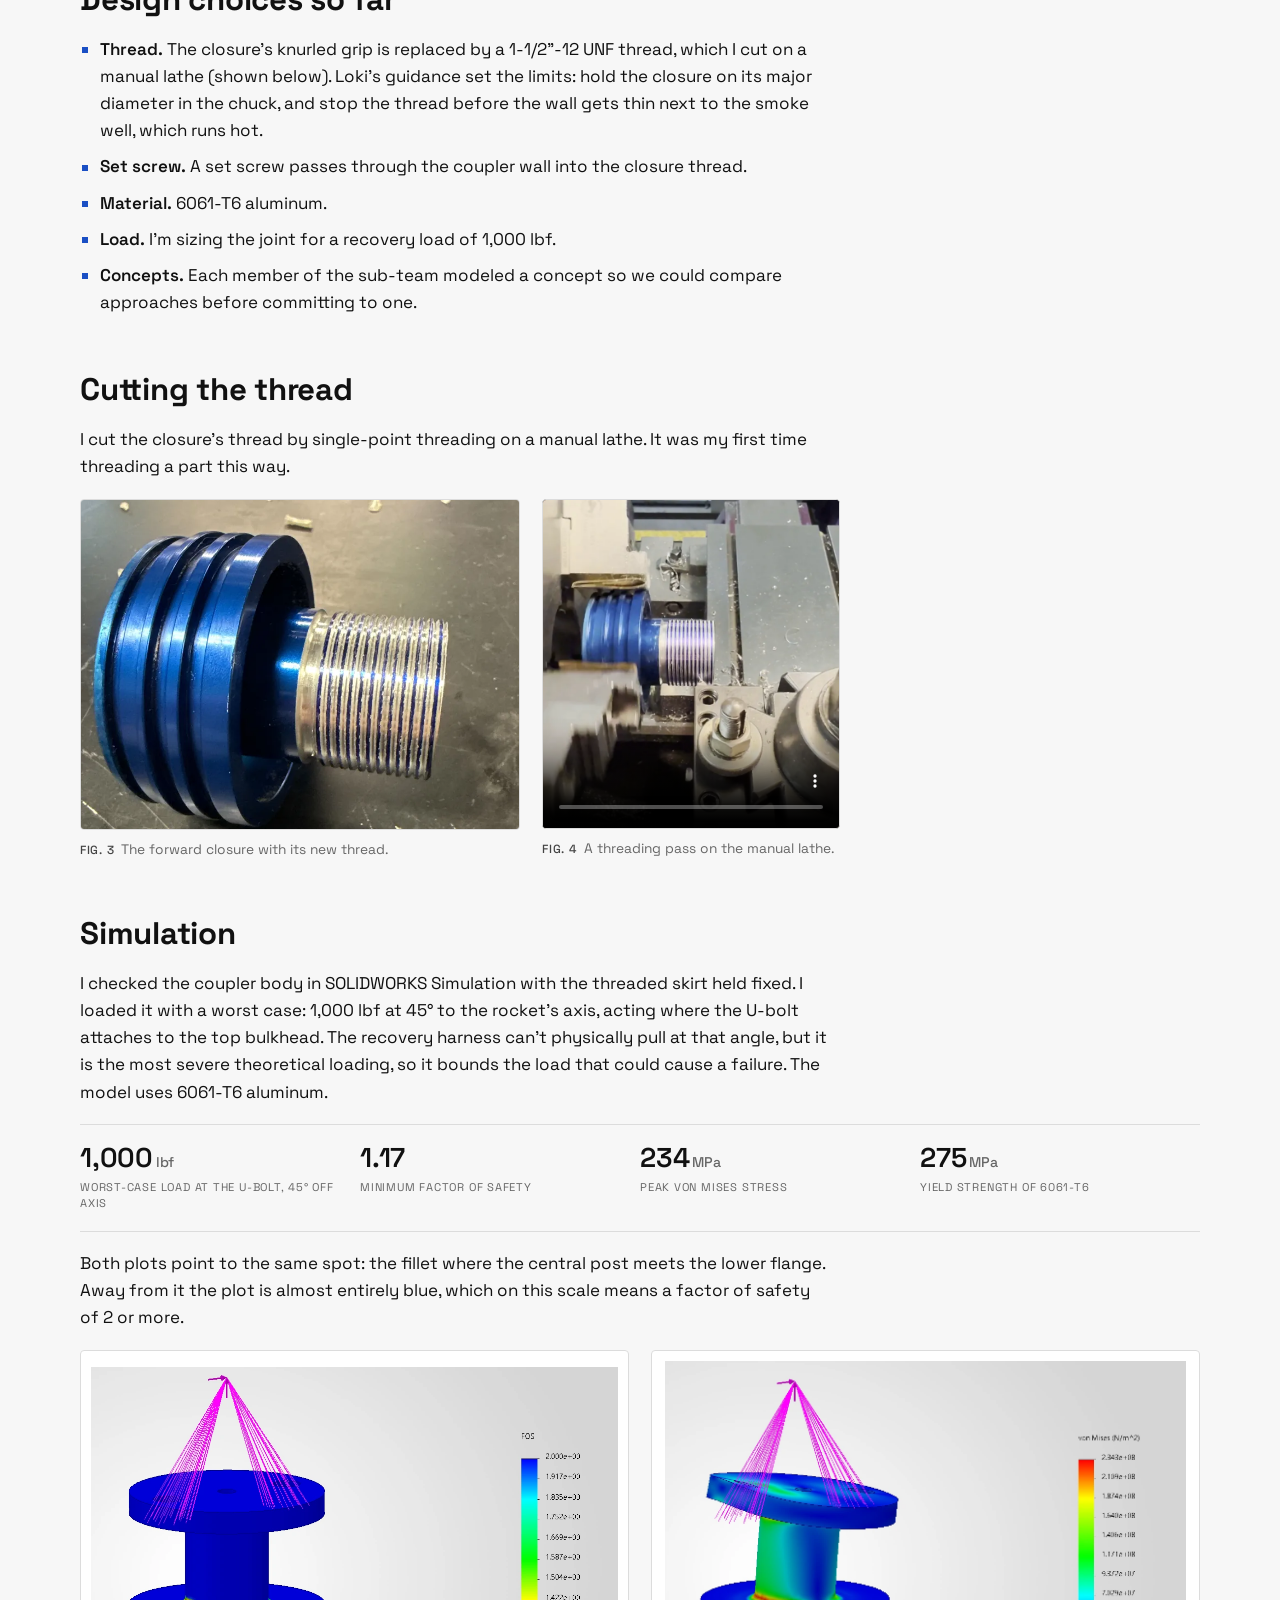
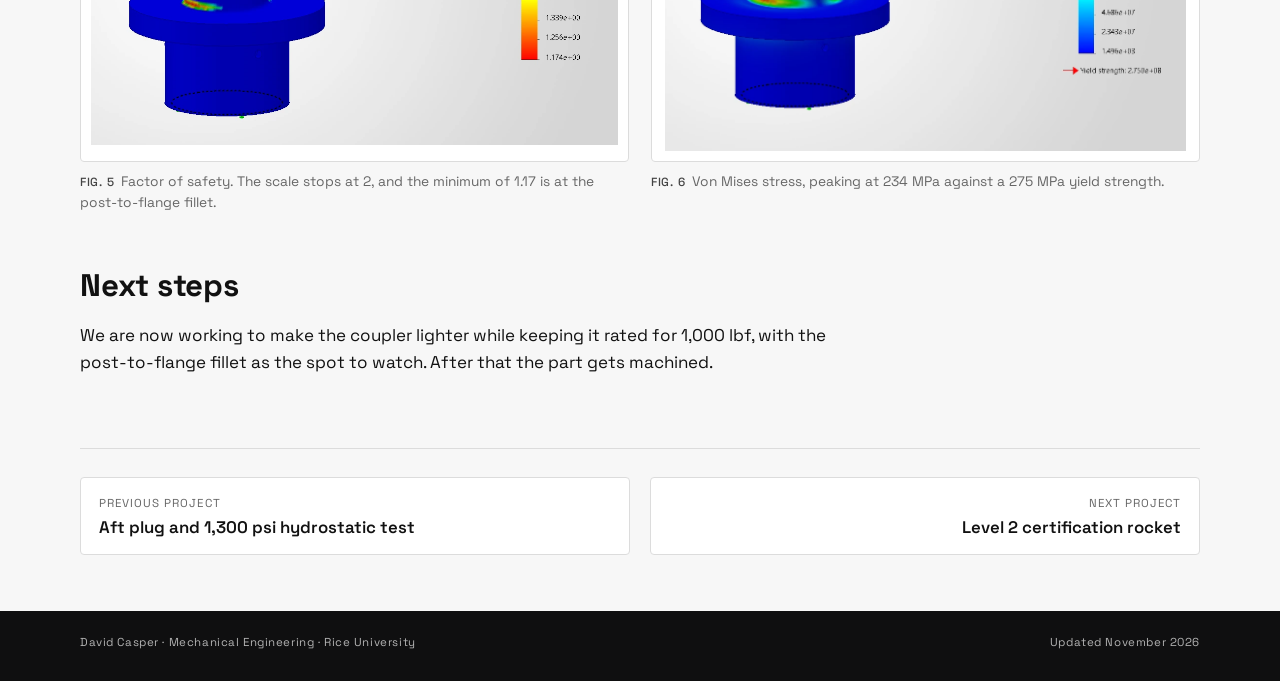
<file: projects/recovery-coupler.html>
<!doctype html>
<html lang="en">
<head>
<meta charset="utf-8">
<meta name="viewport" content="width=device-width, initial-scale=1, viewport-fit=cover">
<title>Load-bearing recovery coupler | David Casper</title>
<meta name="description" content="A custom-threaded coupler that joins a motor&#x27;s forward closure to the body tube and anchors recovery. In design.">
<meta property="og:type" content="website">
<meta property="og:title" content="Load-bearing recovery coupler | David Casper">
<meta property="og:description" content="A custom-threaded coupler that joins a motor&#x27;s forward closure to the body tube and anchors recovery. In design.">
<link rel="icon" href="../favicon.svg" type="image/svg+xml">
<link rel="preconnect" href="https://fonts.googleapis.com">
<link rel="preconnect" href="https://fonts.gstatic.com" crossorigin>
<link rel="stylesheet" href="https://fonts.googleapis.com/css2?family=Space+Grotesk:wght@300..700&family=Noto+Sans+Math&display=swap">
<link rel="stylesheet" href="../assets/site.css">
</head>
<body>
<a class="skip" href="#main">Skip to content</a><header class="band site-head" id="top"><div class="wrap head-row"><a class="brand" href="../index.html">David Casper</a><nav class="site-nav" aria-label="Primary"><a href="../index.html#projects">Projects</a><a href="../index.html#experience">Experience</a><a href="../index.html#skills">Skills</a><a href="../index.html#contact">Contact</a></nav></div></header><main id="main"><section class="band"><div class="wrap proj-head"><a class="back" href="../index.html#projects">&larr; All projects</a><p class="eyebrow">Rice Eclipse · Aerodynamics Division · Structures</p><h1>Load-bearing recovery coupler</h1><p class="lead">On a sub-minimum diameter rocket, the motor’s forward closure has a second job. It has to connect the motor to the airframe above it and carry the recovery loads. I’m designing the coupler that makes that joint.</p><dl class="tb"><div><dt>Role</dt><dd>Designer and structures sub-team lead</dd></div><div><dt>Status</dt><dd>In design, fall 2026</dd></div><div><dt>Interfaces</dt><dd>Loki forward closure, body tube, recovery harness</dd></div><div><dt>Tools</dt><dd>SOLIDWORKS, SOLIDWORKS Simulation</dd></div></dl></div></section>
<article class="wrap prose">
<section>
  <h2>What the part has to do</h2>
  <p>On this rocket the motor case is the outer wall, so the airframe above the motor has to attach to the motor itself. The coupler threads onto the forward closure, sits inside the body tube, and anchors the recovery system through a U-bolt in its top bulkhead. That puts it in the load path when the parachutes deploy.</p>
  <p>It threads onto the same closure that carries the <a href="head-end-ignition.html">head end ignition</a> leads.</p>
  <p>The coupler is two pieces. The red piece is machined with two flanges, and each flange has radial holes around its edge. The gray tube slides over both flanges and is screwed into those holes. The blue body tube or nose cone then slides over the whole assembly.</p>
  <div class="figrow pair">
    <figure class="fig sheet" style="--ar: 0.455"><a class="frame" href="../assets/img/coupler-section-1100.webp" data-caption="Fig. 1. Section view of the current model. The coupler is the red piece and the thin gray tube around it. It threads onto the forward closure (center) above the motor case (yellow), and the body tube (blue) slides over it."><img src="../assets/img/coupler-section-1100.webp" srcset="../assets/img/coupler-section-1100.webp 257w" sizes="(max-width: 820px) 92vw, 760px" width="257" height="565" alt="CAD section view of the red coupler threaded onto a gray forward closure inside a blue body tube, with a U-bolt on top" loading="lazy" decoding="async"></a><figcaption><b>Fig. 1</b>Section view of the current model. The coupler is the red piece and the thin gray tube around it. It threads onto the forward closure (center) above the motor case (yellow), and the body tube (blue) slides over it.</figcaption></figure>
    <figure class="fig sheet" style="--ar: 1.445"><a class="frame" href="../assets/img/coupler-thread-detail-1100.webp" data-caption="Fig. 2. Close-up of the threaded joint and the set screw through the coupler wall."><img src="../assets/img/coupler-thread-detail-1100.webp" srcset="../assets/img/coupler-thread-detail-1100.webp 1058w" sizes="(max-width: 820px) 92vw, 760px" width="1058" height="732" alt="Close-up CAD section of the threaded joint between the coupler and the closure, with a set screw through the coupler wall" loading="lazy" decoding="async"></a><figcaption><b>Fig. 2</b>Close-up of the threaded joint and the set screw through the coupler wall.</figcaption></figure>
  </div>
</section>

<section>
  <h2>Design choices so far</h2>
  <ul>
    <li><strong>Thread.</strong> The closure’s knurled grip is replaced by a 1-1/2"-12 UNF thread, which I cut on a manual lathe (shown below). Loki’s guidance set the limits: hold the closure on its major diameter in the chuck, and stop the thread before the wall gets thin next to the smoke well, which runs hot.</li>
    <li><strong>Set screw.</strong> A set screw passes through the coupler wall into the closure thread.</li>
    <li><strong>Material.</strong> 6061-T6 aluminum.</li>
    <li><strong>Load.</strong> I’m sizing the joint for a recovery load of 1,000 lbf.</li>
    <li><strong>Concepts.</strong> Each member of the sub-team modeled a concept so we could compare approaches before committing to one.</li>
  </ul>
</section>

<section>
  <h2>Cutting the thread</h2>
  <p>I cut the closure’s thread by single-point threading on a manual lathe. It was my first time threading a part this way.</p>
  <div class="figrow pair">
    <figure class="fig " style="--ar: 1.33"><a class="frame" href="../assets/img/coupler-closure-threads-1600.webp" data-caption="Fig. 3. The forward closure with its new thread."><img src="../assets/img/coupler-closure-threads-800.webp" srcset="../assets/img/coupler-closure-threads-800.webp 800w, ../assets/img/coupler-closure-threads-1600.webp 1600w" sizes="(max-width: 820px) 92vw, 760px" width="800" height="602" alt="Blue anodized forward closure on a workbench, with freshly cut silver threads on its smaller end" loading="lazy" decoding="async"></a><figcaption><b>Fig. 3</b>The forward closure with its new thread.</figcaption></figure>
    <figure class="fig " style="--ar: 0.9"><video controls playsinline preload="none" poster="../assets/img/coupler-threading-poster-720.webp" width="720" height="800" aria-label="Video of the threading tool taking a pass along the closure on a manual lathe"><source src="../assets/video/coupler-threading.mp4" type="video/mp4"></video><figcaption><b>Fig. 4</b>A threading pass on the manual lathe.</figcaption></figure>
  </div>
</section>

<section>
  <h2>Simulation</h2>
  <p>I checked the coupler body in SOLIDWORKS Simulation with the threaded skirt held fixed. I loaded it with a worst case: 1,000 lbf at 45° to the rocket’s axis, acting where the U-bolt attaches to the top bulkhead. The recovery harness can’t physically pull at that angle, but it is the most severe theoretical loading, so it bounds the load that could cause a failure. The model uses 6061-T6 aluminum.</p>
  <dl class="results"><div><dd>1,000<small>lbf</small></dd><dt>Worst-case load at the U-bolt, 45° off axis</dt></div><div><dd>1.17</dd><dt>Minimum factor of safety</dt></div><div><dd>234<small>MPa</small></dd><dt>Peak von Mises stress</dt></div><div><dd>275<small>MPa</small></dd><dt>Yield strength of 6061-T6</dt></div></dl>
  <p>Both plots point to the same spot: the fillet where the central post meets the lower flange. Away from it the plot is almost entirely blue, which on this scale means a factor of safety of 2 or more.</p>
  <div class="figrow two">
    <figure class="fig sheet fea"><a class="frame" href="../assets/img/coupler-fos-1100.webp" data-caption="Fig. 5. Factor of safety. The scale stops at 2, and the minimum of 1.17 is at the post-to-flange fillet."><img src="../assets/img/coupler-fos-1100.webp" srcset="../assets/img/coupler-fos-1100.webp 1047w" sizes="(max-width: 820px) 92vw, 760px" width="1047" height="752" alt="Factor of safety plot of the coupler, all blue except a red and yellow band where the post meets the lower flange" loading="lazy" decoding="async"></a><figcaption><b>Fig. 5</b>Factor of safety. The scale stops at 2, and the minimum of 1.17 is at the post-to-flange fillet.</figcaption></figure>
    <figure class="fig sheet fea"><a class="frame" href="../assets/img/coupler-stress-1100.webp" data-caption="Fig. 6. Von Mises stress, peaking at 234 MPa against a 275 MPa yield strength."><img src="../assets/img/coupler-stress-1100.webp" srcset="../assets/img/coupler-stress-1100.webp 1075w" sizes="(max-width: 820px) 92vw, 760px" width="1075" height="805" alt="Von Mises stress plot of the coupler with the highest stress at the base of the post" loading="lazy" decoding="async"></a><figcaption><b>Fig. 6</b>Von Mises stress, peaking at 234 MPa against a 275 MPa yield strength.</figcaption></figure>
  </div>
</section>

<section>
  <h2>Next steps</h2>
  <p>We are now working to make the coupler lighter while keeping it rated for 1,000 lbf, with the post-to-flange fillet as the spot to watch. After that the part gets machined.</p>
</section>
</article>
</main>
<div class="wrap"><nav class="pager" aria-label="More projects"><a href="hydrostatic-test.html"><span class="kicker">Previous project</span><strong>Aft plug and 1,300 psi hydrostatic test</strong></a><a class="next" href="level-2-rocket.html"><span class="kicker">Next project</span><strong>Level 2 certification rocket</strong></a></nav></div><footer class="band"><div class="wrap"><div class="site-foot plain"><span>David Casper · Mechanical Engineering · Rice University</span><span>Updated November 2026</span></div></div></footer><dialog class="lightbox" aria-label="Enlarged figure"><form method="dialog"><button>Close</button></form><p></p></dialog>
<script src="../assets/site.js"></script>
</body>
</html>
</file>
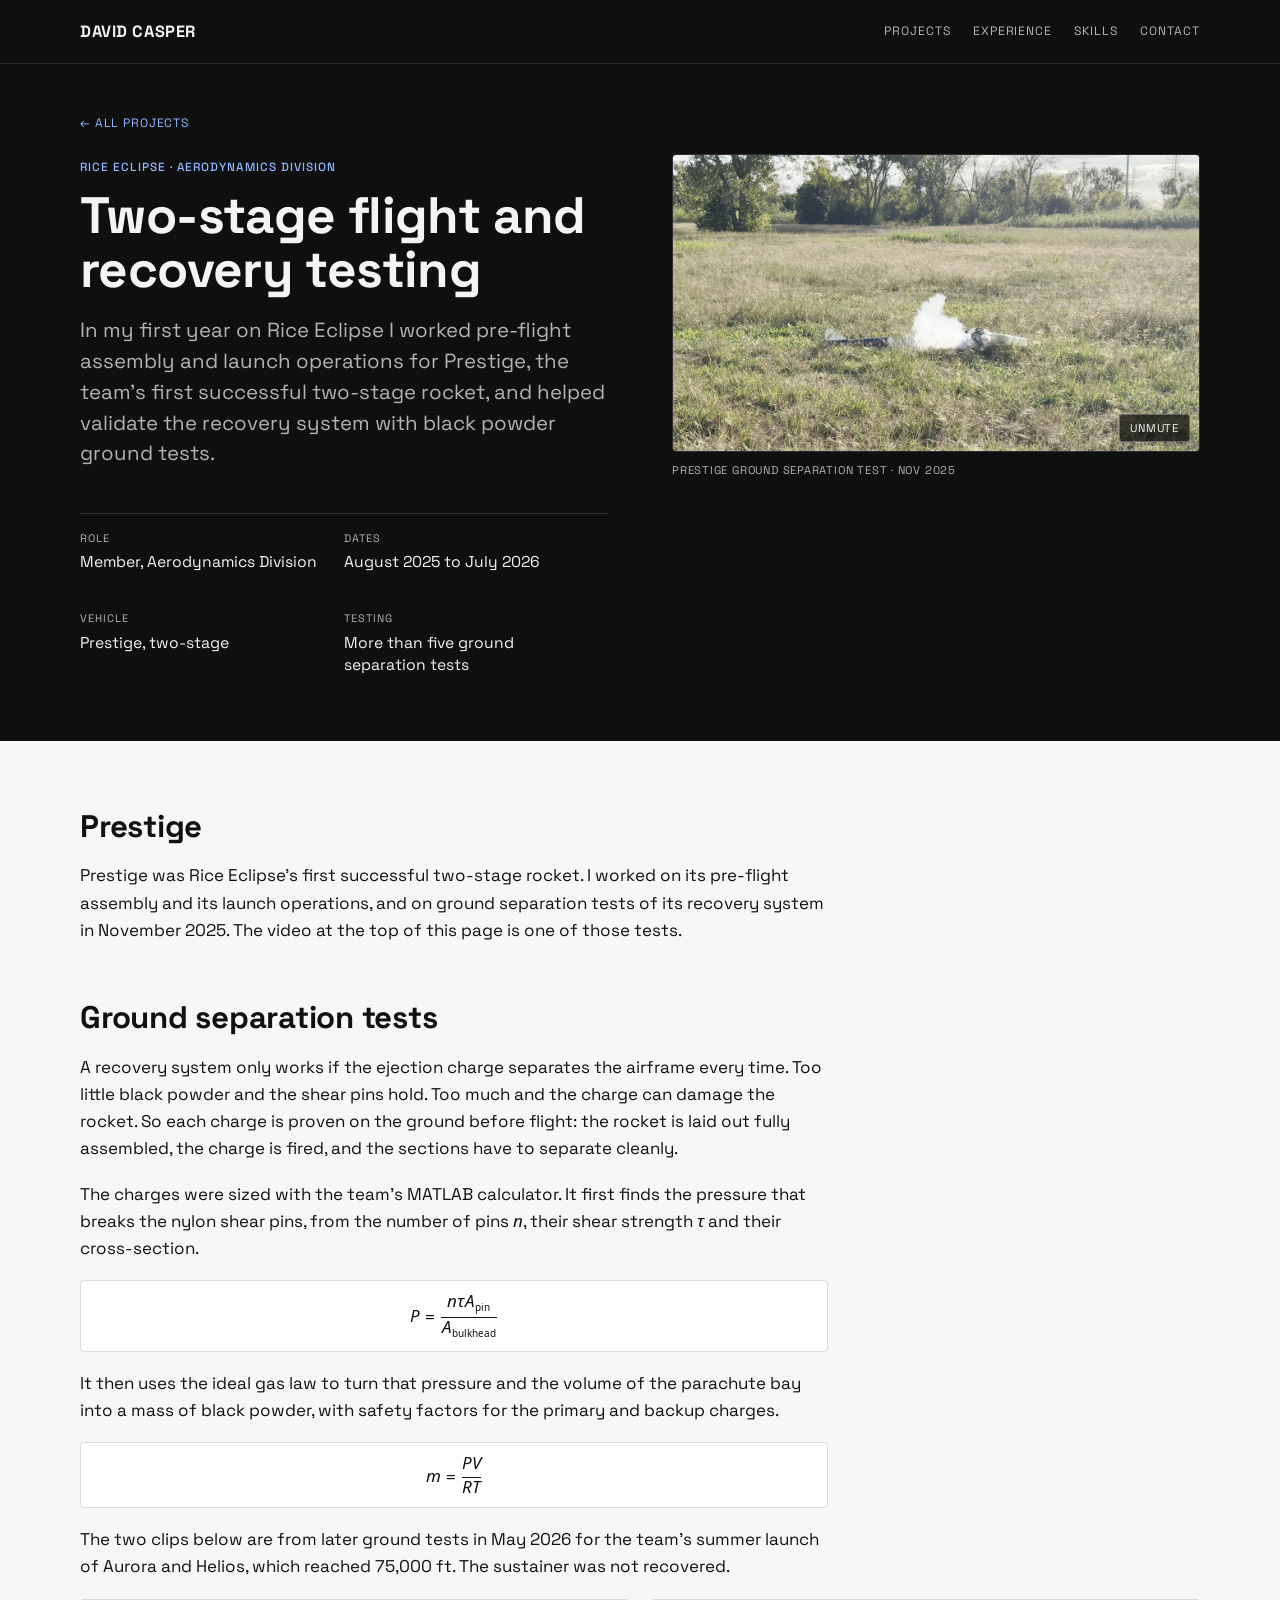
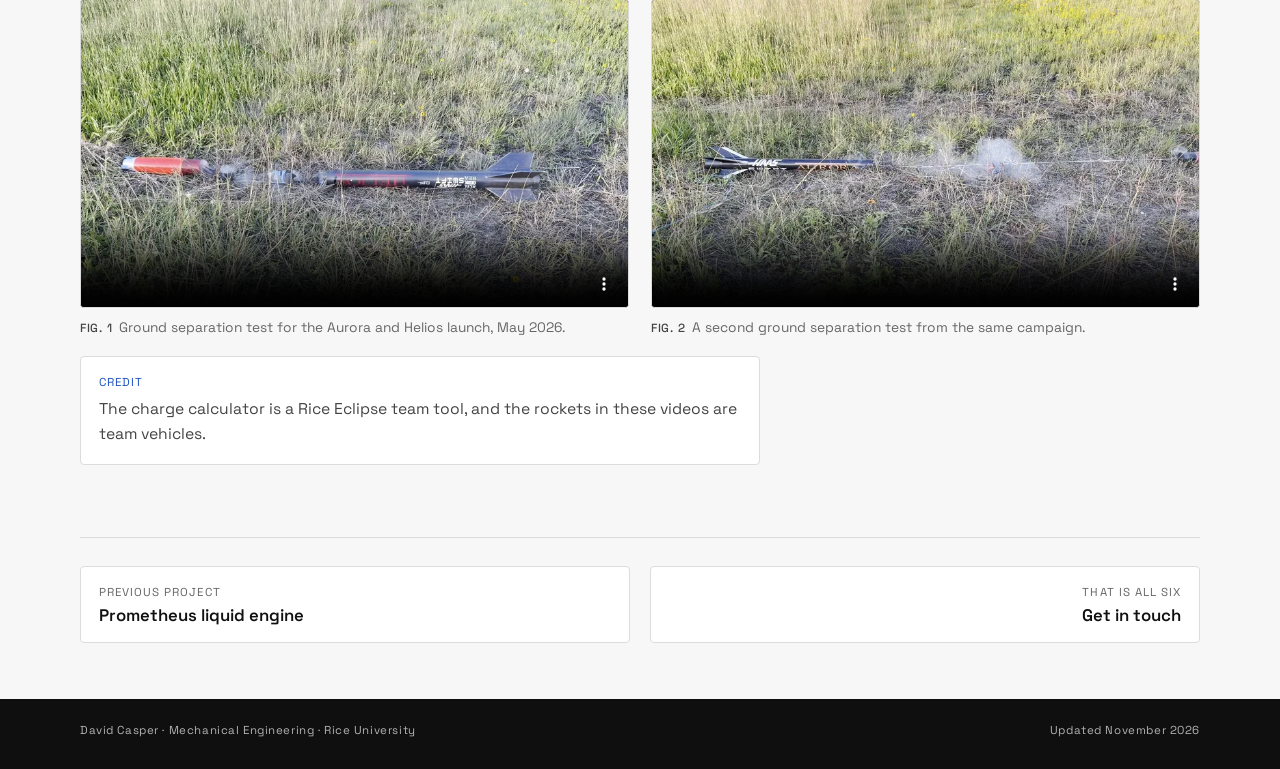
<file: projects/two-stage-recovery.html>
<!doctype html>
<html lang="en">
<head>
<meta charset="utf-8">
<meta name="viewport" content="width=device-width, initial-scale=1, viewport-fit=cover">
<title>Two-stage flight and recovery testing | David Casper</title>
<meta name="description" content="Launch operations for Rice Eclipse&#x27;s first successful two-stage rocket and black powder ground separation tests.">
<meta property="og:type" content="website">
<meta property="og:title" content="Two-stage flight and recovery testing | David Casper">
<meta property="og:description" content="Launch operations for Rice Eclipse&#x27;s first successful two-stage rocket and black powder ground separation tests.">
<link rel="icon" href="../favicon.svg" type="image/svg+xml">
<link rel="preconnect" href="https://fonts.googleapis.com">
<link rel="preconnect" href="https://fonts.gstatic.com" crossorigin>
<link rel="stylesheet" href="https://fonts.googleapis.com/css2?family=Space+Grotesk:wght@300..700&family=Noto+Sans+Math&display=swap">
<link rel="stylesheet" href="../assets/site.css">
</head>
<body>
<a class="skip" href="#main">Skip to content</a><header class="band site-head" id="top"><div class="wrap head-row"><a class="brand" href="../index.html">David Casper</a><nav class="site-nav" aria-label="Primary"><a href="../index.html#projects">Projects</a><a href="../index.html#experience">Experience</a><a href="../index.html#skills">Skills</a><a href="../index.html#contact">Contact</a></nav></div></header><main id="main"><section class="band"><div class="wrap proj-head has-media"><div class="proj-text"><a class="back" href="../index.html#projects">&larr; All projects</a><p class="eyebrow">Rice Eclipse · Aerodynamics Division</p><h1>Two-stage flight and recovery testing</h1><p class="lead">In my first year on Rice Eclipse I worked pre-flight assembly and launch operations for Prestige, the team’s first successful two-stage rocket, and helped validate the recovery system with black powder ground tests.</p><dl class="tb"><div><dt>Role</dt><dd>Member, Aerodynamics Division</dd></div><div><dt>Dates</dt><dd>August 2025 to July 2026</dd></div><div><dt>Vehicle</dt><dd>Prestige, two-stage</dd></div><div><dt>Testing</dt><dd>More than five ground separation tests</dd></div></dl></div><figure class="proj-media landscape"><div class="hero-frame"><video autoplay muted loop playsinline poster="../assets/img/prestige-separation-poster-1280.webp" width="1280" height="720" aria-label="Video of a Prestige ground separation test in which an ejection charge pushes a section off the rocket"><source src="../assets/video/prestige-separation.mp4" type="video/mp4"></video><button type="button" class="sound-btn" data-sound aria-label="Unmute the video">Unmute</button></div><figcaption>Prestige ground separation test · Nov 2025</figcaption></figure></div></section>
<article class="wrap prose">
<section>
  <h2>Prestige</h2>
  <p>Prestige was Rice Eclipse’s first successful two-stage rocket. I worked on its pre-flight assembly and its launch operations, and on ground separation tests of its recovery system in November 2025. The video at the top of this page is one of those tests.</p>
</section>

<section>
  <h2>Ground separation tests</h2>
  <p>A recovery system only works if the ejection charge separates the airframe every time. Too little black powder and the shear pins hold. Too much and the charge can damage the rocket. So each charge is proven on the ground before flight: the rocket is laid out fully assembled, the charge is fired, and the sections have to separate cleanly.</p>
  <p>The charges were sized with the team’s MATLAB calculator. It first finds the pressure that breaks the nylon shear pins, from the number of pins <math><mi>n</mi></math>, their shear strength <math><mi>&#x3C4;</mi></math> and their cross-section.</p>
  <div class="mathblock"><math display="block"><mi>P</mi><mo>=</mo><mfrac><mrow><mi>n</mi><mo>&#x2062;</mo><mi>&#x3C4;</mi><mo>&#x2062;</mo><msub><mi>A</mi><mtext>pin</mtext></msub></mrow><msub><mi>A</mi><mtext>bulkhead</mtext></msub></mfrac></math></div>
  <p>It then uses the ideal gas law to turn that pressure and the volume of the parachute bay into a mass of black powder, with safety factors for the primary and backup charges.</p>
  <div class="mathblock"><math display="block"><mi>m</mi><mo>=</mo><mfrac><mrow><mi>P</mi><mo>&#x2062;</mo><mi>V</mi></mrow><mrow><mi>R</mi><mo>&#x2062;</mo><mi>T</mi></mrow></mfrac></math></div>
  <p>The two clips below are from later ground tests in May 2026 for the team’s summer launch of Aurora and Helios, which reached 75,000 ft. The sustainer was not recovered.</p>
  <div class="figrow two">
    <figure class="fig "><video controls playsinline preload="none" poster="../assets/img/separation-test-a-poster-800.webp" width="1280" height="720" aria-label="Video of a ground separation test in which the nose section is pushed off by an ejection charge"><source src="../assets/video/separation-test-a.mp4" type="video/mp4"></video><figcaption><b>Fig. 1</b>Ground separation test for the Aurora and Helios launch, May 2026.</figcaption></figure>
    <figure class="fig "><video controls playsinline preload="none" poster="../assets/img/separation-test-b-poster-800.webp" width="1280" height="720" aria-label="Video of a second ground separation test with a puff of smoke at the joint"><source src="../assets/video/separation-test-b.mp4" type="video/mp4"></video><figcaption><b>Fig. 2</b>A second ground separation test from the same campaign.</figcaption></figure>
  </div>
  <div class="note"><span class="kicker">Credit</span><p>The charge calculator is a Rice Eclipse team tool, and the rockets in these videos are team vehicles.</p></div>
</section>
</article>
</main>
<div class="wrap"><nav class="pager" aria-label="More projects"><a href="prometheus.html"><span class="kicker">Previous project</span><strong>Prometheus liquid engine</strong></a><a class="next" href="../index.html#contact"><span class="kicker">That is all six</span><strong>Get in touch</strong></a></nav></div><footer class="band"><div class="wrap"><div class="site-foot plain"><span>David Casper · Mechanical Engineering · Rice University</span><span>Updated November 2026</span></div></div></footer>
<script src="../assets/site.js"></script>
</body>
</html>
</file>
<file: assets/site.css>
/* Layout: a test report. Dark title band up top, then one 1120px sheet where
   prose holds a 68ch measure and figures break out to the full sheet width.
   Metadata is set like a drawing title block in the mono face. */
:root {
  color-scheme: light;
  /* Three blues carry all the color. Everything else is neutral gray. */
  --blue-deep: #1a4fc4;
  --blue: #2f6fed;
  --blue-light: #8fb8ff;
  --paper: #f7f7f7;
  --surface: #ffffff;
  --sunken: #eeeeee;
  --ink: #111111;
  --ink-2: #444444;
  --ink-3: #666666;
  --rule: #dcdcdc;
  --rule-strong: #bdbdbd;
  --accent: var(--blue-deep);
  --accent-ink: #ffffff;
  --band: #0f0f10;
  --band-2: #1b1b1d;
  --band-ink: #f4f4f4;
  --band-ink-2: #b3b3b3;
  --band-rule: #2e2e30;
  --band-accent: var(--blue-light);
  --series-1: var(--blue);
  --series-2: #4d4d4d;
  --grid: #e6e6e6;
  --axis: #bdbdbd;
  --sheet: #ffffff;
  --sheet-ink: #111111;
  --shadow: 0 1px 2px rgba(0, 0, 0, 0.05), 0 8px 24px rgba(0, 0, 0, 0.06);
  --sheet-dim: 1;
  --font-display: "Space Grotesk", "Helvetica Neue", Helvetica, Arial, sans-serif;
  --font-body: "Space Grotesk", "Helvetica Neue", Helvetica, Arial, sans-serif;
  --font-mono: var(--font-body);
  --font-code: ui-monospace, "SFMono-Regular", Menlo, Consolas, monospace;
}
@media (prefers-color-scheme: dark) {
  :root:not([data-theme="light"]) {
    color-scheme: dark;
    --paper: #121212;
    --surface: #1b1b1b;
    --sunken: #161616;
    --ink: #ededed;
    --ink-2: #c2c2c2;
    --ink-3: #9c9c9c;
    --rule: #2e2e2e;
    --rule-strong: #474747;
    --accent: var(--blue-light);
    --accent-ink: #0b0b0b;
    --band: #0a0a0a;
    --band-2: #171717;
    --band-ink: #f4f4f4;
    --band-ink-2: #b3b3b3;
    --band-rule: #2a2a2a;
    --band-accent: var(--blue-light);
    --series-1: var(--blue);
    --series-2: #b8b8b8;
    --grid: #262626;
    --axis: #474747;
    --sheet: #ffffff;
    --sheet-ink: #111111;
    --sheet-dim: 0.92;
    --shadow: 0 1px 2px rgba(0, 0, 0, 0.4), 0 8px 24px rgba(0, 0, 0, 0.3);
  }
}
:root[data-theme="dark"] {
  color-scheme: dark;
  --paper: #121212;
  --surface: #1b1b1b;
  --sunken: #161616;
  --ink: #ededed;
  --ink-2: #c2c2c2;
  --ink-3: #9c9c9c;
  --rule: #2e2e2e;
  --rule-strong: #474747;
  --accent: var(--blue-light);
  --accent-ink: #0b0b0b;
  --band: #0a0a0a;
  --band-2: #171717;
  --band-ink: #f4f4f4;
  --band-ink-2: #b3b3b3;
  --band-rule: #2a2a2a;
  --band-accent: var(--blue-light);
  --series-1: var(--blue);
  --series-2: #b8b8b8;
  --grid: #262626;
  --axis: #474747;
  --sheet: #ffffff;
  --sheet-ink: #111111;
  --sheet-dim: 0.92;
  --shadow: 0 1px 2px rgba(0, 0, 0, 0.4), 0 8px 24px rgba(0, 0, 0, 0.3);
}

*, *::before, *::after { box-sizing: border-box; }
[hidden] { display: none !important; }
/* The page opens and closes on the dark band, so the root carries that colour: on a phone the
   safe-area strips above the header and below the footer then match the bands beside them. */
html { -webkit-text-size-adjust: 100%; text-size-adjust: 100%; scroll-behavior: smooth; background: var(--band); }
body {
  margin: 0;
  background: var(--paper);
  color: var(--ink);
  font-family: var(--font-body);
  font-size: 1.0625rem;
  line-height: 1.6;
  font-weight: 400;
    -webkit-font-smoothing: antialiased;
  text-rendering: optimizeLegibility;
}
img, video, svg { max-width: 100%; }
img, video { height: auto; display: block; }
a { color: var(--accent); text-underline-offset: 0.18em; text-decoration-thickness: 1px; }
a:hover { text-decoration-thickness: 2px; }
:focus-visible { outline: 2px solid var(--accent); outline-offset: 3px; border-radius: 2px; }
.band :focus-visible { outline-color: var(--band-accent); }
h1, h2, h3, h4 { font-family: var(--font-display); text-wrap: balance; margin: 0; color: inherit; }
p { margin: 0; }
ul, ol, dl, dd, figure { margin: 0; padding: 0; }

.wrap {
  max-width: 1160px;
  margin-inline: auto;
  padding-left: max(20px, env(safe-area-inset-left, 0px));
  padding-right: max(20px, env(safe-area-inset-right, 0px));
}
.band { background: var(--band); color: var(--band-ink); }
.band a { color: var(--band-accent); }
.skip {
  position: absolute; left: 12px; top: -60px; z-index: 20;
  background: var(--accent); color: var(--accent-ink); padding: 8px 14px; border-radius: 4px;
  text-decoration: none; font-weight: 600;
}
.skip:focus { top: calc(12px + env(safe-area-inset-top, 0px)); }

.mono, .eyebrow, .meta, figcaption b, .tag, .tb dt, .glance dt, .when, .site-nav a, .back, .chart-note b, .kicker {
  font-family: var(--font-mono);
}
.eyebrow {
  font-size: 0.74rem; letter-spacing: 0.09em; text-transform: uppercase; font-weight: 500;
  color: var(--ink-3);
}
.band .eyebrow { color: var(--band-accent); }

/* ---------- header ---------- */
.site-head { border-bottom: 1px solid var(--band-rule); }
.head-row { display: flex; flex-wrap: wrap; align-items: center; justify-content: space-between; gap: 6px 28px; padding-block: 16px; }
.brand {
  font-family: var(--font-display); font-weight: 700; letter-spacing: 0.035em;
  text-transform: uppercase; font-size: 1.02rem; text-decoration: none; color: var(--band-ink);
}
.band a.brand { color: var(--band-ink); }
.site-nav { display: flex; flex-wrap: wrap; gap: 4px 22px; }
.site-nav a {
  font-size: 0.76rem; letter-spacing: 0.08em; text-transform: uppercase; text-decoration: none;
  color: var(--band-ink-2); padding-block: 6px;
}
.band .site-nav a { color: var(--band-ink-2); }
.band .site-nav a:hover, .band .site-nav a[aria-current="page"] { color: var(--band-ink); text-decoration: underline; text-decoration-thickness: 1px; }

/* ---------- hero ---------- */
.hero { padding-block: 0; position: relative; overflow: hidden; isolation: isolate; background: #080809; }
.hero-bg { position: absolute; inset: 0; z-index: -1; overflow: hidden; }
.hero-bg img { position: absolute; top: 0; left: 0; width: 122%; height: 100%; max-width: none; object-fit: cover; object-position: 50% 42%; }
.hero-bg::after {
  content: ""; position: absolute; inset: 0;
  background:
    linear-gradient(90deg, rgba(8,8,9,0.88) 0%, rgba(8,8,9,0.7) 26%, rgba(8,8,9,0.22) 46%, rgba(8,8,9,0) 56%),
    linear-gradient(180deg, rgba(8,8,9,0) 52%, rgba(8,8,9,0.82) 82%, #080809 100%);
}
.hero-inner { min-height: clamp(600px, 90vh, 940px); display: flex; flex-direction: column; justify-content: flex-end; padding-top: clamp(72px, 14vh, 160px); }
.hero-copy { min-width: 0; max-width: 37rem; display: flex; flex-direction: column; gap: 22px; }
.hero .lead { color: #d6d6d6; text-shadow: 0 1px 12px rgba(0,0,0,0.5); }
.hero h1 { text-shadow: 0 2px 24px rgba(0,0,0,0.45); }
.hero-credit { align-self: flex-end; margin-top: clamp(36px, 7vh, 72px); margin-bottom: 14px; font-size: 0.7rem; letter-spacing: 0.07em; text-transform: uppercase; color: rgba(244,244,244,0.72); text-align: right; }
.hero h1 {
  font-weight: 700; letter-spacing: -0.012em; line-height: 1.04;
  font-size: clamp(2.1rem, 1.1rem + 4.2vw, 4rem);
}
.lead { font-size: clamp(1.08rem, 1rem + 0.45vw, 1.28rem); line-height: 1.5; max-width: 34em; color: var(--band-ink-2); }
.lead strong { color: var(--band-ink); font-weight: 600; }
.cta-row { display: flex; flex-wrap: wrap; gap: 12px; margin-top: 4px; }
.btn {
  display: inline-flex; align-items: center; gap: 8px; text-decoration: none; cursor: pointer;
  font-family: var(--font-mono); font-size: 0.8rem; letter-spacing: 0.07em; text-transform: uppercase; font-weight: 500;
  padding: 12px 18px; border-radius: 3px; border: 1px solid transparent; line-height: 1.2;
}
.band a.btn-primary, .btn-primary { background: var(--blue); color: #ffffff; }
.band a.btn-primary:hover { background: var(--blue-deep); }
.band a.btn-ghost, .btn-ghost { border-color: var(--band-rule); color: var(--band-ink); background: transparent; }
.band a.btn-ghost:hover { border-color: var(--band-ink-2); }
.sound-btn { position: absolute; right: 10px; bottom: 10px; font-family: var(--font-mono); font-size: 0.7rem; letter-spacing: 0.07em; text-transform: uppercase; background: rgba(10,10,10,0.72); color: #f4f4f4; border: 1px solid rgba(255,255,255,0.28); border-radius: 3px; padding: 6px 10px; cursor: pointer; }
.sound-btn:hover, .sound-btn.is-on { border-color: var(--blue-light); color: var(--blue-light); }

.glance { display: grid; grid-template-columns: repeat(4, minmax(0, 1fr)); border-top: 1px solid var(--band-rule); }
.glance > div { padding: 22px 22px 26px 0; min-width: 0; }
.glance > div + div { border-left: 1px solid var(--band-rule); padding-left: 22px; }
.glance dt { order: 2; font-size: 0.72rem; letter-spacing: 0.06em; text-transform: uppercase; color: var(--band-ink-2); line-height: 1.45; margin-top: 8px; }
.glance dd { font-family: var(--font-display); font-weight: 600; font-size: clamp(1.5rem, 1.1rem + 1.4vw, 2.1rem); line-height: 1.05; letter-spacing: -0.01em; }
.glance dd small { font-size: 0.5em; font-weight: 500; letter-spacing: 0.02em; margin-left: 0.25em; color: var(--band-ink-2); }
.glance > div { display: flex; flex-direction: column; }

/* ---------- sections ---------- */
.section { padding-block: clamp(48px, 7vw, 88px); }
.section + .section { border-top: 1px solid var(--rule); }
.section-head { display: flex; flex-wrap: wrap; align-items: baseline; justify-content: space-between; gap: 8px 24px; margin-bottom: 30px; }
.section-head h2, .prose h2, .two-col h2 { font-weight: 700; font-size: clamp(1.45rem, 1.2rem + 1vw, 1.95rem); letter-spacing: -0.008em; line-height: 1.15; }
.section-head p { color: var(--ink-3); max-width: 46ch; font-size: 0.98rem; }

/* ---------- project cards ---------- */
.cards { display: grid; grid-template-columns: repeat(auto-fill, minmax(min(100%, 320px), 1fr)); gap: 24px; list-style: none; }
.card { background: var(--surface); border: 1px solid var(--rule); border-radius: 6px; overflow: hidden; display: flex; flex-direction: column; min-width: 0; position: relative; transition: border-color 0.15s ease, box-shadow 0.15s ease, transform 0.15s ease; }
.card:hover { border-color: var(--rule-strong); box-shadow: var(--shadow); transform: translateY(-2px); }
.card-media { aspect-ratio: 4 / 3; background: var(--sunken); border-bottom: 1px solid var(--rule); overflow: hidden; }
.card-media img { width: 100%; height: 100%; object-fit: cover; }
.card-media.contain { background: var(--sheet); filter: brightness(var(--sheet-dim)); }
.card-media.contain img { object-fit: contain; }
.card-media.pos-upper img { object-position: 50% 30%; }
.card-body { padding: 20px 22px 22px; display: flex; flex-direction: column; gap: 10px; flex: 1; min-width: 0; }
.meta { font-size: 0.7rem; letter-spacing: 0.07em; text-transform: uppercase; color: var(--ink-3); }
.card h3 { font-weight: 600; font-size: 1.22rem; line-height: 1.2; }
.card h3 a { color: var(--ink); text-decoration: none; }
.card h3 a::after { content: ""; position: absolute; inset: 0; }
.card h3 a:hover { color: var(--accent); }
.card p { color: var(--ink-2); font-size: 0.98rem; line-height: 1.5; }
.card p.meta { font-size: 0.7rem; line-height: 1.5; color: var(--ink-3); }
.tags { display: flex; flex-wrap: wrap; gap: 6px; list-style: none; margin-top: auto; padding-top: 8px; }
.tag { font-size: 0.68rem; letter-spacing: 0.06em; text-transform: uppercase; color: var(--ink-2); border: 1px solid var(--rule); border-radius: 3px; padding: 3px 7px; line-height: 1.3; }
.status { color: var(--accent); border-color: currentColor; }

/* ---------- about ---------- */
.about-grid { display: grid; grid-template-columns: minmax(0, 1fr) minmax(0, 280px); gap: clamp(24px, 5vw, 64px); align-items: start; }
.about-grid p + p { margin-top: 1em; }
.about-grid .copy { max-width: 62ch; font-size: 1.1rem; }
.about-photo img { width: 100%; aspect-ratio: 4 / 5; object-fit: cover; object-position: 50% 28%; border-radius: 4px; border: 1px solid var(--rule); }
.about-photo figcaption { margin-top: 8px; }

/* ---------- experience ---------- */
.rows { display: grid; gap: 0; list-style: none; }
.row { display: grid; grid-template-columns: 200px minmax(0, 1fr); gap: 8px 32px; padding-block: 26px; border-top: 1px solid var(--rule); }
.rows .row:first-child { border-top: 0; padding-top: 0; }
.when { font-size: 0.76rem; letter-spacing: 0.06em; text-transform: uppercase; color: var(--ink-3); padding-top: 5px; }
.row h3 { font-weight: 600; font-size: 1.18rem; line-height: 1.25; }
.row .org { color: var(--ink-2); margin-top: 2px; }
.row ul { list-style: none; margin-top: 12px; display: grid; gap: 7px; max-width: 70ch; }
.row li, .prose ul li { position: relative; padding-left: 20px; }
.row li::before, .prose ul li::before { content: ""; position: absolute; left: 2px; top: 0.66em; width: 6px; height: 6px; background: var(--accent); }
.row li { color: var(--ink-2); font-size: 1rem; line-height: 1.5; }
.row .inline-links { margin-top: 14px; font-family: var(--font-mono); font-size: 0.78rem; letter-spacing: 0.03em; color: var(--ink-3); }

/* ---------- skills / education ---------- */
.spec { display: grid; grid-template-columns: 200px minmax(0, 1fr); gap: 0 32px; }
.spec dt { font-family: var(--font-mono); font-size: 0.76rem; letter-spacing: 0.06em; text-transform: uppercase; color: var(--ink-3); padding-block: 16px 14px; border-top: 1px solid var(--rule); }
.spec dd { padding-block: 13px; border-top: 1px solid var(--rule); color: var(--ink); }
.spec dt:first-of-type, .spec dt:first-of-type + dd { border-top: 0; padding-top: 0; }
.spec dd small { display: block; color: var(--ink-3); font-size: 0.92rem; margin-top: 2px; }
.two-col { display: grid; grid-template-columns: repeat(2, minmax(0, 1fr)); gap: clamp(32px, 6vw, 80px); }
.two-col h2 { margin-bottom: 26px; }
.two-col .spec { grid-template-columns: 124px minmax(0, 1fr); gap: 0 20px; }
.spec dd small + small { margin-top: 8px; }

/* ---------- contact ---------- */
.contact { padding-block: clamp(48px, 7vw, 84px); }
.contact h2 { font-weight: 700; font-size: clamp(1.6rem, 1.2rem + 2vw, 2.6rem); line-height: 1.1; letter-spacing: -0.01em; max-width: 20ch; }
.contact p { color: var(--band-ink-2); max-width: 52ch; margin-top: 14px; }
.contact-lines { margin-top: 30px; display: grid; gap: 0; border-top: 1px solid var(--band-rule); }
.contact-line { display: flex; flex-wrap: wrap; align-items: center; gap: 8px 20px; padding-block: 16px; border-bottom: 1px solid var(--band-rule); }
.contact-line .label { font-family: var(--font-mono); font-size: 0.72rem; letter-spacing: 0.08em; text-transform: uppercase; color: var(--band-ink-2); width: 110px; }
.contact-line .value { font-size: clamp(1.05rem, 0.95rem + 0.6vw, 1.35rem); font-weight: 500; color: var(--band-ink); overflow-wrap: anywhere; user-select: all; }
.band a.value { color: var(--band-ink); }
.copy-btn { font-family: var(--font-mono); font-size: 0.72rem; letter-spacing: 0.07em; text-transform: uppercase; background: transparent; color: var(--band-accent); border: 1px solid var(--band-rule); border-radius: 3px; padding: 6px 10px; cursor: pointer; }
.copy-btn:hover { border-color: var(--band-accent); }
.site-foot { border-top: 1px solid var(--band-rule); padding-block: 22px 30px; padding-inline: 0; color: var(--band-ink-2); font-family: var(--font-mono); font-size: 0.72rem; letter-spacing: 0.05em; display: flex; flex-wrap: wrap; gap: 6px 24px; justify-content: space-between; }
.site-foot.plain { border-top: 0; }

/* ---------- project pages ---------- */
.proj-head { padding-block: clamp(28px, 4vw, 44px) 0; }
.back { font-size: 0.76rem; letter-spacing: 0.07em; text-transform: uppercase; text-decoration: none; display: inline-block; padding-block: 6px; }
.back:hover { text-decoration: underline; }
.proj-head .eyebrow { margin-top: 18px; }
.proj-head h1 { font-weight: 700; font-size: clamp(1.9rem, 1.2rem + 3vw, 3.2rem); line-height: 1.06; letter-spacing: -0.012em; margin-top: 12px; max-width: 20ch; }
.proj-head .lead { margin-top: 18px; max-width: 40em; }
.proj-head.has-media { display: grid; grid-template-columns: minmax(0, 1.35fr) minmax(0, 360px); gap: clamp(28px, 5vw, 64px); align-items: start; padding-bottom: clamp(28px, 4vw, 44px); }
.proj-head.has-media:has(.proj-media.landscape) { grid-template-columns: minmax(0, 1fr) minmax(0, 1fr); }
.proj-head.has-media:has(.proj-media.tall) { grid-template-columns: minmax(0, 1.5fr) minmax(0, 300px); }
.proj-text { min-width: 0; }
.hero-frame { position: relative; }
.proj-media { min-width: 0; margin-top: 46px; }
.proj-media video { display: block; width: 100%; height: auto; border-radius: 4px; border: 1px solid var(--band-rule); background: var(--band-2); }
.proj-media figcaption { color: var(--band-ink-2); margin-top: 10px; font-size: 0.7rem; letter-spacing: 0.07em; text-transform: uppercase; }
.tb { display: grid; grid-template-columns: repeat(auto-fit, minmax(190px, 1fr)); margin-top: clamp(28px, 4vw, 44px); border-top: 1px solid var(--band-rule); }
.tb > div { padding: 16px 20px 20px 0; min-width: 0; }
.tb dt { font-size: 0.68rem; letter-spacing: 0.09em; text-transform: uppercase; color: var(--band-ink-2); }
.tb dd { margin-top: 5px; font-size: 0.98rem; line-height: 1.4; color: var(--band-ink); }

.prose { padding-block: clamp(36px, 6vw, 68px) clamp(40px, 6vw, 72px); display: grid; gap: clamp(36px, 5vw, 56px); }
.prose > section { display: grid; gap: 18px; min-width: 0; }
.prose > section > p, .prose > section > ul, .prose > section > ol, .prose > section > h2, .prose > section > h3, .prose > section > .note, .prose > section > .mathblock { max-width: 68ch; }
.prose h3 { font-weight: 600; font-size: 1.14rem; margin-top: 6px; }
.prose ul { list-style: none; display: grid; gap: 9px; }
.prose ol { padding-left: 1.3em; display: grid; gap: 9px; }
.prose li strong, .prose p strong { font-weight: 600; }
.kicker { font-size: 0.72rem; letter-spacing: 0.09em; text-transform: uppercase; color: var(--ink-3); }
.note { border: 1px solid var(--rule); background: var(--surface); border-radius: 4px; padding: 16px 18px; font-size: 0.98rem; color: var(--ink-2); display: grid; gap: 6px; }
.note .kicker { color: var(--accent); }
.results { display: grid; grid-template-columns: repeat(auto-fit, minmax(210px, 1fr)); gap: 0; border-top: 1px solid var(--rule); border-bottom: 1px solid var(--rule); }
.results > div { padding: 18px 20px 20px 0; min-width: 0; }
.results dt { font-family: var(--font-mono); font-size: 0.7rem; letter-spacing: 0.07em; text-transform: uppercase; color: var(--ink-3); margin-top: 6px; line-height: 1.45; }
.results dd { font-family: var(--font-display); font-weight: 600; font-size: 1.7rem; line-height: 1.1; letter-spacing: -0.008em; }
.results dd small { font-size: 0.52em; font-weight: 500; color: var(--ink-3); margin-left: 0.2em; }
.results > div { display: flex; flex-direction: column; }
.results dt { order: 2; }

.figrow { display: grid; gap: 22px; grid-template-columns: repeat(auto-fit, minmax(min(100%, 230px), 1fr)); align-items: start; }
.figrow.two { grid-template-columns: repeat(auto-fit, minmax(min(100%, 320px), 1fr)); }
.fig { min-width: 0; }
.fig .frame { display: block; border: 1px solid var(--rule); border-radius: 4px; overflow: hidden; background: var(--sunken); cursor: zoom-in; padding: 0; width: 100%; }
.fig .frame img { width: 100%; }
.fig.photo .frame img { aspect-ratio: 3 / 4; object-fit: cover; }
.fig.wide-photo .frame img { aspect-ratio: 16 / 9; object-fit: cover; }
.fig.sheet .frame { background: var(--sheet); filter: brightness(var(--sheet-dim)); }
.fig.sheet .frame img { padding: 10px; }
.fig.sheet.fea .frame img { aspect-ratio: 4 / 3; object-fit: contain; }
.fig video { width: 100%; border: 1px solid var(--rule); border-radius: 4px; background: var(--band); }
.fig.photo video { aspect-ratio: 3 / 4; object-fit: cover; }
/* two figures of different shapes at one height: each takes width in proportion to its aspect ratio */
.figrow.pair { display: flex; gap: 22px; max-width: 760px; align-items: flex-start; }
.figrow.pair > .fig { flex: var(--ar, 1) 1 0%; }
.fig.narrow { max-width: 420px; }
.fig.slim { max-width: 340px; }
.fig.medium { max-width: 760px; }
figcaption { font-size: 0.86rem; line-height: 1.5; color: var(--ink-3); margin-top: 9px; }
figcaption b { font-size: 0.86em; font-weight: 500; color: var(--ink-2); letter-spacing: 0.06em; text-transform: uppercase; margin-right: 0.6em; }

.mathblock { overflow-x: auto; padding: 14px 18px; background: var(--surface); border: 1px solid var(--rule); border-radius: 4px; font-size: 1.08rem; }
math { font-family: "Noto Sans Math", "Cambria Math", "STIX Two Math", math, sans-serif; }  /* equations only; all text is Space Grotesk */
pre.code { overflow-x: auto; background: var(--band); color: var(--band-ink); border-radius: 4px; padding: 18px 20px; font-family: var(--font-code); font-size: 0.8rem; line-height: 1.6; max-width: 100%; tab-size: 4; }
pre.code .c { color: var(--band-ink-2); }
.table-wrap { overflow-x: auto; max-width: 100%; }
.prose > section > .table-wrap { max-width: 860px; }
.prose > section > .table-wrap.narrow { max-width: 520px; }
.prose > section > pre.code { max-width: 900px; }
table.data { border-collapse: collapse; width: 100%; font-size: 0.95rem; font-variant-numeric: tabular-nums; }
table.data th, table.data td { text-align: left; padding: 10px 16px 10px 0; border-bottom: 1px solid var(--rule); white-space: nowrap; }
table.data th { font-family: var(--font-mono); font-size: 0.7rem; letter-spacing: 0.07em; text-transform: uppercase; color: var(--ink-3); font-weight: 500; }
table.data td.num, table.data th.num { text-align: right; padding-right: 0; padding-left: 16px; }
table.data tr.pick td { font-weight: 600; }
table.data caption { caption-side: bottom; text-align: left; font-size: 0.86rem; color: var(--ink-3); padding-top: 10px; }

/* ---------- charts ---------- */
.chart-card { background: var(--surface); border: 1px solid var(--rule); border-radius: 6px; padding: 20px 22px 16px; min-width: 0; }
.chart-card h3 { font-family: var(--font-body); font-weight: 600; font-size: 1.05rem; line-height: 1.3; margin: 0; }
.chart-sub { color: var(--ink-3); font-size: 0.9rem; margin-top: 2px; }
.chart-legend { display: flex; flex-wrap: wrap; gap: 4px 18px; margin-top: 10px; font-size: 0.86rem; color: var(--ink-2); }
.chart-legend span { display: inline-flex; align-items: center; gap: 7px; }
.chart-legend i { width: 16px; height: 2px; border-radius: 1px; background: var(--c); display: inline-block; }
.chart { position: relative; margin-top: 10px; min-height: 240px; }
.chart svg { display: block; width: 100%; height: auto; overflow: visible; touch-action: pan-y; }
.chart text { font-family: var(--font-body); font-size: 12px; fill: var(--ink-3); font-variant-numeric: tabular-nums; }
.chart .lbl { fill: var(--ink-2); font-size: 12px; }
.chart .lbl-strong { fill: var(--ink); font-weight: 600; }
.chart .gridline { stroke: var(--grid); stroke-width: 1; }
.chart .axisline { stroke: var(--axis); stroke-width: 1; }
.chart .line { fill: none; stroke-width: 2; stroke-linejoin: round; stroke-linecap: round; }
.chart .band-mark { fill: var(--ink-3); opacity: 0.16; }
.chart .cross { stroke: var(--ink-3); stroke-width: 1; }
.chart .dot { stroke: var(--surface); stroke-width: 2; }
.chart .ann { stroke: var(--ink-3); stroke-width: 1; fill: none; }
.tip { position: absolute; pointer-events: none; background: var(--band); color: var(--band-ink); border-radius: 4px; padding: 8px 10px; font-size: 0.8rem; line-height: 1.4; white-space: nowrap; box-shadow: var(--shadow); z-index: 2; transform: translate(-50%, -100%); }
.tip .t { color: var(--band-ink-2); font-family: var(--font-mono); font-size: 0.7rem; letter-spacing: 0.04em; }
.tip .r { display: flex; align-items: center; gap: 7px; }
.tip .r i { width: 12px; height: 2px; background: var(--c); display: inline-block; }
.tip .r b { font-weight: 600; }
.tip .r span { color: var(--band-ink-2); }
.chart-note { font-size: 0.86rem; color: var(--ink-3); margin-top: 8px; line-height: 1.5; }
.chart-note b { font-size: 0.86em; font-weight: 500; color: var(--ink-2); letter-spacing: 0.06em; text-transform: uppercase; margin-right: 0.4em; }
.chart svg:focus-visible { outline-offset: 4px; }
details.tableview { margin-top: 10px; border-top: 1px solid var(--rule); padding-top: 10px; }
details.tableview summary { cursor: pointer; font-family: var(--font-mono); font-size: 0.72rem; letter-spacing: 0.07em; text-transform: uppercase; color: var(--accent); }
details.tableview .table-wrap { max-height: 300px; max-width: 620px; overflow: auto; margin-top: 10px; }

/* ---------- next / prev ---------- */
.pager { border-top: 1px solid var(--rule); padding-block: 28px 56px; padding-inline: 0; display: grid; grid-template-columns: repeat(2, minmax(0, 1fr)); gap: 20px; }
.pager a { text-decoration: none; display: grid; gap: 4px; padding: 16px 18px; border: 1px solid var(--rule); border-radius: 4px; background: var(--surface); color: var(--ink); min-width: 0; }
.pager a:hover { border-color: var(--accent); }
.pager a.next { text-align: right; }
.pager .kicker { color: var(--ink-3); }
.pager strong { font-weight: 600; font-size: 1.05rem; line-height: 1.25; }

/* ---------- lightbox ---------- */
dialog.lightbox { border: 0; padding: 0; background: transparent; max-width: 96vw; max-height: 96vh; }
dialog.lightbox::backdrop { background: rgba(0, 0, 0, 0.9); }
dialog.lightbox img { max-width: 96vw; max-height: 86vh; width: auto; height: auto; border-radius: 4px; background: var(--sheet); }
dialog.lightbox p { color: #e6e6e6; font-family: var(--font-mono); font-size: 0.76rem; margin-top: 10px; max-width: 80ch; }
dialog.lightbox form { display: flex; justify-content: flex-end; margin-bottom: 8px; }
dialog.lightbox button { background: #0f0f10; color: #f4f4f4; border: 1px solid #3a3a3c; border-radius: 3px; padding: 6px 12px; font-family: var(--font-mono); font-size: 0.74rem; letter-spacing: 0.07em; text-transform: uppercase; cursor: pointer; }

/* ---------- responsive ---------- */
@media (max-width: 860px) {
  .proj-head.has-media, .proj-head.has-media:has(.proj-media.landscape), .proj-head.has-media:has(.proj-media.tall) { grid-template-columns: minmax(0, 1fr); gap: 24px; }
  .proj-media { margin-top: 0; max-width: 380px; }
  .proj-media.landscape { max-width: none; }
  .hero-bg { bottom: auto; height: min(62vh, 560px); }
  .hero-bg img { width: 100%; object-position: 50% 35%; }
  .hero-bg::after { background: linear-gradient(180deg, rgba(8,8,9,0.15) 0%, rgba(8,8,9,0) 35%, rgba(8,8,9,0.75) 78%, #080809 100%); }
  .hero-inner { min-height: 0; padding-top: min(46vh, 420px); }
  .hero-credit { align-self: flex-start; text-align: left; order: 3; margin-top: 18px; }
  .glance { grid-template-columns: repeat(2, minmax(0, 1fr)); }
  .glance > div:nth-child(3) { border-left: 0; padding-left: 0; }
  .glance > div:nth-child(n + 3) { border-top: 1px solid var(--band-rule); }
  .about-grid { grid-template-columns: minmax(0, 1fr); }
  .about-photo { max-width: 280px; }
  .two-col { grid-template-columns: minmax(0, 1fr); }
}
@media (max-width: 640px) {
  body { font-size: 1rem; }
  .row, .spec { grid-template-columns: minmax(0, 1fr); gap: 4px; }
  .spec dt { padding-bottom: 0; }
  .spec dd { border-top: 0; padding-top: 4px; padding-bottom: 14px; }
  .spec dt:first-of-type + dd { padding-top: 4px; }
  .pager { grid-template-columns: minmax(0, 1fr); }
  .pager a.next { text-align: left; }
  .contact-line .label { width: 100%; }
  .glance > div { padding-right: 12px; }
  .glance > div + div { padding-left: 14px; }
  .glance > div:nth-child(3) { padding-left: 0; }
  .two-col .spec { grid-template-columns: minmax(0, 1fr); gap: 4px; }
  .figrow.pair { flex-direction: column; }
  .figrow.pair > .fig { flex: none; width: 100%; max-width: 420px; }
}
@media (prefers-reduced-motion: reduce) {
  html { scroll-behavior: auto; }
  .card { transition: none; }
  .card:hover { transform: none; }
}
@media print {
  .site-nav, .cta-row, .pager, .copy-btn, .sound-btn, video { display: none; }
  .band { background: #fff; color: #000; }
}
</file>
